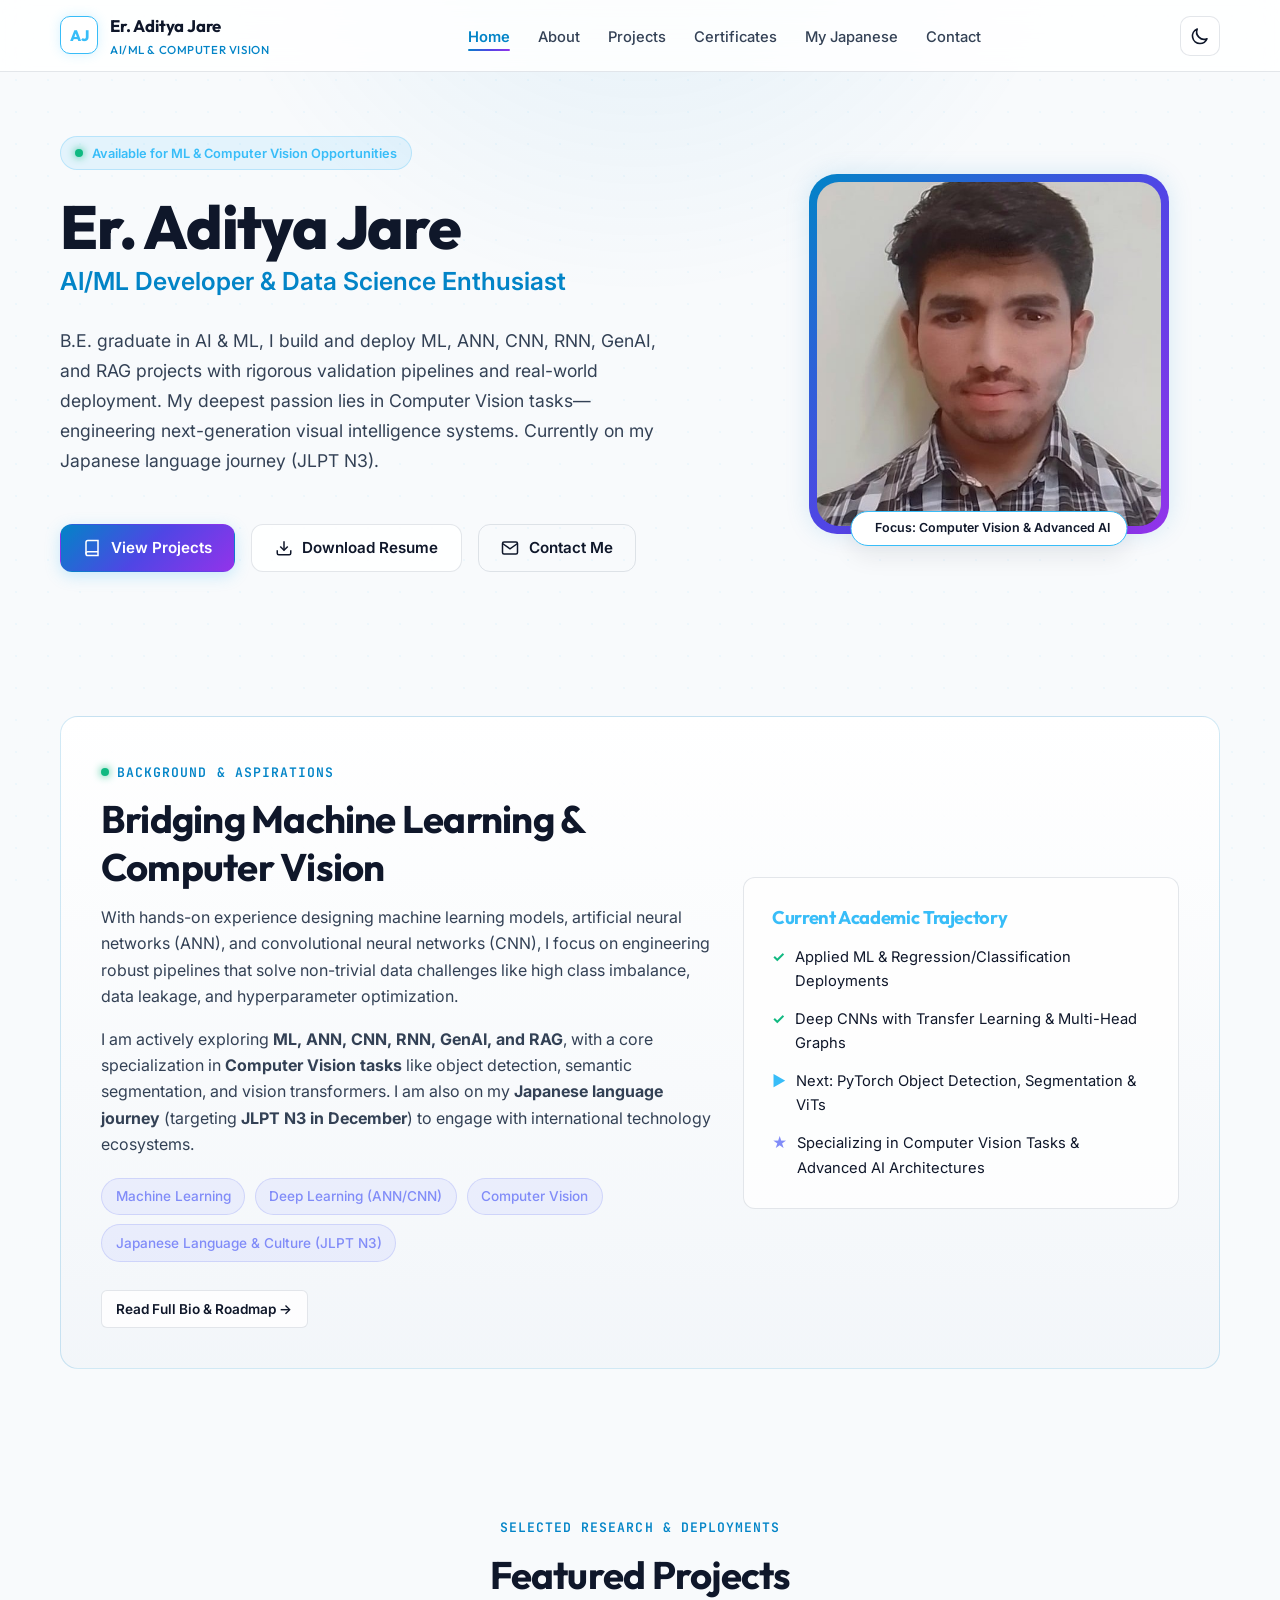
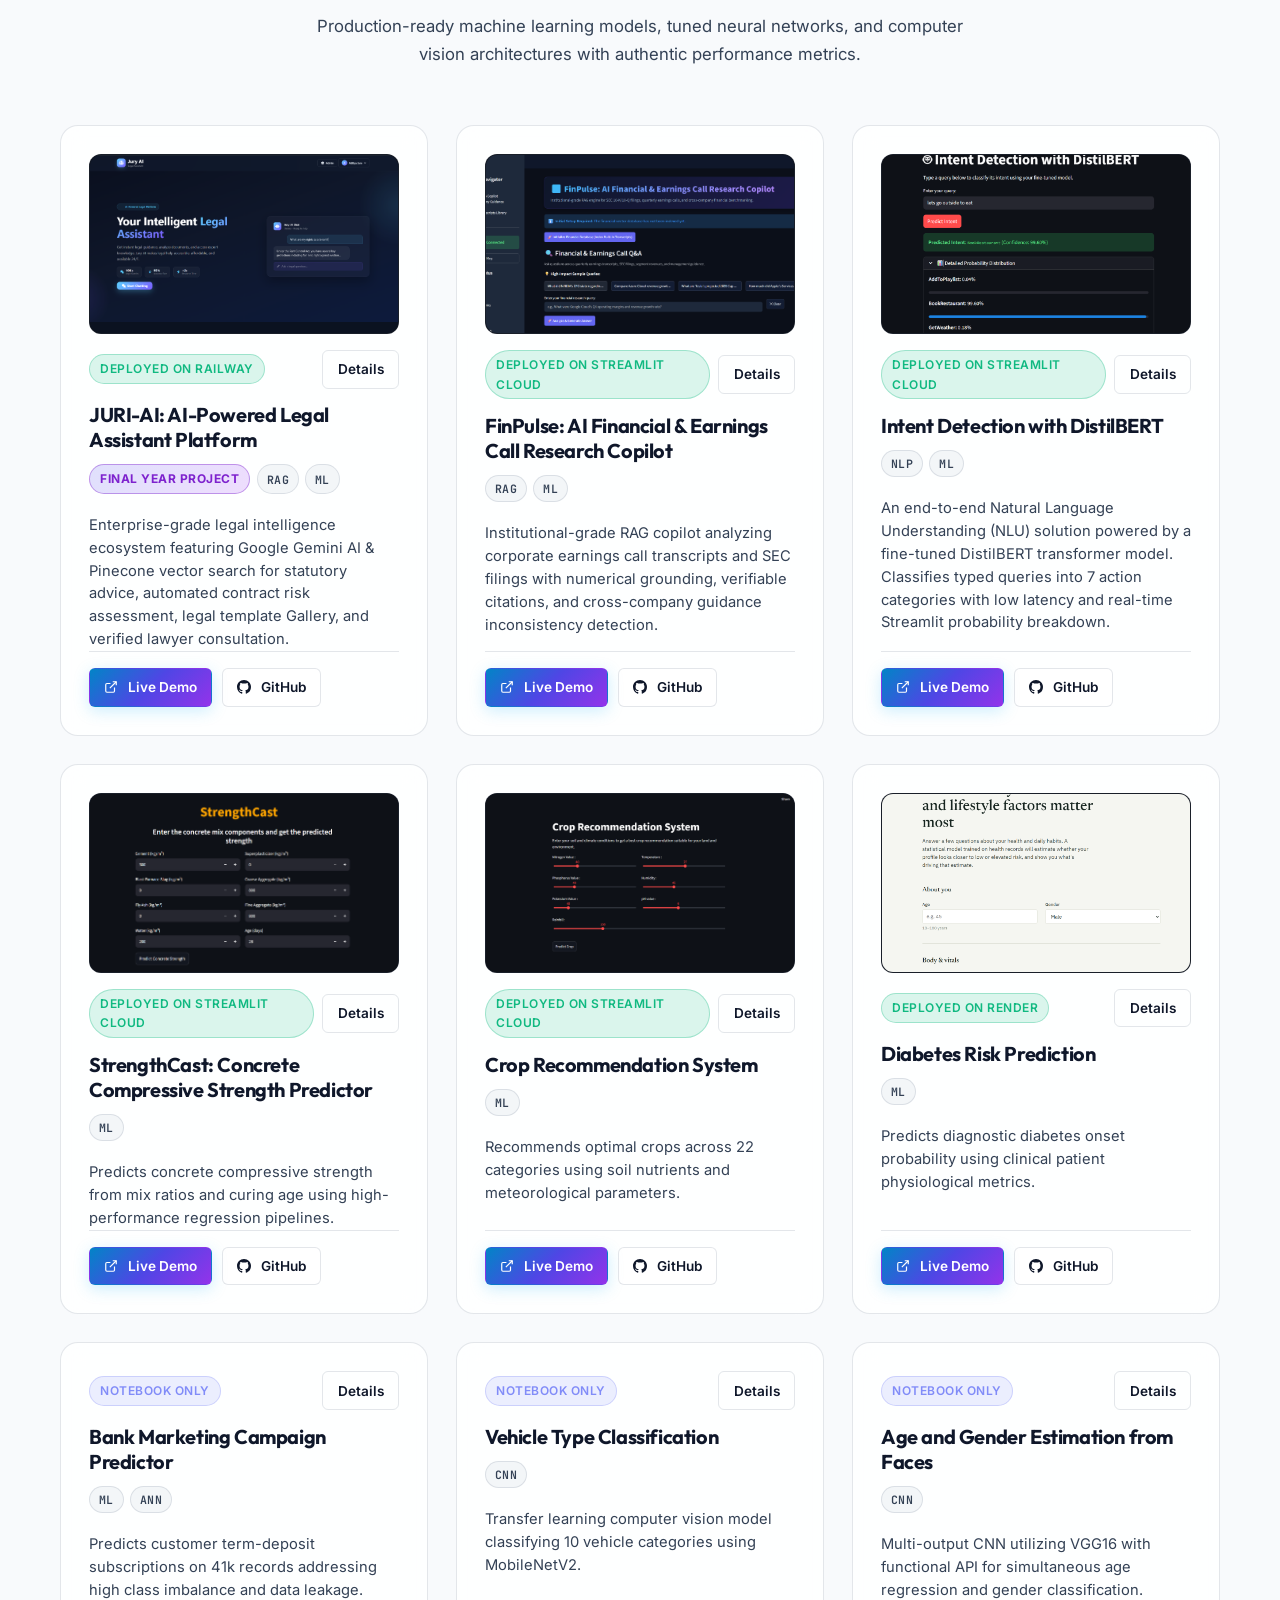
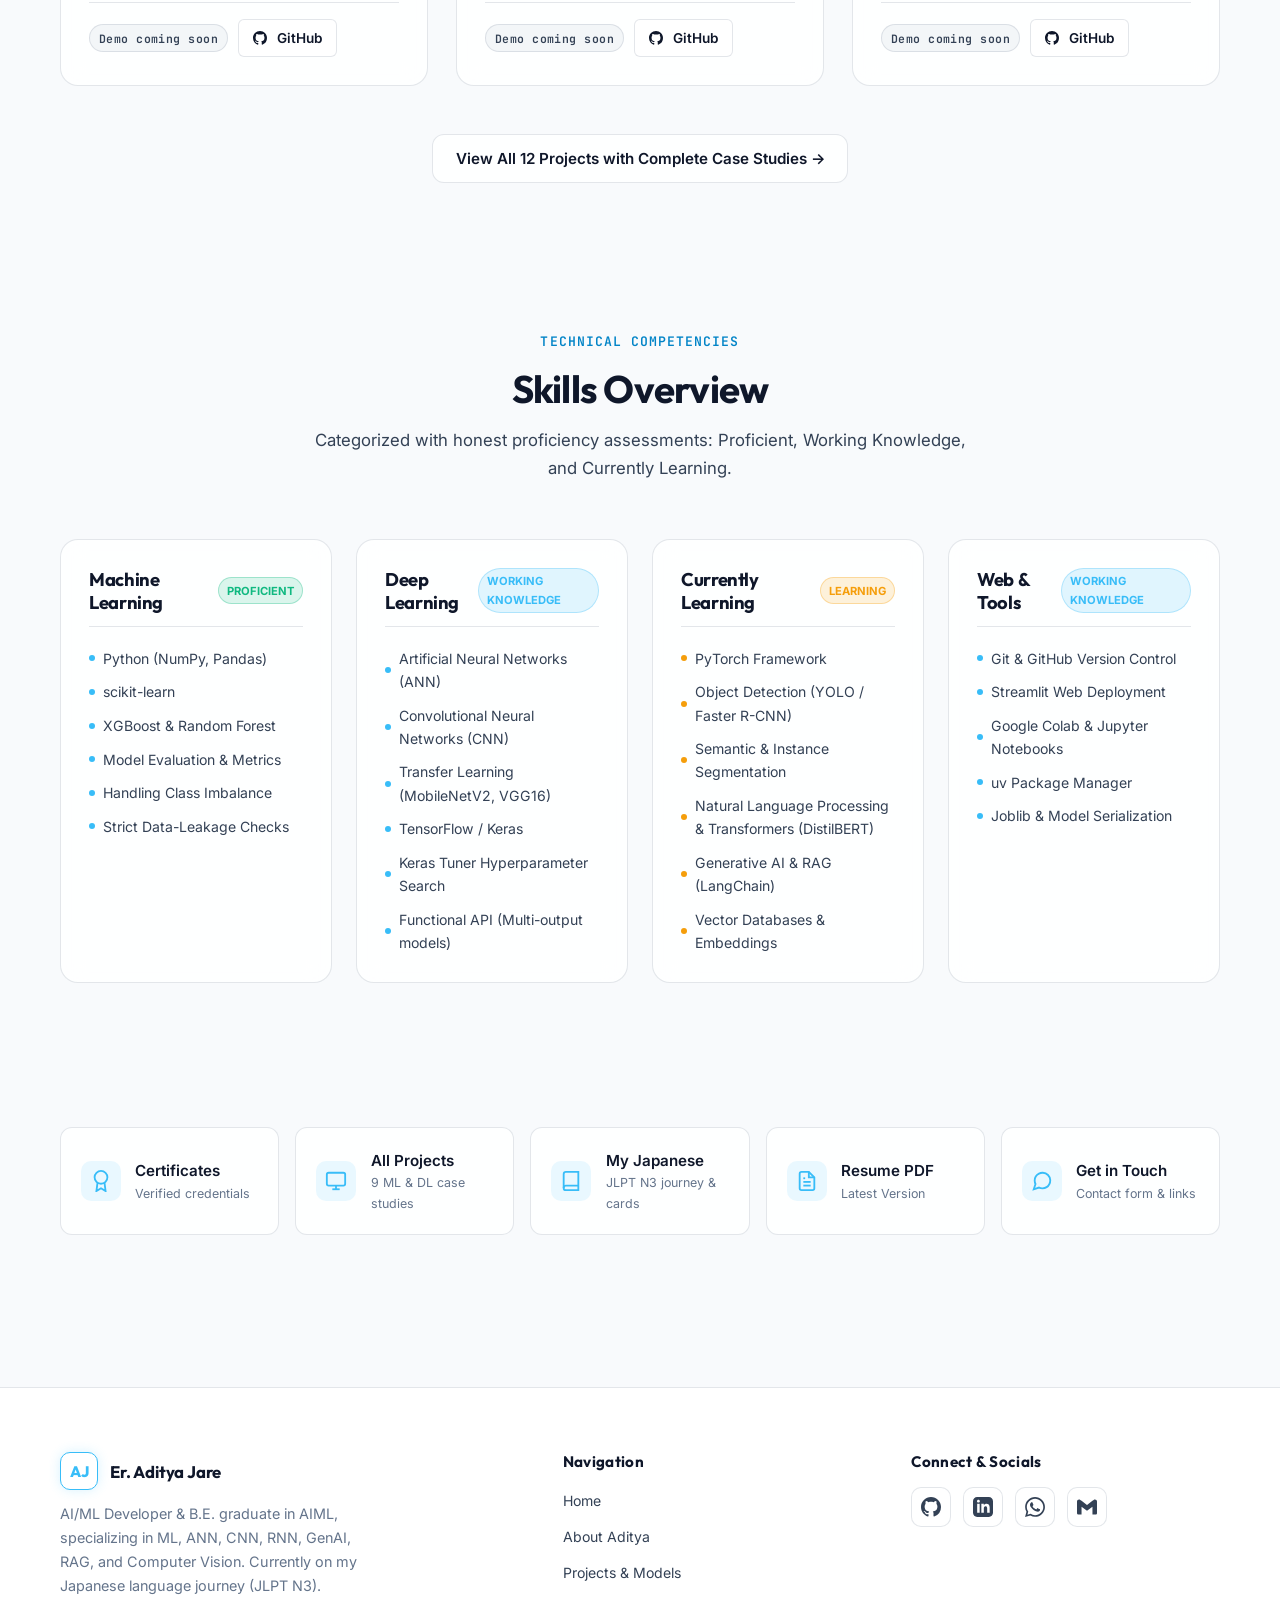
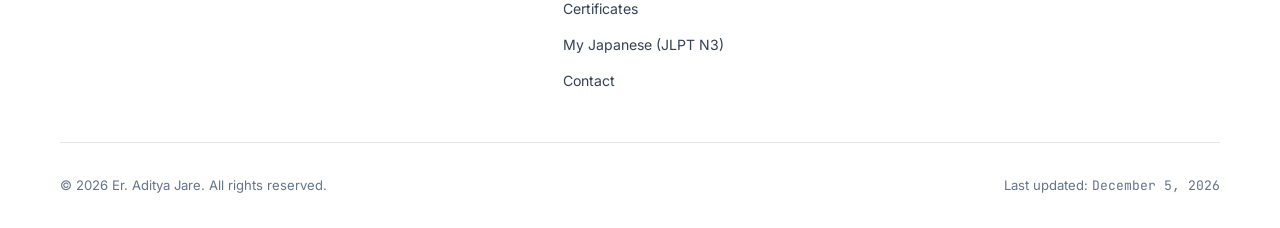
<file: index.html>
<!DOCTYPE html>
<html lang="en">

<head>
  <meta charset="UTF-8">
  <meta name="viewport" content="width=device-width, initial-scale=1.0">
  <title>Er. Aditya Jare | AI/ML Developer &amp; Computer Vision Aspirant</title>
  <meta name="description"
    content="Personal portfolio of Er. Aditya Jare, B.E. graduate in AIML, building and deploying ML, ANN, CNN, RNN, GenAI, and RAG projects with a deep passion for Computer Vision tasks and on a Japanese language journey (JLPT N3).">
  <meta name="author" content="Er. Aditya Jare">

  <!-- Open Graph / Facebook -->
  <meta property="og:type" content="website">
  <meta property="og:url" content="https://adityajare.github.io/">
  <meta property="og:title" content="Er. Aditya Jare | AI/ML Developer &amp; Computer Vision Aspirant">
  <meta property="og:description"
    content="Machine Learning, ANN, CNN, RNN, GenAI, and RAG projects by Aditya Jare. B.E. in AIML with Computer Vision specialization.">
  <meta property="og:image" content="assets/images/photo_AJ.jpeg">

  <!-- Twitter -->
  <meta name="twitter:card" content="summary_large_image">
  <meta name="twitter:title" content="Er. Aditya Jare | AI/ML Portfolio">
  <meta name="twitter:description"
    content="Explore real machine learning, deep learning, and computer vision projects by Er. Aditya Jare.">
  <meta name="twitter:image" content="assets/images/photo_AJ.jpeg">

  <!-- Favicon -->
  <link rel="icon" type="image/svg+xml" href="assets/images/favicon.svg">

  <!-- Core CSS -->
  <link rel="stylesheet" href="css/style.css">
</head>

<body>
  <!-- Header / Navigation -->
  <header class="site-header" id="site-header">
    <div class="container nav-container">
      <a href="index.html" class="brand-link" aria-label="Aditya Jare Home">
        <div class="brand-logo-badge">AJ</div>
        <div class="brand-title">
          <span class="brand-name">Er. Aditya Jare</span>
          <span class="brand-subtitle">AI/ML &amp; Computer Vision</span>
        </div>
      </a>

      <!-- Desktop & Mobile Navigation Links -->
      <nav aria-label="Main Navigation">
        <ul class="nav-menu" id="nav-menu">
          <li><a href="index.html" class="nav-link active">Home</a></li>
          <li><a href="about.html" class="nav-link">About</a></li>
          <li><a href="projects.html" class="nav-link">Projects</a></li>
          <li><a href="certificates.html" class="nav-link">Certificates</a></li>
          <li><a href="japanese.html" class="nav-link">My Japanese</a></li>
          <li><a href="contact.html" class="nav-link">Contact</a></li>
        </ul>
      </nav>

      <div class="nav-actions">
        <!-- Dark / Light Theme Toggle -->
        <button type="button" class="theme-toggle-btn" id="theme-toggle-btn" aria-label="Toggle theme mode"
          title="Toggle theme mode">
          <!-- Sun Icon (shown in dark theme) -->
          <svg class="sun-icon" xmlns="http://www.w3.org/2000/svg" fill="none" viewBox="0 0 24 24"
            stroke="currentColor">
            <path stroke-linecap="round" stroke-linejoin="round" stroke-width="2"
              d="M12 3v1m0 16v1m9-9h-1M4 12H3m15.364 6.364l-.707-.707M6.343 6.343l-.707-.707m12.728 0l-.707.707M6.343 17.657l-.707.707M16 12a4 4 0 11-8 0 4 4 0 018 0z" />
          </svg>
          <!-- Moon Icon (shown in light theme) -->
          <svg class="moon-icon" xmlns="http://www.w3.org/2000/svg" fill="none" viewBox="0 0 24 24"
            stroke="currentColor">
            <path stroke-linecap="round" stroke-linejoin="round" stroke-width="2"
              d="M20.354 15.354A9 9 0 018.646 3.646 9.003 9.003 0 0012 21a9.003 9.003 0 008.354-5.646z" />
          </svg>
        </button>

        <!-- Mobile Hamburger Button -->
        <button type="button" class="hamburger-btn" id="hamburger-btn" aria-label="Toggle navigation menu"
          aria-expanded="false" aria-controls="nav-menu">
          <span class="hamburger-line"></span>
          <span class="hamburger-line"></span>
          <span class="hamburger-line"></span>
        </button>
      </div>
    </div>
  </header>
  <div class="nav-backdrop" id="nav-backdrop"></div>

  <!-- Main Content -->
  <main class="main-content" id="main-content">
    <div class="container">

      <!-- 1. Hero Section -->
      <section class="hero-section" aria-labelledby="hero-name-heading">
        <div class="hero-grid">
          <div class="hero-content">
            <div class="hero-eyebrow-pill">
              <span class="pulse-dot"></span>
              <span>Available for ML &amp; Computer Vision Opportunities</span>
            </div>

            <div>
              <h1 id="hero-name-heading" class="hero-name">Er. Aditya Jare</h1>
              <p class="hero-title">AI/ML Developer &amp; Data Science Enthusiast</p>
            </div>

            <p class="hero-intro">
              B.E. graduate in AI & ML, I build and deploy ML, ANN, CNN, RNN, GenAI, and RAG projects with rigorous
              validation pipelines and
              real-world deployment. My deepest passion lies in Computer Vision tasks—engineering
              next-generation visual intelligence systems. Currently on my Japanese language journey (JLPT N3).
            </p>

            <div class="hero-cta-group">
              <a href="projects.html" class="btn btn-primary">
                <svg width="18" height="18" viewBox="0 0 24 24" fill="none" stroke="currentColor" stroke-width="2">
                  <path d="M4 19.5A2.5 2.5 0 0 1 6.5 17H20" />
                  <path d="M6.5 2H20v20H6.5A2.5 2.5 0 0 1 4 19.5v-15A2.5 2.5 0 0 1 6.5 2z" />
                </svg>
                View Projects
              </a>
              <a href="assets/Aditya_Jare_Resume_latest_portfolio.pdf" target="_blank" rel="noopener noreferrer"
                class="btn btn-secondary" title="Download Official Resume PDF">
                <svg width="18" height="18" viewBox="0 0 24 24" fill="none" stroke="currentColor" stroke-width="2">
                  <path d="M21 15v4a2 2 0 0 1-2 2H5a2 2 0 0 1-2-2v-4" />
                  <polyline points="7 10 12 15 17 10" />
                  <line x1="12" y1="15" x2="12" y2="3" />
                </svg>
                Download Resume
              </a>
              <a href="contact.html" class="btn btn-outline">
                <svg width="18" height="18" viewBox="0 0 24 24" fill="none" stroke="currentColor" stroke-width="2">
                  <path d="M4 4h16c1.1 0 2 .9 2 2v12c0 1.1-.9 2-2 2H4c-1.1 0-2-.9-2-2V6c0-1.1.9-2 2-2z" />
                  <polyline points="22,6 12,13 2,6" />
                </svg>
                Contact Me
              </a>
            </div>
          </div>

          <!-- Hero Avatar with Computer Vision Aesthetic -->
          <div class="hero-avatar-wrapper">
            <div class="hero-avatar-frame">
              <img src="assets/images/photo_AJ.jpeg" alt="Profile photo of Er. Aditya Jare" class="hero-avatar-img"
                width="360" height="360" />
              <div class="hero-cv-badge">
                <svg width="14" height="14" viewBox="0 0 24 24" fill="none" stroke="var(--accent-cyan)"
                  stroke-width="2">
                  <circle cx="12" cy="12" r="3" />
                  <path d="M3 7V5a2 2 0 0 1 2-2h2" />
                  <path d="M17 3h2a2 2 0 0 1 2 2v2" />
                  <path d="M21 17v2a2 2 0 0 1-2 2h-2" />
                  <path d="M7 21H5a2 2 0 0 1-2-2v-2" />
                </svg>
                <span>Focus: Computer Vision &amp; Advanced AI</span>
              </div>
            </div>
          </div>
        </div>
      </section>

      <!-- 2. About Preview Section -->
      <section class="section" aria-labelledby="about-preview-heading">
        <div class="about-preview-card">
          <div>
            <span class="section-eyebrow">
              <span class="pulse-dot"></span>
              Background &amp; Aspirations
            </span>
            <h2 id="about-preview-heading" style="margin-bottom: 0.8rem;">Bridging Machine Learning &amp; Computer
              Vision</h2>
            <p>
              With hands-on experience designing machine learning models, artificial neural networks (ANN), and
              convolutional neural networks (CNN), I focus on engineering robust pipelines that solve non-trivial data
              challenges like high class imbalance, data leakage, and hyperparameter optimization.
            </p>
            <p>
              I am actively exploring <strong>ML, ANN, CNN, RNN, GenAI, and RAG</strong>, with a core specialization in
              <strong>Computer Vision tasks</strong> like object detection,
              semantic segmentation, and vision transformers. I am also on my <strong>Japanese language journey</strong>
              (targeting <strong>JLPT N3 in December</strong>) to engage with international technology
              ecosystems.
            </p>
            <div class="interests-pill-group">
              <span class="interest-pill">Machine Learning</span>
              <span class="interest-pill">Deep Learning (ANN/CNN)</span>
              <span class="interest-pill">Computer Vision</span>
              <span class="interest-pill">Japanese Language &amp; Culture (JLPT N3)</span>
            </div>
            <a href="about.html" class="btn btn-secondary btn-sm">
              Read Full Bio &amp; Roadmap &rarr;
            </a>
          </div>

          <div
            style="background: var(--bg-card); border: 1px solid var(--border-subtle); border-radius: var(--radius-md); padding: 1.75rem;">
            <h3 style="font-size: 1.15rem; margin-bottom: 1rem; color: var(--accent-cyan);">Current Academic Trajectory
            </h3>
            <ul style="list-style: none; display: flex; flex-direction: column; gap: 0.85rem; font-size: 0.92rem;">
              <li style="display: flex; gap: 0.6rem;">
                <span style="color: var(--accent-emerald); font-weight: bold;">✓</span>
                <span>Applied ML &amp; Regression/Classification Deployments</span>
              </li>
              <li style="display: flex; gap: 0.6rem;">
                <span style="color: var(--accent-emerald); font-weight: bold;">✓</span>
                <span>Deep CNNs with Transfer Learning &amp; Multi-Head Graphs</span>
              </li>
              <li style="display: flex; gap: 0.6rem;">
                <span style="color: var(--accent-cyan); font-weight: bold;">▶</span>
                <span>Next: PyTorch Object Detection, Segmentation &amp; ViTs</span>
              </li>
              <li style="display: flex; gap: 0.6rem;">
                <span style="color: var(--accent-indigo); font-weight: bold;">★</span>
                <span>Specializing in Computer Vision Tasks &amp; Advanced AI Architectures</span>
              </li>
            </ul>
          </div>
        </div>
      </section>

      <!-- 3. Featured Projects (6 Cards: 1, 2, 3, 4, 8, 9) -->
      <section class="section" aria-labelledby="featured-projects-heading">
        <div class="section-header">
          <span class="section-eyebrow">Selected Research &amp; Deployments</span>
          <h2 id="featured-projects-heading" class="section-title">Featured Projects</h2>
          <p class="section-description">
            Production-ready machine learning models, tuned neural networks, and computer vision architectures with
            authentic performance metrics.
          </p>
        </div>

        <div class="projects-grid" id="featured-projects-grid">
          <!-- Populated dynamically by js/projects.js from data/projects.json -->
          <div class="empty-state-card">
            <p>Loading featured projects...</p>
          </div>
        </div>

        <div style="text-align: center; margin-top: 3rem;">
          <a href="projects.html" class="btn btn-secondary">
            View All 12 Projects with Complete Case Studies &rarr;
          </a>
        </div>
      </section>

      <!-- 4. Skills Overview Section -->
      <section class="section" aria-labelledby="skills-heading">
        <div class="section-header">
          <span class="section-eyebrow">Technical Competencies</span>
          <h2 id="skills-heading" class="section-title">Skills Overview</h2>
          <p class="section-description">
            Categorized with honest proficiency assessments: Proficient, Working Knowledge, and Currently Learning.
          </p>
        </div>

        <div class="skills-grid">
          <!-- Machine Learning -->
          <div class="card skill-category-card">
            <div class="skill-card-top">
              <h3 style="font-size: 1.15rem;">Machine Learning</h3>
              <span class="skill-level-badge skill-level-proficient">Proficient</span>
            </div>
            <ul class="skill-list">
              <li class="skill-item"><span class="skill-bullet"></span>Python (NumPy, Pandas)</li>
              <li class="skill-item"><span class="skill-bullet"></span>scikit-learn</li>
              <li class="skill-item"><span class="skill-bullet"></span>XGBoost &amp; Random Forest</li>
              <li class="skill-item"><span class="skill-bullet"></span>Model Evaluation &amp; Metrics</li>
              <li class="skill-item"><span class="skill-bullet"></span>Handling Class Imbalance</li>
              <li class="skill-item"><span class="skill-bullet"></span>Strict Data-Leakage Checks</li>
            </ul>
          </div>

          <!-- Deep Learning -->
          <div class="card skill-category-card">
            <div class="skill-card-top">
              <h3 style="font-size: 1.15rem;">Deep Learning</h3>
              <span class="skill-level-badge skill-level-working">Working Knowledge</span>
            </div>
            <ul class="skill-list">
              <li class="skill-item"><span class="skill-bullet"></span>Artificial Neural Networks (ANN)</li>
              <li class="skill-item"><span class="skill-bullet"></span>Convolutional Neural Networks (CNN)</li>
              <li class="skill-item"><span class="skill-bullet"></span>Transfer Learning (MobileNetV2, VGG16)</li>
              <li class="skill-item"><span class="skill-bullet"></span>TensorFlow / Keras</li>
              <li class="skill-item"><span class="skill-bullet"></span>Keras Tuner Hyperparameter Search</li>
              <li class="skill-item"><span class="skill-bullet"></span>Functional API (Multi-output models)</li>
            </ul>
          </div>

          <!-- Currently Learning -->
          <div class="card skill-category-card">
            <div class="skill-card-top">
              <h3 style="font-size: 1.15rem;">Currently Learning</h3>
              <span class="skill-level-badge skill-level-learning">Learning</span>
            </div>
            <ul class="skill-list">
              <li class="skill-item"><span class="skill-bullet" style="background: var(--accent-amber);"></span>PyTorch
                Framework</li>
              <li class="skill-item"><span class="skill-bullet" style="background: var(--accent-amber);"></span>Object
                Detection (YOLO / Faster R-CNN)</li>
              <li class="skill-item"><span class="skill-bullet" style="background: var(--accent-amber);"></span>Semantic
                &amp; Instance Segmentation</li>
              <li class="skill-item"><span class="skill-bullet"
                  style="background: var(--accent-amber);"></span>Natural Language Processing &amp; Transformers (DistilBERT)</li>
              <li class="skill-item"><span class="skill-bullet"
                  style="background: var(--accent-amber);"></span>Generative AI &amp; RAG (LangChain)</li>
              <li class="skill-item"><span class="skill-bullet" style="background: var(--accent-amber);"></span>Vector
                Databases &amp; Embeddings</li>
            </ul>
          </div>

          <!-- Web & Tools -->
          <div class="card skill-category-card">
            <div class="skill-card-top">
              <h3 style="font-size: 1.15rem;">Web &amp; Tools</h3>
              <span class="skill-level-badge skill-level-working">Working Knowledge</span>
            </div>
            <ul class="skill-list">
              <li class="skill-item"><span class="skill-bullet"></span>Git &amp; GitHub Version Control</li>
              <li class="skill-item"><span class="skill-bullet"></span>Streamlit Web Deployment</li>
              <li class="skill-item"><span class="skill-bullet"></span>Google Colab &amp; Jupyter Notebooks</li>
              <li class="skill-item"><span class="skill-bullet"></span>uv Package Manager</li>
              <li class="skill-item"><span class="skill-bullet"></span>Joblib &amp; Model Serialization</li>
            </ul>
          </div>
        </div>
      </section>

      <!-- 5. Highlights Strip with Quick Links -->
      <section class="section" style="padding-top: 1rem; padding-bottom: 2rem;" aria-label="Quick Highlights">
        <div class="highlights-strip">
          <a href="certificates.html" class="highlight-link-card">
            <div class="highlight-icon">
              <svg width="22" height="22" viewBox="0 0 24 24" fill="none" stroke="currentColor" stroke-width="2">
                <circle cx="12" cy="8" r="7" />
                <polyline points="8.21 13.89 7 23 12 20 17 23 15.79 13.88" />
              </svg>
            </div>
            <div>
              <div class="highlight-title">Certificates</div>
              <div class="highlight-desc">Verified credentials</div>
            </div>
          </a>

          <a href="projects.html" class="highlight-link-card">
            <div class="highlight-icon">
              <svg width="22" height="22" viewBox="0 0 24 24" fill="none" stroke="currentColor" stroke-width="2">
                <rect x="2" y="3" width="20" height="14" rx="2" ry="2" />
                <line x1="8" y1="21" x2="16" y2="21" />
                <line x1="12" y1="17" x2="12" y2="21" />
              </svg>
            </div>
            <div>
              <div class="highlight-title">All Projects</div>
              <div class="highlight-desc">9 ML &amp; DL case studies</div>
            </div>
          </a>

          <a href="japanese.html" class="highlight-link-card">
            <div class="highlight-icon">
              <svg width="22" height="22" viewBox="0 0 24 24" fill="none" stroke="currentColor" stroke-width="2">
                <path d="M4 19.5A2.5 2.5 0 0 1 6.5 17H20" />
                <path d="M6.5 2H20v20H6.5A2.5 2.5 0 0 1 4 19.5v-15A2.5 2.5 0 0 1 6.5 2z" />
              </svg>
            </div>
            <div>
              <div class="highlight-title">My Japanese</div>
              <div class="highlight-desc">JLPT N3 journey &amp; cards</div>
            </div>
          </a>

          <a href="assets/Aditya_Jare_Resume_latest_portfolio.pdf" target="_blank" rel="noopener noreferrer"
            class="highlight-link-card">
            <div class="highlight-icon">
              <svg width="22" height="22" viewBox="0 0 24 24" fill="none" stroke="currentColor" stroke-width="2">
                <path d="M14 2H6a2 2 0 0 0-2 2v16a2 2 0 0 0 2 2h12a2 2 0 0 0 2-2V8z" />
                <polyline points="14 2 14 8 20 8" />
                <line x1="16" y1="13" x2="8" y2="13" />
                <line x1="16" y1="17" x2="8" y2="17" />
                <polyline points="10 9 9 9 8 9" />
              </svg>
            </div>
            <div>
              <div class="highlight-title">Resume PDF</div>
              <div class="highlight-desc">Latest Version</div>
            </div>
          </a>

          <a href="contact.html" class="highlight-link-card">
            <div class="highlight-icon">
              <svg width="22" height="22" viewBox="0 0 24 24" fill="none" stroke="currentColor" stroke-width="2">
                <path
                  d="M21 11.5a8.38 8.38 0 0 1-.9 3.8 8.5 8.5 0 0 1-7.6 4.7 8.38 8.38 0 0 1-3.8-.9L3 21l1.9-5.7a8.38 8.38 0 0 1-.9-3.8 8.5 8.5 0 0 1 4.7-7.6 8.38 8.38 0 0 1 3.8-.9h.5a8.48 8.48 0 0 1 8 8v.5z" />
              </svg>
            </div>
            <div>
              <div class="highlight-title">Get in Touch</div>
              <div class="highlight-desc">Contact form &amp; links</div>
            </div>
          </a>
        </div>
      </section>

    </div>
  </main>

  <!-- Consistent Global Footer -->
  <footer class="site-footer" id="site-footer">
    <div class="container">
      <div class="footer-top">
        <div>
          <div class="brand-link" style="margin-bottom: 0.5rem;">
            <div class="brand-logo-badge">AJ</div>
            <span class="brand-name">Er. Aditya Jare</span>
          </div>
          <p class="footer-brand-desc">
            AI/ML Developer &amp; B.E. graduate in AIML, specializing in ML, ANN, CNN, RNN, GenAI, RAG, and Computer
            Vision. Currently on my Japanese language journey (JLPT N3).
          </p>
        </div>

        <div>
          <h4 class="footer-nav-title">Navigation</h4>
          <ul class="footer-links-list">
            <li><a href="index.html" class="footer-link">Home</a></li>
            <li><a href="about.html" class="footer-link">About Aditya</a></li>
            <li><a href="projects.html" class="footer-link">Projects &amp; Models</a></li>
            <li><a href="certificates.html" class="footer-link">Certificates</a></li>
            <li><a href="japanese.html" class="footer-link">My Japanese (JLPT N3)</a></li>
            <li><a href="contact.html" class="footer-link">Contact</a></li>
          </ul>
        </div>

        <div>
          <h4 class="footer-nav-title">Connect &amp; Socials</h4>
          <div class="footer-socials">
            <!-- GitHub -->
            <a href="https://github.com/AdityaJare" target="_blank" rel="noopener noreferrer" class="footer-social-btn"
              aria-label="GitHub profile of Aditya Jare">
              <svg width="20" height="20" viewBox="0 0 24 24" fill="currentColor">
                <path
                  d="M12 0C5.37 0 0 5.37 0 12c0 5.31 3.435 9.795 8.205 11.385.6.105.825-.255.825-.57 0-.285-.015-1.23-.015-2.235-3.015.555-3.795-.735-4.035-1.41-.135-.345-.72-1.41-1.23-1.695-.42-.225-1.02-.78-.015-.795.945-.015 1.62.87 1.845 1.23 1.08 1.815 2.805 1.305 3.495.99.105-.78.42-1.305.765-1.605-2.67-.3-5.46-1.335-5.46-5.925 0-1.305.465-2.385 1.23-3.225-.12-.3-.54-1.53.12-3.18 0 0 1.005-.315 3.3 1.23.96-.27 1.98-.405 3-.405s2.04.135 3 .405c2.295-1.56 3.3-1.23 3.3-1.23.66 1.65.24 2.88.12 3.18.765.84 1.23 1.905 1.23 3.225 0 4.605-2.805 5.625-5.475 5.925.435.375.81 1.095.81 2.22 0 1.605-.015 2.895-.015 3.3 0 .315.225.69.825.57A12.02 12.02 0 0 0 24 12c0-6.63-5.37-12-12-12z" />
              </svg>
            </a>
            <!-- LinkedIn -->
            <a href="https://www.linkedin.com/in/aditya-jare-73b071218/" target="_blank" rel="noopener noreferrer"
              class="footer-social-btn" aria-label="LinkedIn profile of Aditya Jare">
              <svg width="20" height="20" viewBox="0 0 24 24" fill="currentColor">
                <path
                  d="M19 0h-14c-2.761 0-5 2.239-5 5v14c0 2.761 2.239 5 5 5h14c2.762 0 5-2.239 5-5v-14c0-2.761-2.238-5-5-5zm-11 19h-3v-11h3v11zm-1.5-12.268c-.966 0-1.75-.79-1.75-1.764s.784-1.764 1.75-1.764 1.75.79 1.75 1.764-.783 1.764-1.75 1.764zm13.5 12.268h-3v-5.604c0-3.368-4-3.113-4 0v5.604h-3v-11h3v1.765c1.396-2.586 7-2.777 7 2.476v6.759z" />
              </svg>
            </a>

            <!-- WhatsApp -->
            <a href="https://wa.me/919579635665" target="_blank" rel="noopener noreferrer" class="footer-social-btn"
              aria-label="Chat on WhatsApp with Aditya Jare">
              <svg width="20" height="20" viewBox="0 0 24 24" fill="currentColor">
                <path
                  d="M.057 24l1.687-6.163c-1.041-1.804-1.588-3.849-1.587-5.946.003-6.556 5.338-11.891 11.893-11.891 3.181.001 6.167 1.24 8.413 3.488 2.245 2.248 3.481 5.236 3.48 8.414-.003 6.557-5.338 11.892-11.893 11.892-1.99-.001-3.951-.5-5.688-1.448l-6.305 1.654zm6.597-3.807c1.676.995 3.276 1.591 5.392 1.592 5.448 0 9.886-4.434 9.889-9.885.002-5.462-4.415-9.89-9.881-9.892-5.452 0-9.887 4.434-9.889 9.884-.001 2.225.651 3.891 1.746 5.634l-.999 3.648 3.742-.981zm11.387-5.464c-.074-.124-.272-.198-.57-.347-.297-.149-1.758-.868-2.031-.967-.272-.099-.47-.149-.669.149-.198.297-.768.967-.941 1.165-.173.198-.347.223-.644.074-.297-.149-1.255-.462-2.39-1.475-.883-.788-1.48-1.761-1.653-2.059-.173-.297-.018-.458.13-.606.134-.133.297-.347.446-.521.151-.172.2-.296.3-.495.099-.198.05-.372-.025-.521-.075-.148-.669-1.611-.916-2.206-.242-.579-.487-.501-.669-.51l-.57-.01c-.198 0-.52.074-.792.372s-1.04 1.016-1.04 2.479 1.065 2.876 1.213 3.074c.149.198 2.095 3.2 5.076 4.487.709.306 1.263.489 1.694.626.712.226 1.36.194 1.872.118.571-.085 1.758-.719 2.006-1.413.248-.695.248-1.29.173-1.414z" />
              </svg>
            </a>
            <!-- Gmail Mailto -->
            <a href="mailto:adityajare2004@gmail.com" class="footer-social-btn"
              aria-label="Send direct email to Aditya Jare">
              <svg width="20" height="20" viewBox="0 0 24 24" fill="currentColor">
                <path
                  d="M24 5.457v13.909c0 .904-.732 1.636-1.636 1.636h-3.819V11.73L12 16.64l-6.545-4.91v9.273H1.636A1.636 1.636 0 0 1 0 19.366V5.457c0-2.023 2.309-3.178 3.927-1.964L5.455 4.64 12 9.548l6.545-4.91 1.528-1.145C21.69 2.28 24 3.434 24 5.457z" />
              </svg>
            </a>
          </div>
        </div>
      </div>

      <div class="footer-bottom">
        <div>
          &copy; <span id="footer-year">2026</span> Er. Aditya Jare. All rights reserved.
        </div>
        <div>
          Last updated: <span id="footer-last-updated" class="text-mono">October 2026</span>
        </div>
      </div>
    </div>
  </footer>

  <!-- Floating Back to Top Button -->
  <button type="button" class="back-to-top-btn" id="back-to-top-btn" aria-label="Scroll back to top of page"
    title="Scroll back to top">
    <svg width="20" height="20" viewBox="0 0 24 24" fill="none" stroke="currentColor" stroke-width="2.5">
      <polyline points="18 15 12 9 6 15" />
    </svg>
  </button>

  <!-- Scripts -->
  <script src="js/main.js"></script>
  <script src="js/projects.js"></script>
</body>

</html>
</file>
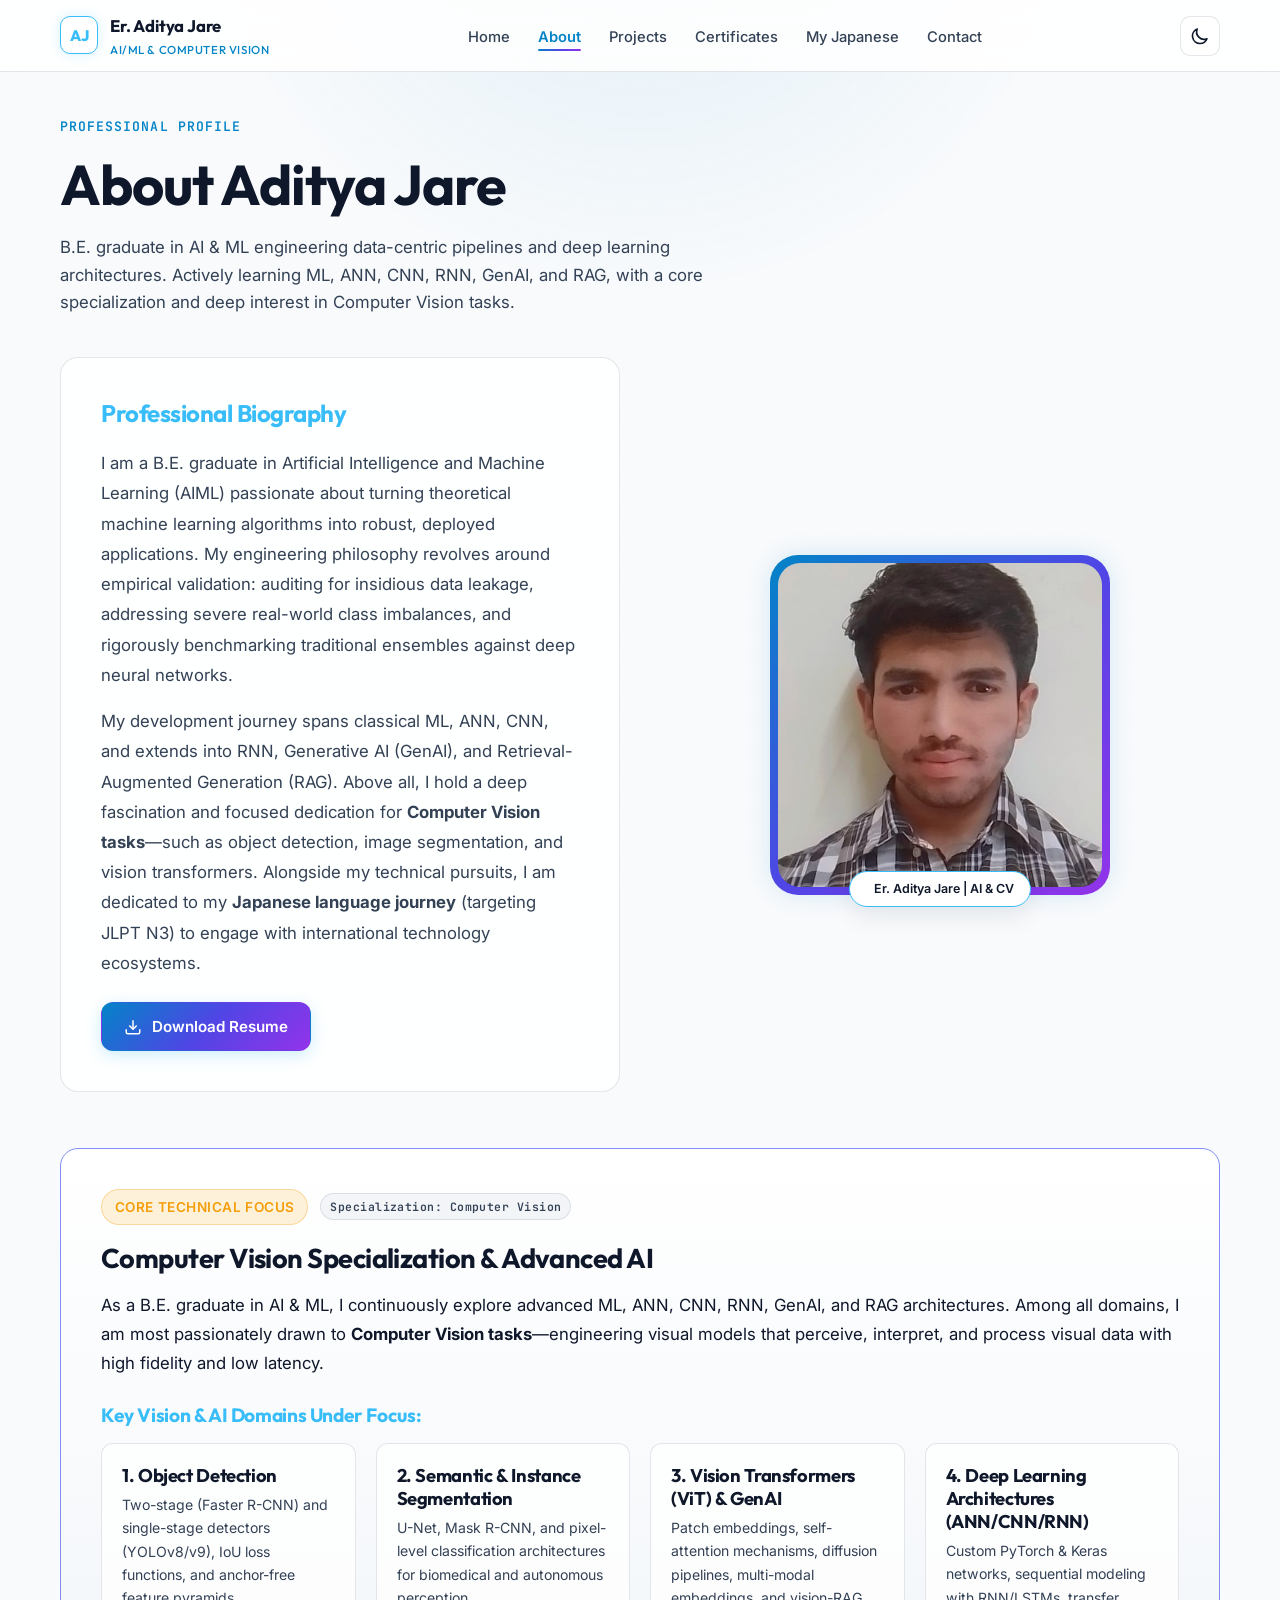
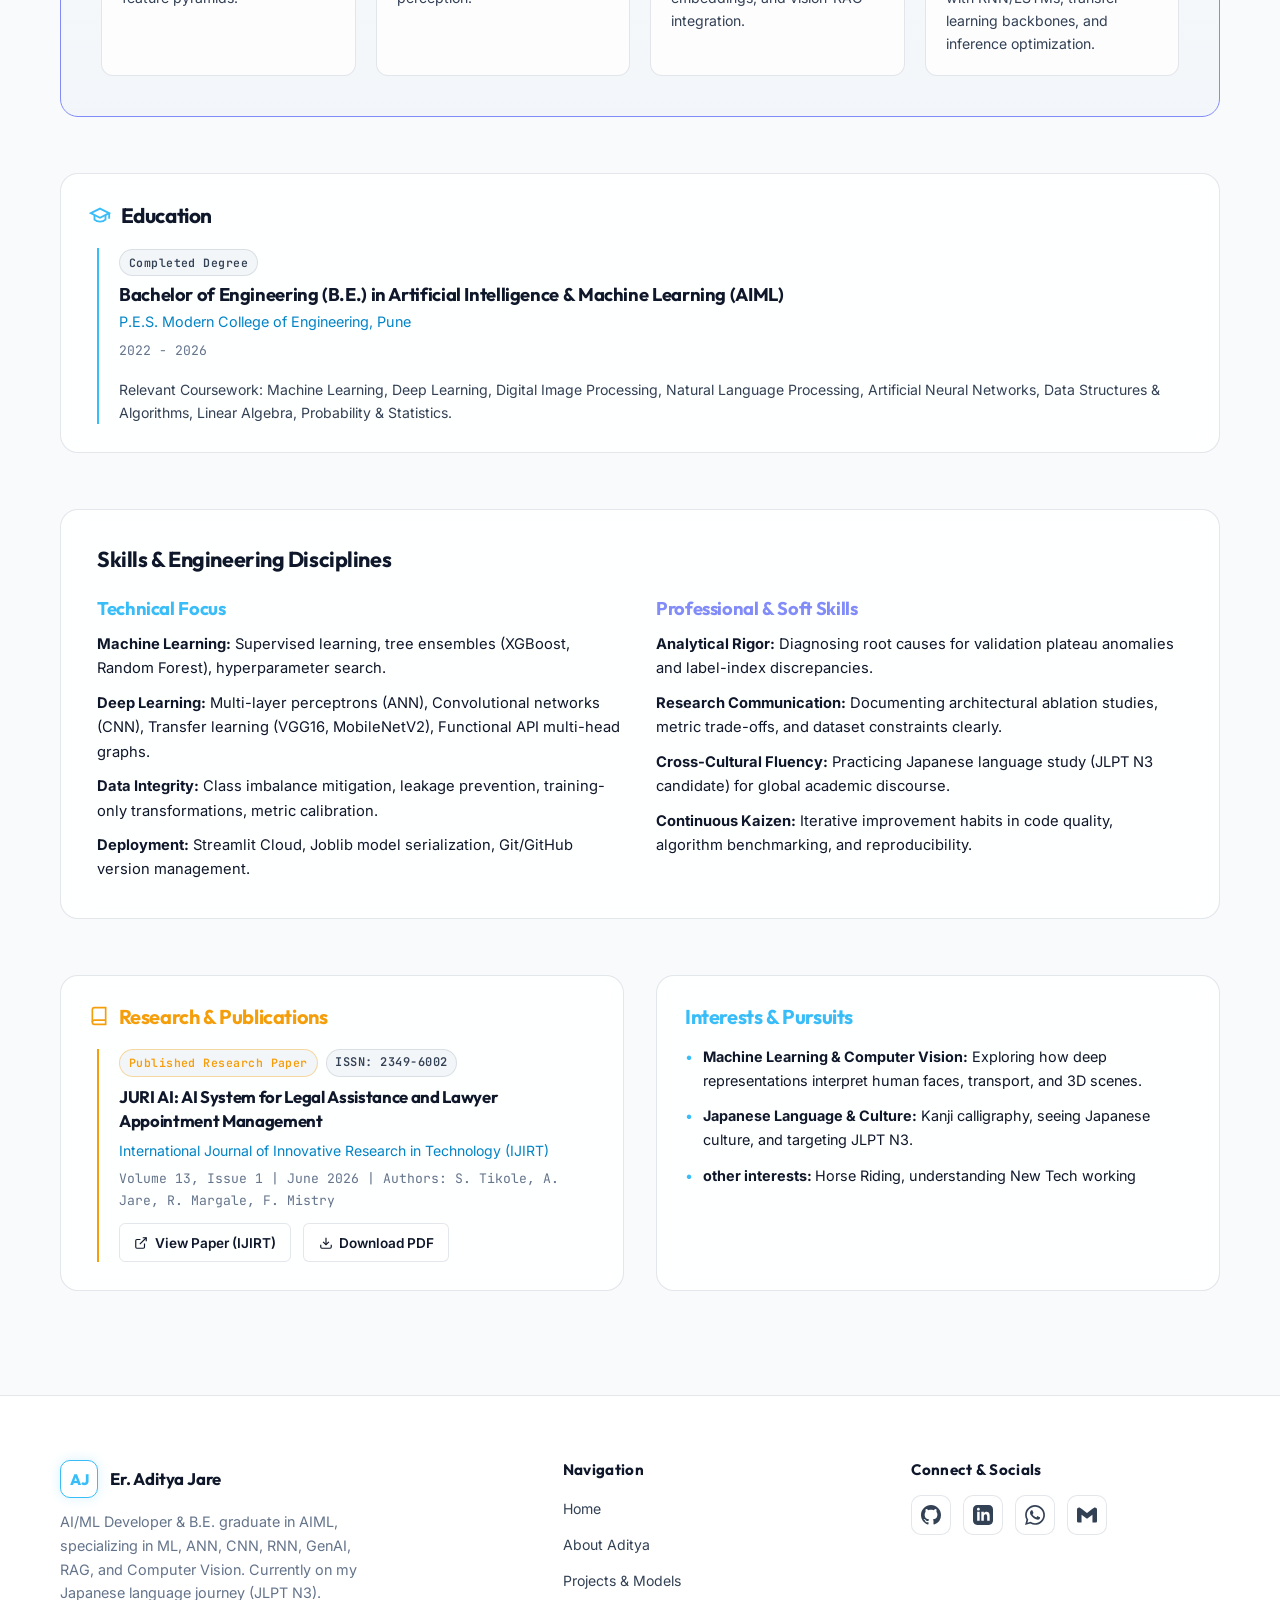
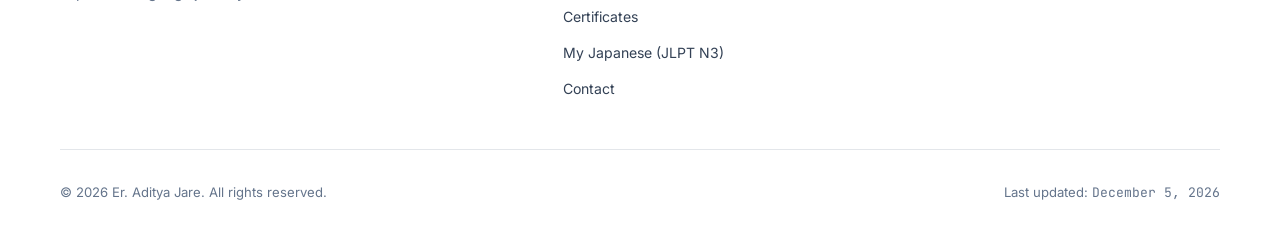
<file: about.html>
<!DOCTYPE html>
<html lang="en">

<head>
  <meta charset="UTF-8">
  <meta name="viewport" content="width=device-width, initial-scale=1.0">
  <title>About | Er. Aditya Jare - AI/ML Developer</title>
  <meta name="description"
    content="Professional bio, education, and technical trajectory of Er. Aditya Jare, B.E. graduate in AIML actively exploring ML, ANN, CNN, RNN, GenAI, and RAG, with specialized passion for Computer Vision.">
  <meta property="og:image" content="assets/images/photo_AJ.jpeg">
  <meta name="twitter:image" content="assets/images/photo_AJ.jpeg">
  <link rel="icon" type="image/svg+xml" href="assets/images/favicon.svg">
  <link rel="stylesheet" href="css/style.css">
</head>

<body>
  <!-- Header / Navigation -->
  <header class="site-header" id="site-header">
    <div class="container nav-container">
      <a href="index.html" class="brand-link" aria-label="Aditya Jare Home">
        <div class="brand-logo-badge">AJ</div>
        <div class="brand-title">
          <span class="brand-name">Er. Aditya Jare</span>
          <span class="brand-subtitle">AI/ML &amp; Computer Vision</span>
        </div>
      </a>

      <nav aria-label="Main Navigation">
        <ul class="nav-menu" id="nav-menu">
          <li><a href="index.html" class="nav-link">Home</a></li>
          <li><a href="about.html" class="nav-link active">About</a></li>
          <li><a href="projects.html" class="nav-link">Projects</a></li>
          <li><a href="certificates.html" class="nav-link">Certificates</a></li>
          <li><a href="japanese.html" class="nav-link">My Japanese</a></li>
          <li><a href="contact.html" class="nav-link">Contact</a></li>
        </ul>
      </nav>

      <div class="nav-actions">
        <button type="button" class="theme-toggle-btn" id="theme-toggle-btn" aria-label="Toggle theme mode"
          title="Toggle theme mode">
          <svg class="sun-icon" xmlns="http://www.w3.org/2000/svg" fill="none" viewBox="0 0 24 24"
            stroke="currentColor">
            <path stroke-linecap="round" stroke-linejoin="round" stroke-width="2"
              d="M12 3v1m0 16v1m9-9h-1M4 12H3m15.364 6.364l-.707-.707M6.343 6.343l-.707-.707m12.728 0l-.707.707M6.343 17.657l-.707.707M16 12a4 4 0 11-8 0 4 4 0 018 0z" />
          </svg>
          <svg class="moon-icon" xmlns="http://www.w3.org/2000/svg" fill="none" viewBox="0 0 24 24"
            stroke="currentColor">
            <path stroke-linecap="round" stroke-linejoin="round" stroke-width="2"
              d="M20.354 15.354A9 9 0 018.646 3.646 9.003 9.003 0 0012 21a9.003 9.003 0 008.354-5.646z" />
          </svg>
        </button>
        <button type="button" class="hamburger-btn" id="hamburger-btn" aria-label="Toggle navigation menu"
          aria-expanded="false" aria-controls="nav-menu">
          <span class="hamburger-line"></span>
          <span class="hamburger-line"></span>
          <span class="hamburger-line"></span>
        </button>
      </div>
    </div>
  </header>
  <div class="nav-backdrop" id="nav-backdrop"></div>

  <!-- Main Content -->
  <main class="main-content">
    <div class="container">

      <!-- Page Header -->
      <section class="section" style="padding-top: 1rem; padding-bottom: 2.5rem;">
        <div class="section-header" style="text-align: left; margin: 0 0 2.5rem;">
          <span class="section-eyebrow">Professional Profile</span>
          <h1 class="section-title">About Aditya Jare</h1>
          <p class="section-description">
            B.E. graduate in AI &amp; ML engineering data-centric pipelines and deep learning architectures. Actively
            learning ML, ANN, CNN, RNN, GenAI, and RAG, with a core specialization and deep interest in Computer Vision
            tasks.
          </p>
        </div>

        <!-- Bio & Profile Image Grid -->
        <div style="display: grid; grid-template-columns: repeat(auto-fit, minmax(320px, 1fr)); gap: 2.5rem; margin-bottom: 3.5rem; align-items: center;">
          <div class="card" style="padding: 2.5rem;">
            <h2 style="font-size: 1.5rem; margin-bottom: 1.25rem; color: var(--accent-cyan);">Professional Biography
            </h2>
            <p style="font-size: 1.05rem; line-height: 1.8;">
              I am a B.E. graduate in Artificial Intelligence and Machine Learning (AIML) passionate about turning
              theoretical machine learning algorithms into robust, deployed applications. My engineering philosophy
              revolves around empirical validation: auditing for insidious data leakage, addressing severe real-world
              class imbalances, and rigorously benchmarking traditional ensembles against deep neural networks.
            </p>
            <p style="font-size: 1.05rem; line-height: 1.8;">
              My development journey spans classical ML, ANN, CNN, and extends into RNN, Generative AI (GenAI), and
              Retrieval-Augmented Generation (RAG). Above all, I hold a deep fascination and focused dedication for
              <strong>Computer Vision tasks</strong>—such as object detection, image segmentation, and vision
              transformers. Alongside my technical pursuits, I am dedicated to my <strong>Japanese language
                journey</strong> (targeting JLPT N3) to engage with international technology ecosystems.
            </p>
            <div style="margin-top: 1.5rem;">
              <a href="assets/Aditya_Jare_Resume_latest_portfolio.pdf" target="_blank" rel="noopener noreferrer"
                class="btn btn-primary" title="Download official PDF resume">
                <svg width="18" height="18" viewBox="0 0 24 24" fill="none" stroke="currentColor" stroke-width="2">
                  <path d="M21 15v4a2 2 0 0 1-2 2H5a2 2 0 0 1-2-2v-4" />
                  <polyline points="7 10 12 15 17 10" />
                  <line x1="12" y1="15" x2="12" y2="3" />
                </svg>
                Download Resume
              </a>
            </div>
          </div>

          <!-- Profile Photo Card -->
          <div class="hero-avatar-wrapper" style="margin: 0 auto;">
            <div class="hero-avatar-frame" style="max-width: 340px;">
              <img src="assets/images/photo_AJ.jpeg" alt="Profile photo of Er. Aditya Jare" class="hero-avatar-img"
                width="340" height="340" />
              <div class="hero-cv-badge">
                <svg width="14" height="14" viewBox="0 0 24 24" fill="none" stroke="var(--accent-cyan)"
                  stroke-width="2">
                  <circle cx="12" cy="12" r="3" />
                  <path d="M3 7V5a2 2 0 0 1 2-2h2" />
                  <path d="M17 3h2a2 2 0 0 1 2 2v2" />
                  <path d="M21 17v2a2 2 0 0 1-2 2h-2" />
                  <path d="M7 21H5a2 2 0 0 1-2-2v-2" />
                </svg>
                <span>Er. Aditya Jare | AI &amp; CV</span>
              </div>
            </div>
          </div>
        </div>

        <!-- Computer Vision & AI Roadmap -->
        <div class="card"
          style="background: var(--gradient-card); border: 1.5px solid var(--accent-indigo); padding: 2.5rem; margin-bottom: 3.5rem;">
          <div style="display: flex; align-items: center; gap: 0.75rem; margin-bottom: 1rem; flex-wrap: wrap;">
            <span class="badge badge-progress" style="font-size: 0.85rem; padding: 0.35rem 0.8rem;">Core Technical
              Focus</span>
            <span class="badge badge-tag text-mono">Specialization: Computer Vision</span>
          </div>
          <h2 style="font-size: 1.7rem; margin-bottom: 1rem;">Computer Vision Specialization &amp; Advanced AI</h2>
          <p style="font-size: 1.05rem; line-height: 1.75; color: var(--text-primary); margin-bottom: 1.5rem;">
            As a B.E. graduate in AI &amp; ML, I continuously explore advanced ML, ANN, CNN, RNN, GenAI, and RAG
            architectures. Among all domains, I am most passionately drawn to <strong>Computer Vision
              tasks</strong>—engineering visual models that perceive, interpret, and process visual data with high
            fidelity and low latency.
          </p>

          <h3 style="font-size: 1.2rem; color: var(--accent-cyan); margin-bottom: 1rem;">Key Vision &amp; AI Domains
            Under Focus:</h3>
          <div style="display: grid; grid-template-columns: repeat(auto-fit, minmax(240px, 1fr)); gap: 1.25rem;">
            <div
              style="background: var(--bg-card); padding: 1.25rem; border-radius: var(--radius-md); border: 1px solid var(--border-subtle);">
              <h4 style="color: var(--text-primary); margin-bottom: 0.4rem;">1. Object Detection</h4>
              <p style="font-size: 0.88rem; color: var(--text-secondary); margin: 0;">Two-stage (Faster R-CNN) and
                single-stage detectors (YOLOv8/v9), IoU loss functions, and anchor-free feature pyramids.</p>
            </div>
            <div
              style="background: var(--bg-card); padding: 1.25rem; border-radius: var(--radius-md); border: 1px solid var(--border-subtle);">
              <h4 style="color: var(--text-primary); margin-bottom: 0.4rem;">2. Semantic &amp; Instance Segmentation
              </h4>
              <p style="font-size: 0.88rem; color: var(--text-secondary); margin: 0;">U-Net, Mask R-CNN, and pixel-level
                classification architectures for biomedical and autonomous perception.</p>
            </div>
            <div
              style="background: var(--bg-card); padding: 1.25rem; border-radius: var(--radius-md); border: 1px solid var(--border-subtle);">
              <h4 style="color: var(--text-primary); margin-bottom: 0.4rem;">3. Vision Transformers (ViT) &amp; GenAI
              </h4>
              <p style="font-size: 0.88rem; color: var(--text-secondary); margin: 0;">Patch embeddings, self-attention
                mechanisms, diffusion pipelines, multi-modal embeddings, and vision-RAG integration.</p>
            </div>
            <div
              style="background: var(--bg-card); padding: 1.25rem; border-radius: var(--radius-md); border: 1px solid var(--border-subtle);">
              <h4 style="color: var(--text-primary); margin-bottom: 0.4rem;">4. Deep Learning Architectures
                (ANN/CNN/RNN)</h4>
              <p style="font-size: 0.88rem; color: var(--text-secondary); margin: 0;">Custom PyTorch &amp; Keras
                networks, sequential modeling with RNN/LSTMs, transfer learning backbones, and inference optimization.
              </p>
            </div>
          </div>
        </div>

        <!-- Education Section -->
        <div class="card" style="margin-bottom: 3.5rem;">
          <h3 style="font-size: 1.3rem; margin-bottom: 1.25rem; display: flex; align-items: center; gap: 0.6rem;">
            <svg width="22" height="22" viewBox="0 0 24 24" fill="none" stroke="var(--accent-cyan)"
              stroke-width="2">
              <path d="M22 10v6M2 10l10-5 10 5-10 5z" />
              <path d="M6 12v5c3 3 9 3 12 0v-5" />
            </svg>
            Education
          </h3>
          <div style="border-left: 2px solid var(--accent-cyan); padding-left: 1.25rem; margin-left: 0.5rem;">
            <span class="badge badge-tag" style="margin-bottom: 0.4rem;">Completed Degree</span>
            <h4 style="margin-bottom: 0.25rem;">Bachelor of Engineering (B.E.) in Artificial Intelligence &amp;
              Machine Learning (AIML)</h4>
            <p style="font-size: 0.9rem; color: var(--text-accent); margin-bottom: 0.4rem;">P.E.S. Modern College of
              Engineering, Pune</p>
            <p style="font-size: 0.82rem; color: var(--text-muted); font-family: var(--font-mono);">2022 - 2026</p>
            <p style="font-size: 0.88rem; color: var(--text-secondary); margin-top: 0.6rem;">
              Relevant Coursework: Machine Learning, Deep Learning, Digital Image Processing, Natural Language
              Processing, Artificial Neural Networks, Data Structures &amp; Algorithms, Linear Algebra, Probability
              &amp; Statistics.
            </p>
          </div>
        </div>

        <!-- Technical & Soft Skills -->
        <div class="card" style="padding: 2.25rem; margin-bottom: 3.5rem;">
          <h3 style="font-size: 1.35rem; margin-bottom: 1.5rem;">Skills &amp; Engineering Disciplines</h3>
          <div style="display: grid; grid-template-columns: repeat(auto-fit, minmax(280px, 1fr)); gap: 2rem;">
            <div>
              <h4 style="color: var(--accent-cyan); margin-bottom: 0.75rem;">Technical Focus</h4>
              <ul style="list-style: none; display: flex; flex-direction: column; gap: 0.65rem; font-size: 0.92rem;">
                <li><strong>Machine Learning:</strong> Supervised learning, tree ensembles (XGBoost, Random Forest),
                  hyperparameter search.</li>
                <li><strong>Deep Learning:</strong> Multi-layer perceptrons (ANN), Convolutional networks (CNN),
                  Transfer learning (VGG16, MobileNetV2), Functional API multi-head graphs.</li>
                <li><strong>Data Integrity:</strong> Class imbalance mitigation, leakage prevention, training-only
                  transformations, metric calibration.</li>
                <li><strong>Deployment:</strong> Streamlit Cloud, Joblib model serialization, Git/GitHub version
                  management.</li>
              </ul>
            </div>
            <div>
              <h4 style="color: var(--accent-indigo); margin-bottom: 0.75rem;">Professional &amp; Soft Skills</h4>
              <ul style="list-style: none; display: flex; flex-direction: column; gap: 0.65rem; font-size: 0.92rem;">
                <li><strong>Analytical Rigor:</strong> Diagnosing root causes for validation plateau anomalies and
                  label-index discrepancies.</li>
                <li><strong>Research Communication:</strong> Documenting architectural ablation studies, metric
                  trade-offs, and dataset constraints clearly.</li>
                <li><strong>Cross-Cultural Fluency:</strong> Practicing Japanese language study (JLPT N3 candidate) for
                  global academic discourse.</li>
                <li><strong>Continuous Kaizen:</strong> Iterative improvement habits in code quality, algorithm
                  benchmarking, and reproducibility.</li>
              </ul>
            </div>
          </div>
        </div>

        <!-- Achievements & Interests -->
        <div style="display: grid; grid-template-columns: repeat(auto-fit, minmax(320px, 1fr)); gap: 2rem;">
          <div class="card">
            <h3
              style="font-size: 1.25rem; margin-bottom: 1.25rem; color: var(--accent-amber); display: flex; align-items: center; gap: 0.6rem;">
              <svg width="20" height="20" viewBox="0 0 24 24" fill="none" stroke="currentColor" stroke-width="2">
                <path d="M4 19.5A2.5 2.5 0 0 1 6.5 17H20" />
                <path d="M6.5 2H20v20H6.5A2.5 2.5 0 0 1 4 19.5v-15A2.5 2.5 0 0 1 6.5 2z" />
              </svg>
              Research &amp; Publications
            </h3>
            <div style="border-left: 2px solid var(--accent-amber); padding-left: 1.25rem; margin-left: 0.5rem;">
              <div style="display: flex; gap: 0.5rem; align-items: center; flex-wrap: wrap; margin-bottom: 0.5rem;">
                <span class="badge badge-tag"
                  style="color: var(--accent-amber); border-color: rgba(245, 158, 11, 0.35);">Published Research
                  Paper</span>
                <span class="badge badge-tag text-mono" style="font-size: 0.75rem;">ISSN: 2349-6002</span>
              </div>
              <h4 style="margin-bottom: 0.35rem; font-size: 1.05rem; line-height: 1.45;">
                JURI AI: AI System for Legal Assistance and Lawyer Appointment Management
              </h4>
              <p style="font-size: 0.88rem; color: var(--text-accent); margin-bottom: 0.35rem;">
                International Journal of Innovative Research in Technology (IJIRT)
              </p>
              <p
                style="font-size: 0.82rem; color: var(--text-muted); font-family: var(--font-mono); margin-bottom: 0.75rem;">
                Volume 13, Issue 1 | June 2026 | Authors: S. Tikole, A. Jare, R. Margale, F. Mistry
              </p>
              <div style="display: flex; gap: 0.75rem; flex-wrap: wrap;">
                <a href="https://ijirt.org/article?manuscript=205171" target="_blank" rel="noopener noreferrer"
                  class="btn btn-outline btn-sm" style="display: inline-flex; align-items: center; gap: 0.4rem;">
                  <svg width="14" height="14" viewBox="0 0 24 24" fill="none" stroke="currentColor" stroke-width="2">
                    <path d="M18 13v6a2 2 0 0 1-2 2H5a2 2 0 0 1-2-2V8a2 2 0 0 1 2-2h6" />
                    <polyline points="15 3 21 3 21 9" />
                    <line x1="10" y1="14" x2="21" y2="3" />
                  </svg>
                  View Paper (IJIRT)
                </a>
                <a href="https://ijirt.org/publishedpaper/IJIRT205171_PAPER.pdf" target="_blank"
                  rel="noopener noreferrer" class="btn btn-secondary btn-sm"
                  style="display: inline-flex; align-items: center; gap: 0.4rem;">
                  <svg width="14" height="14" viewBox="0 0 24 24" fill="none" stroke="currentColor" stroke-width="2">
                    <path d="M21 15v4a2 2 0 0 1-2 2H5a2 2 0 0 1-2-2v-4" />
                    <polyline points="7 10 12 15 17 10" />
                    <line x1="12" y1="15" x2="12" y2="3" />
                  </svg>
                  Download PDF
                </a>
              </div>
            </div>
          </div>

          <div class="card">
            <h3 style="font-size: 1.25rem; margin-bottom: 1rem; color: var(--accent-cyan);">Interests &amp; Pursuits
            </h3>
            <ul style="list-style: none; display: flex; flex-direction: column; gap: 0.75rem; font-size: 0.9rem;">
              <li style="display: flex; gap: 0.6rem;">
                <span style="color: var(--accent-cyan);">•</span>
                <span><strong>Machine Learning &amp; Computer Vision:</strong> Exploring how deep representations
                  interpret human faces, transport, and 3D scenes.</span>
              </li>
              <li style="display: flex; gap: 0.6rem;">
                <span style="color: var(--accent-cyan);">•</span>
                <span><strong>Japanese Language &amp; Culture:</strong> Kanji calligraphy, seeing Japanese culture, and
                  targeting JLPT N3.</span>
              </li>
              <li style="display: flex; gap: 0.6rem;">
                <span style="color: var(--accent-cyan);">•</span>
                <span><strong>other interests: </strong>Horse Riding, understanding New Tech working</span>
              </li>
            </ul>
          </div>
        </div>

      </section>

    </div>
  </main>

  <!-- Global Footer -->
  <footer class="site-footer">
    <div class="container">
      <div class="footer-top">
        <div>
          <div class="brand-link" style="margin-bottom: 0.5rem;">
            <div class="brand-logo-badge">AJ</div>
            <span class="brand-name">Er. Aditya Jare</span>
          </div>
          <p class="footer-brand-desc">
            AI/ML Developer &amp; B.E. graduate in AIML, specializing in ML, ANN, CNN, RNN, GenAI, RAG, and Computer
            Vision. Currently on my Japanese language journey (JLPT N3).
          </p>
        </div>

        <div>
          <h4 class="footer-nav-title">Navigation</h4>
          <ul class="footer-links-list">
            <li><a href="index.html" class="footer-link">Home</a></li>
            <li><a href="about.html" class="footer-link">About Aditya</a></li>
            <li><a href="projects.html" class="footer-link">Projects &amp; Models</a></li>
            <li><a href="certificates.html" class="footer-link">Certificates</a></li>
            <li><a href="japanese.html" class="footer-link">My Japanese (JLPT N3)</a></li>
            <li><a href="contact.html" class="footer-link">Contact</a></li>
          </ul>
        </div>

        <div>
          <h4 class="footer-nav-title">Connect &amp; Socials</h4>
          <div class="footer-socials">
            <a href="https://github.com/AdityaJare" target="_blank" rel="noopener noreferrer" class="footer-social-btn"
              aria-label="GitHub"><svg width="20" height="20" viewBox="0 0 24 24" fill="currentColor">
                <path
                  d="M12 0C5.37 0 0 5.37 0 12c0 5.31 3.435 9.795 8.205 11.385.6.105.825-.255.825-.57 0-.285-.015-1.23-.015-2.235-3.015.555-3.795-.735-4.035-1.41-.135-.345-.72-1.41-1.23-1.695-.42-.225-1.02-.78-.015-.795.945-.015 1.62.87 1.845 1.23 1.08 1.815 2.805 1.305 3.495.99.105-.78.42-1.305.765-1.605-2.67-.3-5.46-1.335-5.46-5.925 0-1.305.465-2.385 1.23-3.225-.12-.3-.54-1.53.12-3.18 0 0 1.005-.315 3.3 1.23.96-.27 1.98-.405 3-.405s2.04.135 3 .405c2.295-1.56 3.3-1.23 3.3-1.23.66 1.65.24 2.88.12 3.18.765.84 1.23 1.905 1.23 3.225 0 4.605-2.805 5.625-5.475 5.925.435.375.81 1.095.81 2.22 0 1.605-.015 2.895-.015 3.3 0 .315.225.69.825.57A12.02 12.02 0 0 0 24 12c0-6.63-5.37-12-12-12z" />
              </svg></a>
            <a href="https://www.linkedin.com/in/aditya-jare-73b071218/" target="_blank" rel="noopener noreferrer"
              class="footer-social-btn" aria-label="LinkedIn"><svg width="20" height="20" viewBox="0 0 24 24"
                fill="currentColor">
                <path
                  d="M19 0h-14c-2.761 0-5 2.239-5 5v14c0 2.761 2.239 5 5 5h14c2.762 0 5-2.239 5-5v-14c0-2.761-2.238-5-5-5zm-11 19h-3v-11h3v11zm-1.5-12.268c-.966 0-1.75-.79-1.75-1.764s.784-1.764 1.75-1.764 1.75.79 1.75 1.764-.783 1.764-1.75 1.764zm13.5 12.268h-3v-5.604c0-3.368-4-3.113-4 0v5.604h-3v-11h3v1.765c1.396-2.586 7-2.777 7 2.476v6.759z" />
              </svg></a>

            <a href="https://wa.me/919579635665" target="_blank" rel="noopener noreferrer" class="footer-social-btn"
              aria-label="WhatsApp"><svg width="20" height="20" viewBox="0 0 24 24" fill="currentColor">
                <path
                  d="M.057 24l1.687-6.163c-1.041-1.804-1.588-3.849-1.587-5.946.003-6.556 5.338-11.891 11.893-11.891 3.181.001 6.167 1.24 8.413 3.488 2.245 2.248 3.481 5.236 3.48 8.414-.003 6.557-5.338 11.892-11.893 11.892-1.99-.001-3.951-.5-5.688-1.448l-6.305 1.654zm6.597-3.807c1.676.995 3.276 1.591 5.392 1.592 5.448 0 9.886-4.434 9.889-9.885.002-5.462-4.415-9.89-9.881-9.892-5.452 0-9.887 4.434-9.889 9.884-.001 2.225.651 3.891 1.746 5.634l-.999 3.648 3.742-.981zm11.387-5.464c-.074-.124-.272-.198-.57-.347-.297-.149-1.758-.868-2.031-.967-.272-.099-.47-.149-.669.149-.198.297-.768.967-.941 1.165-.173.198-.347.223-.644.074-.297-.149-1.255-.462-2.39-1.475-.883-.788-1.48-1.761-1.653-2.059-.173-.297-.018-.458.13-.606.134-.133.297-.347.446-.521.151-.172.2-.296.3-.495.099-.198.05-.372-.025-.521-.075-.148-.669-1.611-.916-2.206-.242-.579-.487-.501-.669-.51l-.57-.01c-.198 0-.52.074-.792.372s-1.04 1.016-1.04 2.479 1.065 2.876 1.213 3.074c.149.198 2.095 3.2 5.076 4.487.709.306 1.263.489 1.694.626.712.226 1.36.194 1.872.118.571-.085 1.758-.719 2.006-1.413.248-.695.248-1.29.173-1.414z" />
              </svg></a>
            <a href="mailto:adityajare2004@gmail.com" class="footer-social-btn" aria-label="Gmail"><svg width="20"
                height="20" viewBox="0 0 24 24" fill="currentColor">
                <path
                  d="M24 5.457v13.909c0 .904-.732 1.636-1.636 1.636h-3.819V11.73L12 16.64l-6.545-4.91v9.273H1.636A1.636 1.636 0 0 1 0 19.366V5.457c0-2.023 2.309-3.178 3.927-1.964L5.455 4.64 12 9.548l6.545-4.91 1.528-1.145C21.69 2.28 24 3.434 24 5.457z" />
              </svg></a>
          </div>
        </div>
      </div>

      <div class="footer-bottom">
        <div>&copy; <span id="footer-year">2026</span> Er. Aditya Jare. All rights reserved.</div>
        <div>Last updated: <span id="footer-last-updated" class="text-mono">October 2026</span></div>
      </div>
    </div>
  </footer>

  <button type="button" class="back-to-top-btn" id="back-to-top-btn" aria-label="Back to top">
    <svg width="20" height="20" viewBox="0 0 24 24" fill="none" stroke="currentColor" stroke-width="2.5">
      <polyline points="18 15 12 9 6 15" />
    </svg>
  </button>

  <script src="js/main.js"></script>
</body>

</html>
</file>
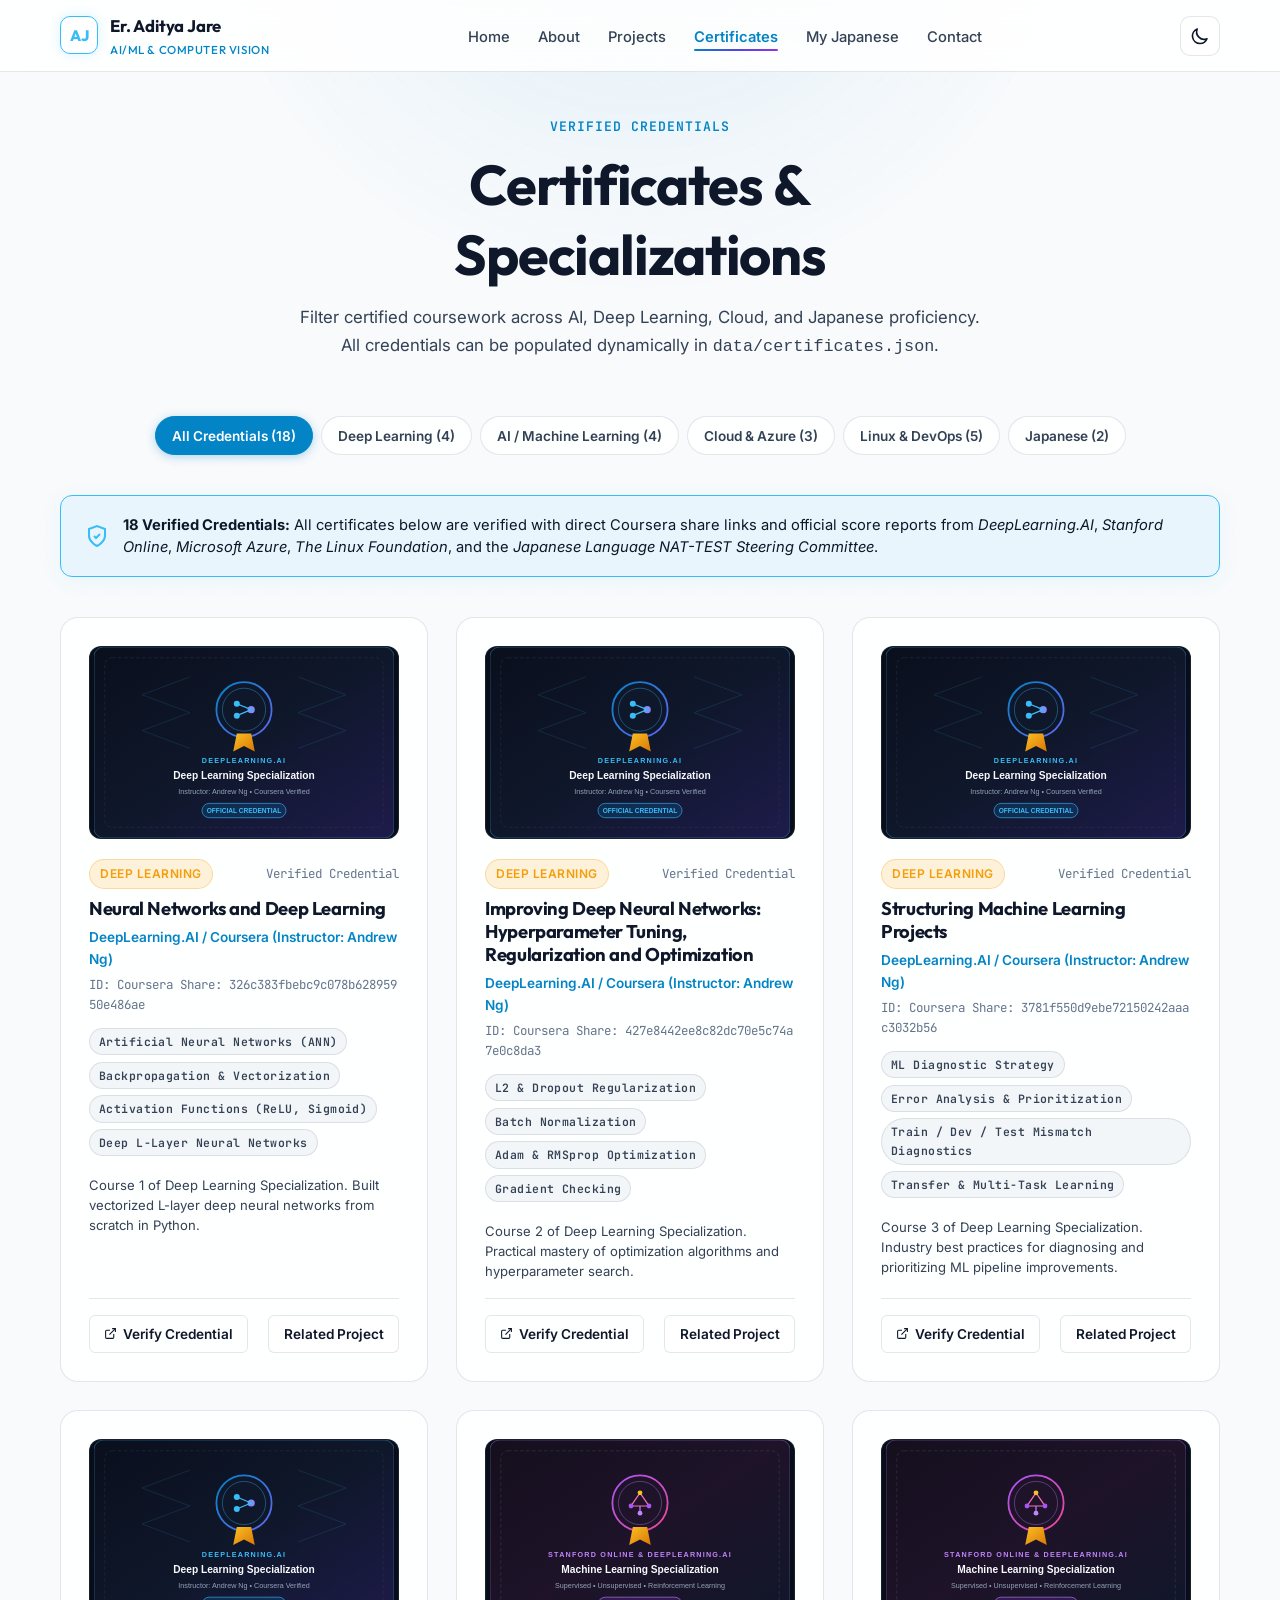
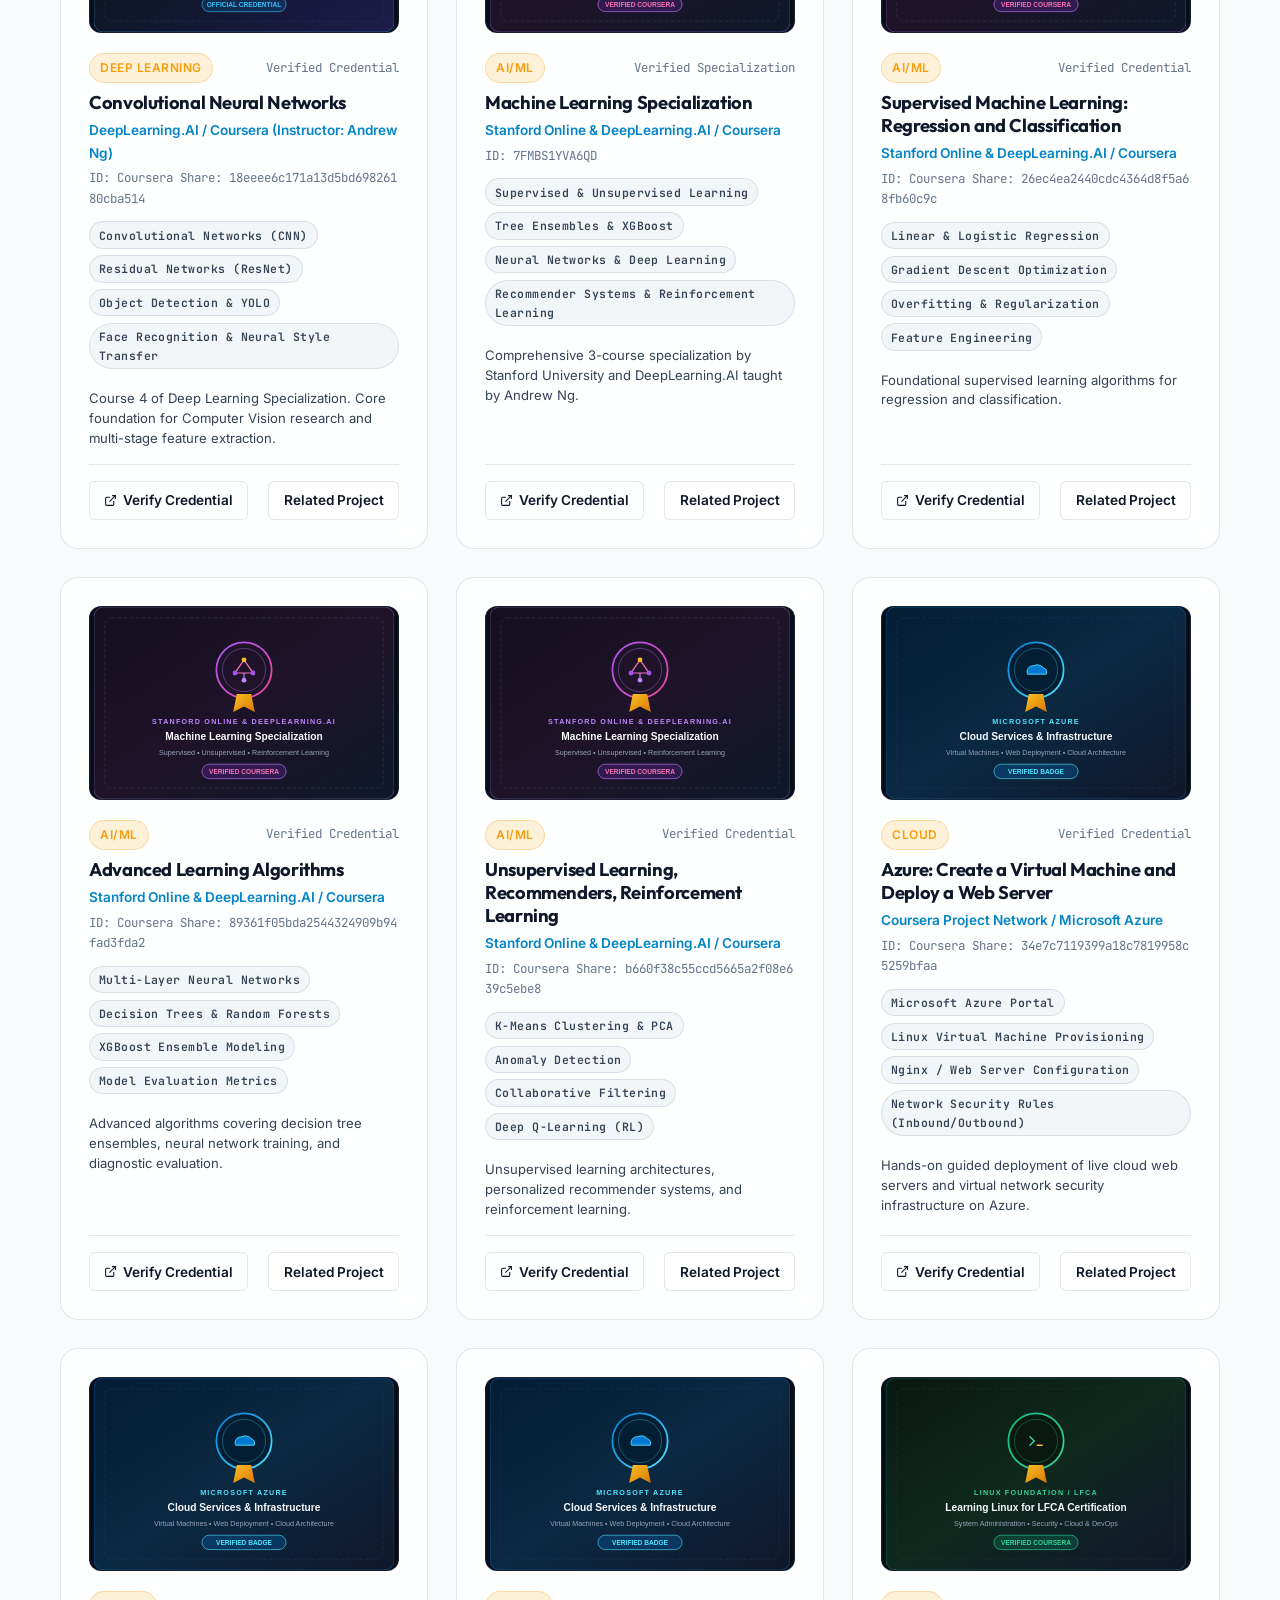
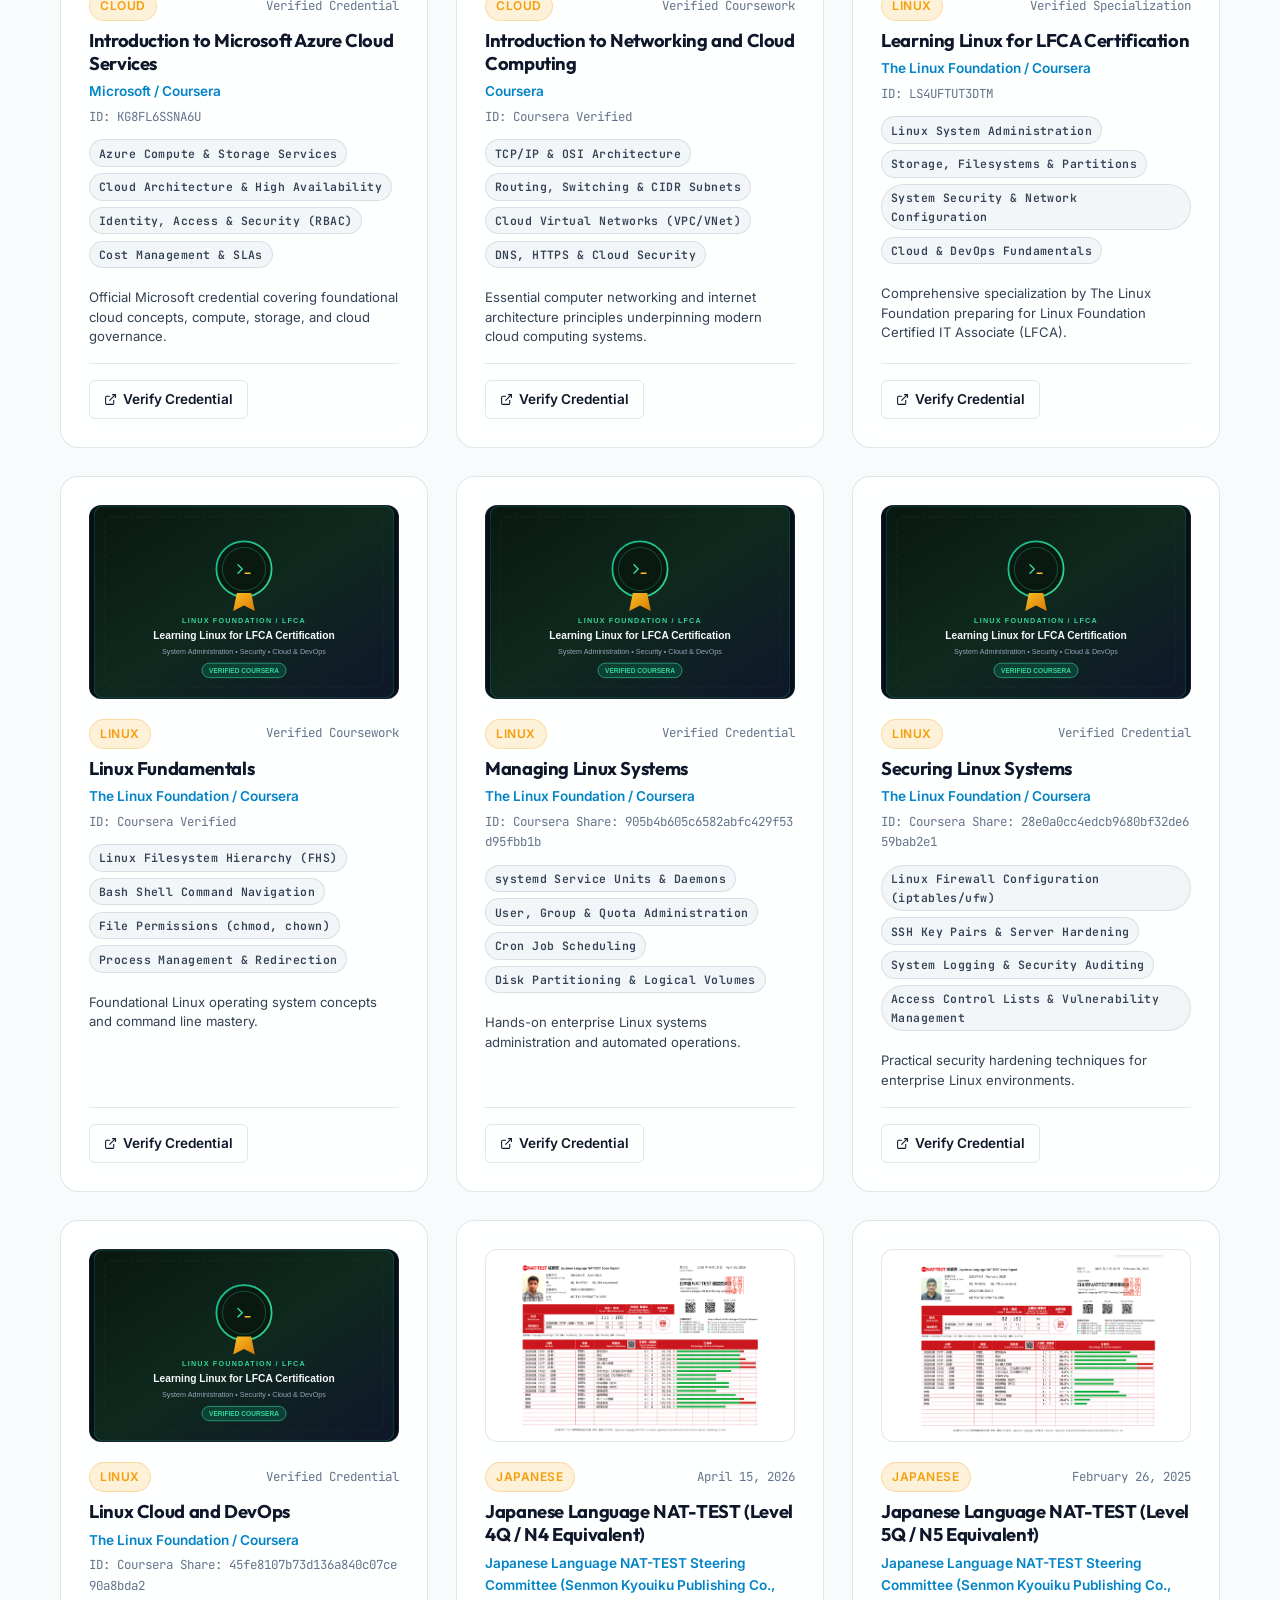
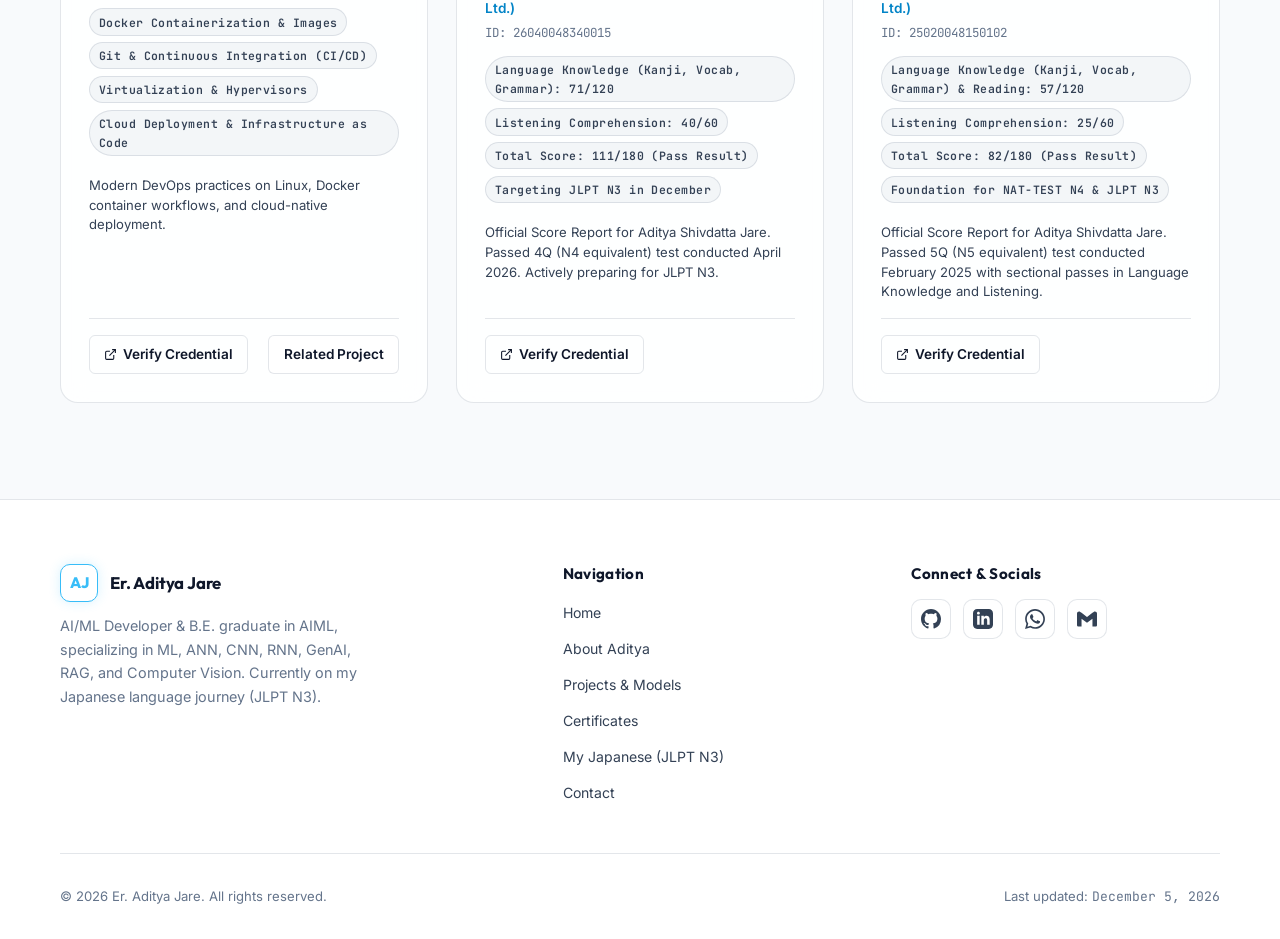
<file: certificates.html>
<!DOCTYPE html>
<html lang="en">
<head>
  <meta charset="UTF-8">
  <meta name="viewport" content="width=device-width, initial-scale=1.0">
  <title>Certificates &amp; Credentials | Er. Aditya Jare</title>
  <meta name="description" content="Verified professional certifications, coursework, and credentials in AI/ML, Deep Learning, and Japanese language proficiency by Er. Aditya Jare.">
  <link rel="icon" type="image/svg+xml" href="assets/images/favicon.svg">
  <link rel="stylesheet" href="css/style.css">
</head>
<body>
  <!-- Header / Navigation -->
  <header class="site-header" id="site-header">
    <div class="container nav-container">
      <a href="index.html" class="brand-link" aria-label="Aditya Jare Home">
        <div class="brand-logo-badge">AJ</div>
        <div class="brand-title">
          <span class="brand-name">Er. Aditya Jare</span>
          <span class="brand-subtitle">AI/ML &amp; Computer Vision</span>
        </div>
      </a>

      <nav aria-label="Main Navigation">
        <ul class="nav-menu" id="nav-menu">
          <li><a href="index.html" class="nav-link">Home</a></li>
          <li><a href="about.html" class="nav-link">About</a></li>
          <li><a href="projects.html" class="nav-link">Projects</a></li>
          <li><a href="certificates.html" class="nav-link active">Certificates</a></li>
          <li><a href="japanese.html" class="nav-link">My Japanese</a></li>
          <li><a href="contact.html" class="nav-link">Contact</a></li>
        </ul>
      </nav>

      <div class="nav-actions">
        <button type="button" class="theme-toggle-btn" id="theme-toggle-btn" aria-label="Toggle theme mode" title="Toggle theme mode">
          <svg class="sun-icon" xmlns="http://www.w3.org/2000/svg" fill="none" viewBox="0 0 24 24" stroke="currentColor">
            <path stroke-linecap="round" stroke-linejoin="round" stroke-width="2" d="M12 3v1m0 16v1m9-9h-1M4 12H3m15.364 6.364l-.707-.707M6.343 6.343l-.707-.707m12.728 0l-.707.707M6.343 17.657l-.707.707M16 12a4 4 0 11-8 0 4 4 0 018 0z" />
          </svg>
          <svg class="moon-icon" xmlns="http://www.w3.org/2000/svg" fill="none" viewBox="0 0 24 24" stroke="currentColor">
            <path stroke-linecap="round" stroke-linejoin="round" stroke-width="2" d="M20.354 15.354A9 9 0 018.646 3.646 9.003 9.003 0 0012 21a9.003 9.003 0 008.354-5.646z" />
          </svg>
        </button>
        <button type="button" class="hamburger-btn" id="hamburger-btn" aria-label="Toggle navigation menu" aria-expanded="false" aria-controls="nav-menu">
          <span class="hamburger-line"></span>
          <span class="hamburger-line"></span>
          <span class="hamburger-line"></span>
        </button>
      </div>
    </div>
  </header>
  <div class="nav-backdrop" id="nav-backdrop"></div>

  <!-- Main Content -->
  <main class="main-content">
    <div class="container">
      
      <!-- Page Header -->
      <section class="section" style="padding-top: 1rem; padding-bottom: 2rem;">
        <div class="section-header">
          <span class="section-eyebrow">Verified Credentials</span>
          <h1 class="section-title">Certificates &amp; Specializations</h1>
          <p class="section-description">
            Filter certified coursework across AI, Deep Learning, Cloud, and Japanese proficiency. All credentials can be populated dynamically in <code>data/certificates.json</code>.
          </p>
        </div>

        <!-- Filter Buttons: AI/ML, Deep Learning, Cloud, Linux, Japanese -->
        <div class="filter-bar" role="toolbar" aria-label="Certificate filters">
          <button type="button" class="filter-btn cert-filter-btn active" data-filter="All">All Credentials (18)</button>
          <button type="button" class="filter-btn cert-filter-btn" data-filter="Deep Learning">Deep Learning (4)</button>
          <button type="button" class="filter-btn cert-filter-btn" data-filter="AI/ML">AI / Machine Learning (4)</button>
          <button type="button" class="filter-btn cert-filter-btn" data-filter="Cloud">Cloud &amp; Azure (3)</button>
          <button type="button" class="filter-btn cert-filter-btn" data-filter="Linux">Linux &amp; DevOps (5)</button>
          <button type="button" class="filter-btn cert-filter-btn" data-filter="Japanese">Japanese (2)</button>
        </div>

        <!-- Verified Credentials Highlight Banner -->
        <div style="background: rgba(56, 189, 248, 0.08); border: 1px solid var(--accent-cyan); border-radius: var(--radius-md); padding: 1.1rem 1.5rem; margin-bottom: 2.5rem; display: flex; align-items: center; gap: 0.85rem; box-shadow: 0 4px 20px rgba(56, 189, 248, 0.08);">
          <svg width="24" height="24" viewBox="0 0 24 24" fill="none" stroke="var(--accent-cyan)" stroke-width="2" style="flex-shrink: 0;"><path d="M12 22s8-4 8-10V5l-8-3-8 3v7c0 6 8 10 8 10z"/><polyline points="9 12 11 14 15 10"/></svg>
          <p style="font-size: 0.92rem; color: var(--text-primary); margin: 0; line-height: 1.5;">
            <strong>18 Verified Credentials:</strong> All certificates below are verified with direct Coursera share links and official score reports from <em>DeepLearning.AI</em>, <em>Stanford Online</em>, <em>Microsoft Azure</em>, <em>The Linux Foundation</em>, and the <em>Japanese Language NAT-TEST Steering Committee</em>.
          </p>
        </div>

        <!-- Certificates Grid Container -->
        <div class="certificates-grid" id="certificates-grid" aria-live="polite">
          <div class="empty-state-card">
            <p>Loading verified certificates...</p>
          </div>
        </div>

      </section>

    </div>
  </main>

  <!-- Global Footer -->
  <footer class="site-footer">
    <div class="container">
      <div class="footer-top">
        <div>
          <div class="brand-link" style="margin-bottom: 0.5rem;">
            <div class="brand-logo-badge">AJ</div>
            <span class="brand-name">Er. Aditya Jare</span>
          </div>
          <p class="footer-brand-desc">
            AI/ML Developer &amp; B.E. graduate in AIML, specializing in ML, ANN, CNN, RNN, GenAI, RAG, and Computer Vision. Currently on my Japanese language journey (JLPT N3).
          </p>
        </div>

        <div>
          <h4 class="footer-nav-title">Navigation</h4>
          <ul class="footer-links-list">
            <li><a href="index.html" class="footer-link">Home</a></li>
            <li><a href="about.html" class="footer-link">About Aditya</a></li>
            <li><a href="projects.html" class="footer-link">Projects &amp; Models</a></li>
            <li><a href="certificates.html" class="footer-link">Certificates</a></li>
            <li><a href="japanese.html" class="footer-link">My Japanese (JLPT N3)</a></li>
            <li><a href="contact.html" class="footer-link">Contact</a></li>
          </ul>
        </div>

        <div>
          <h4 class="footer-nav-title">Connect &amp; Socials</h4>
          <div class="footer-socials">
            <a href="https://github.com/AdityaJare" target="_blank" rel="noopener noreferrer" class="footer-social-btn" aria-label="GitHub"><svg width="20" height="20" viewBox="0 0 24 24" fill="currentColor"><path d="M12 0C5.37 0 0 5.37 0 12c0 5.31 3.435 9.795 8.205 11.385.6.105.825-.255.825-.57 0-.285-.015-1.23-.015-2.235-3.015.555-3.795-.735-4.035-1.41-.135-.345-.72-1.41-1.23-1.695-.42-.225-1.02-.78-.015-.795.945-.015 1.62.87 1.845 1.23 1.08 1.815 2.805 1.305 3.495.99.105-.78.42-1.305.765-1.605-2.67-.3-5.46-1.335-5.46-5.925 0-1.305.465-2.385 1.23-3.225-.12-.3-.54-1.53.12-3.18 0 0 1.005-.315 3.3 1.23.96-.27 1.98-.405 3-.405s2.04.135 3 .405c2.295-1.56 3.3-1.23 3.3-1.23.66 1.65.24 2.88.12 3.18.765.84 1.23 1.905 1.23 3.225 0 4.605-2.805 5.625-5.475 5.925.435.375.81 1.095.81 2.22 0 1.605-.015 2.895-.015 3.3 0 .315.225.69.825.57A12.02 12.02 0 0 0 24 12c0-6.63-5.37-12-12-12z"/></svg></a>
            <a href="https://www.linkedin.com/in/aditya-jare-73b071218/" target="_blank" rel="noopener noreferrer" class="footer-social-btn" aria-label="LinkedIn"><svg width="20" height="20" viewBox="0 0 24 24" fill="currentColor"><path d="M19 0h-14c-2.761 0-5 2.239-5 5v14c0 2.761 2.239 5 5 5h14c2.762 0 5-2.239 5-5v-14c0-2.761-2.238-5-5-5zm-11 19h-3v-11h3v11zm-1.5-12.268c-.966 0-1.75-.79-1.75-1.764s.784-1.764 1.75-1.764 1.75.79 1.75 1.764-.783 1.764-1.75 1.764zm13.5 12.268h-3v-5.604c0-3.368-4-3.113-4 0v5.604h-3v-11h3v1.765c1.396-2.586 7-2.777 7 2.476v6.759z"/></svg></a>
            <a href="https://wa.me/919579635665" target="_blank" rel="noopener noreferrer" class="footer-social-btn" aria-label="WhatsApp"><svg width="20" height="20" viewBox="0 0 24 24" fill="currentColor"><path d="M.057 24l1.687-6.163c-1.041-1.804-1.588-3.849-1.587-5.946.003-6.556 5.338-11.891 11.893-11.891 3.181.001 6.167 1.24 8.413 3.488 2.245 2.248 3.481 5.236 3.48 8.414-.003 6.557-5.338 11.892-11.893 11.892-1.99-.001-3.951-.5-5.688-1.448l-6.305 1.654zm6.597-3.807c1.676.995 3.276 1.591 5.392 1.592 5.448 0 9.886-4.434 9.889-9.885.002-5.462-4.415-9.89-9.881-9.892-5.452 0-9.887 4.434-9.889 9.884-.001 2.225.651 3.891 1.746 5.634l-.999 3.648 3.742-.981zm11.387-5.464c-.074-.124-.272-.198-.57-.347-.297-.149-1.758-.868-2.031-.967-.272-.099-.47-.149-.669.149-.198.297-.768.967-.941 1.165-.173.198-.347.223-.644.074-.297-.149-1.255-.462-2.39-1.475-.883-.788-1.48-1.761-1.653-2.059-.173-.297-.018-.458.13-.606.134-.133.297-.347.446-.521.151-.172.2-.296.3-.495.099-.198.05-.372-.025-.521-.075-.148-.669-1.611-.916-2.206-.242-.579-.487-.501-.669-.51l-.57-.01c-.198 0-.52.074-.792.372s-1.04 1.016-1.04 2.479 1.065 2.876 1.213 3.074c.149.198 2.095 3.2 5.076 4.487.709.306 1.263.489 1.694.626.712.226 1.36.194 1.872.118.571-.085 1.758-.719 2.006-1.413.248-.695.248-1.29.173-1.414z"/></svg></a>
            <a href="mailto:adityajare2004@gmail.com" class="footer-social-btn" aria-label="Gmail"><svg width="20" height="20" viewBox="0 0 24 24" fill="currentColor"><path d="M24 5.457v13.909c0 .904-.732 1.636-1.636 1.636h-3.819V11.73L12 16.64l-6.545-4.91v9.273H1.636A1.636 1.636 0 0 1 0 19.366V5.457c0-2.023 2.309-3.178 3.927-1.964L5.455 4.64 12 9.548l6.545-4.91 1.528-1.145C21.69 2.28 24 3.434 24 5.457z"/></svg></a>
          </div>
        </div>
      </div>

      <div class="footer-bottom">
        <div>&copy; <span id="footer-year">2026</span> Er. Aditya Jare. All rights reserved.</div>
        <div>Last updated: <span id="footer-last-updated" class="text-mono">October 2026</span></div>
      </div>
    </div>
  </footer>

  <button type="button" class="back-to-top-btn" id="back-to-top-btn" aria-label="Back to top">
    <svg width="20" height="20" viewBox="0 0 24 24" fill="none" stroke="currentColor" stroke-width="2.5"><polyline points="18 15 12 9 6 15"/></svg>
  </button>

  <script src="js/main.js"></script>
  <script src="js/certificates.js"></script>
</body>
</html>
</file>
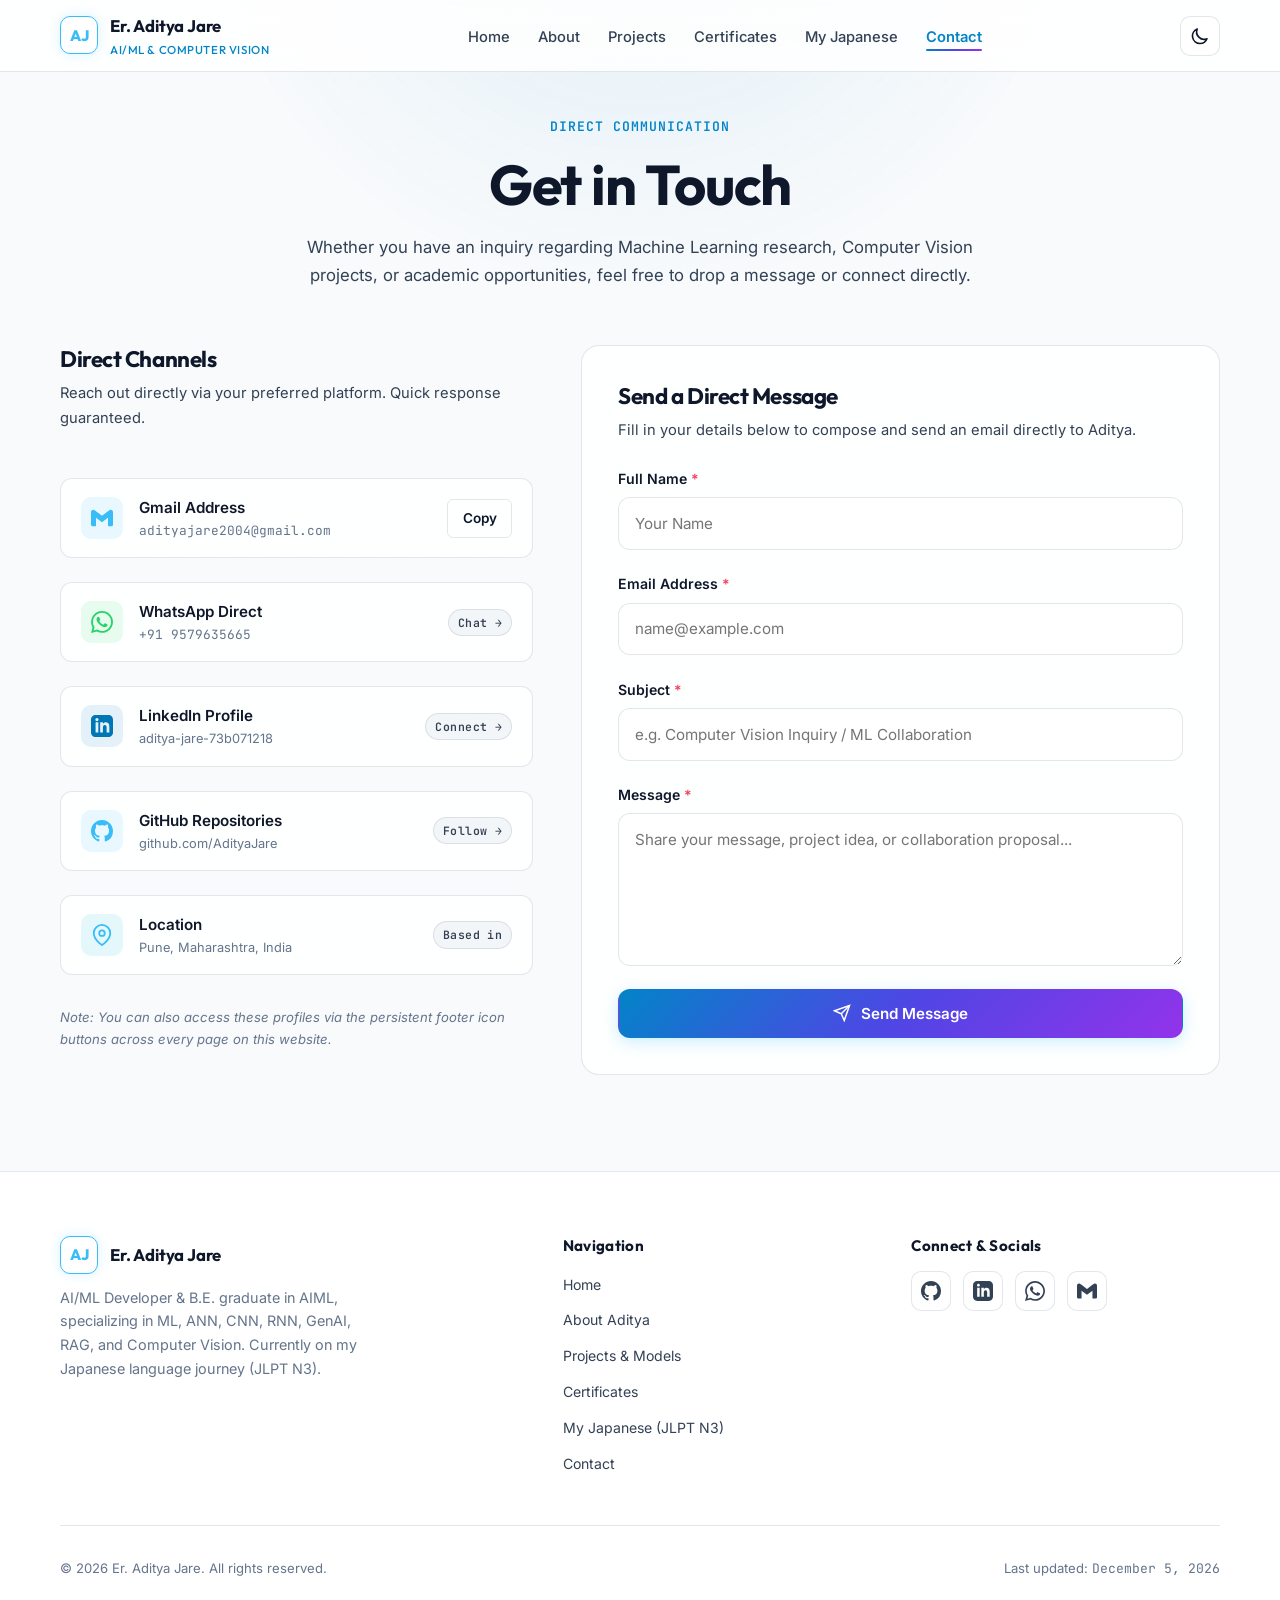
<file: contact.html>
<!DOCTYPE html>
<html lang="en">
<head>
  <meta charset="UTF-8">
  <meta name="viewport" content="width=device-width, initial-scale=1.0">
  <title>Contact | Er. Aditya Jare - AI/ML Developer</title>
  <meta name="description" content="Get in touch with Er. Aditya Jare for machine learning collaborations, computer vision research opportunities, or academic inquiries.">
  <link rel="icon" type="image/svg+xml" href="assets/images/favicon.svg">
  <link rel="stylesheet" href="css/style.css">
</head>
<body>
  <!-- Header / Navigation -->
  <header class="site-header" id="site-header">
    <div class="container nav-container">
      <a href="index.html" class="brand-link" aria-label="Aditya Jare Home">
        <div class="brand-logo-badge">AJ</div>
        <div class="brand-title">
          <span class="brand-name">Er. Aditya Jare</span>
          <span class="brand-subtitle">AI/ML &amp; Computer Vision</span>
        </div>
      </a>

      <nav aria-label="Main Navigation">
        <ul class="nav-menu" id="nav-menu">
          <li><a href="index.html" class="nav-link">Home</a></li>
          <li><a href="about.html" class="nav-link">About</a></li>
          <li><a href="projects.html" class="nav-link">Projects</a></li>
          <li><a href="certificates.html" class="nav-link">Certificates</a></li>
          <li><a href="japanese.html" class="nav-link">My Japanese</a></li>
          <li><a href="contact.html" class="nav-link active">Contact</a></li>
        </ul>
      </nav>

      <div class="nav-actions">
        <button type="button" class="theme-toggle-btn" id="theme-toggle-btn" aria-label="Toggle theme mode" title="Toggle theme mode">
          <svg class="sun-icon" xmlns="http://www.w3.org/2000/svg" fill="none" viewBox="0 0 24 24" stroke="currentColor">
            <path stroke-linecap="round" stroke-linejoin="round" stroke-width="2" d="M12 3v1m0 16v1m9-9h-1M4 12H3m15.364 6.364l-.707-.707M6.343 6.343l-.707-.707m12.728 0l-.707.707M6.343 17.657l-.707.707M16 12a4 4 0 11-8 0 4 4 0 018 0z" />
          </svg>
          <svg class="moon-icon" xmlns="http://www.w3.org/2000/svg" fill="none" viewBox="0 0 24 24" stroke="currentColor">
            <path stroke-linecap="round" stroke-linejoin="round" stroke-width="2" d="M20.354 15.354A9 9 0 018.646 3.646 9.003 9.003 0 0012 21a9.003 9.003 0 008.354-5.646z" />
          </svg>
        </button>
        <button type="button" class="hamburger-btn" id="hamburger-btn" aria-label="Toggle navigation menu" aria-expanded="false" aria-controls="nav-menu">
          <span class="hamburger-line"></span>
          <span class="hamburger-line"></span>
          <span class="hamburger-line"></span>
        </button>
      </div>
    </div>
  </header>
  <div class="nav-backdrop" id="nav-backdrop"></div>

  <!-- Main Content -->
  <main class="main-content">
    <div class="container">
      
      <!-- Page Header -->
      <section class="section" style="padding-top: 1rem; padding-bottom: 2rem;">
        <div class="section-header">
          <span class="section-eyebrow">Direct Communication</span>
          <h1 class="section-title">Get in Touch</h1>
          <p class="section-description">
            Whether you have an inquiry regarding Machine Learning research, Computer Vision projects, or academic opportunities, feel free to drop a message or connect directly.
          </p>
        </div>

        <div class="contact-layout">
          <!-- Left Column: Direct Links & Info -->
          <div class="contact-info-card">
            <div>
              <h2 style="font-size: 1.4rem; margin-bottom: 0.5rem;">Direct Channels</h2>
              <p style="font-size: 0.92rem; color: var(--text-secondary); margin-bottom: 1.5rem;">
                Reach out directly via your preferred platform. Quick response guaranteed.
              </p>
            </div>

            <!-- Direct Gmail -->
            <a href="mailto:adityajare2004@gmail.com" class="contact-channel-item" aria-label="Send email to Aditya Jare">
              <div class="contact-channel-left">
                <div class="contact-channel-icon">
                  <svg width="22" height="22" viewBox="0 0 24 24" fill="currentColor"><path d="M24 5.457v13.909c0 .904-.732 1.636-1.636 1.636h-3.819V11.73L12 16.64l-6.545-4.91v9.273H1.636A1.636 1.636 0 0 1 0 19.366V5.457c0-2.023 2.309-3.178 3.927-1.964L5.455 4.64 12 9.548l6.545-4.91 1.528-1.145C21.69 2.28 24 3.434 24 5.457z"/></svg>
                </div>
                <div>
                  <div class="contact-channel-name">Gmail Address</div>
                  <div class="contact-channel-detail text-mono">adityajare2004@gmail.com</div>
                </div>
              </div>
              <button type="button" class="btn btn-outline btn-sm copy-btn" data-copy="adityajare2004@gmail.com" title="Copy email address" onclick="event.preventDefault()">
                Copy
              </button>
            </a>

            <!-- WhatsApp -->
            <a href="https://wa.me/919579635665" target="_blank" rel="noopener noreferrer" class="contact-channel-item" aria-label="Open WhatsApp conversation">
              <div class="contact-channel-left">
                <div class="contact-channel-icon" style="color: #25D366; background: rgba(37, 211, 102, 0.1);">
                  <svg width="22" height="22" viewBox="0 0 24 24" fill="currentColor"><path d="M.057 24l1.687-6.163c-1.041-1.804-1.588-3.849-1.587-5.946.003-6.556 5.338-11.891 11.893-11.891 3.181.001 6.167 1.24 8.413 3.488 2.245 2.248 3.481 5.236 3.48 8.414-.003 6.557-5.338 11.892-11.893 11.892-1.99-.001-3.951-.5-5.688-1.448l-6.305 1.654zm6.597-3.807c1.676.995 3.276 1.591 5.392 1.592 5.448 0 9.886-4.434 9.889-9.885.002-5.462-4.415-9.89-9.881-9.892-5.452 0-9.887 4.434-9.889 9.884-.001 2.225.651 3.891 1.746 5.634l-.999 3.648 3.742-.981zm11.387-5.464c-.074-.124-.272-.198-.57-.347-.297-.149-1.758-.868-2.031-.967-.272-.099-.47-.149-.669.149-.198.297-.768.967-.941 1.165-.173.198-.347.223-.644.074-.297-.149-1.255-.462-2.39-1.475-.883-.788-1.48-1.761-1.653-2.059-.173-.297-.018-.458.13-.606.134-.133.297-.347.446-.521.151-.172.2-.296.3-.495.099-.198.05-.372-.025-.521-.075-.148-.669-1.611-.916-2.206-.242-.579-.487-.501-.669-.51l-.57-.01c-.198 0-.52.074-.792.372s-1.04 1.016-1.04 2.479 1.065 2.876 1.213 3.074c.149.198 2.095 3.2 5.076 4.487.709.306 1.263.489 1.694.626.712.226 1.36.194 1.872.118.571-.085 1.758-.719 2.006-1.413.248-.695.248-1.29.173-1.414z"/></svg>
                </div>
                <div>
                  <div class="contact-channel-name">WhatsApp Direct</div>
                  <div class="contact-channel-detail text-mono">+91 9579635665</div>
                </div>
              </div>
              <span class="badge badge-tag">Chat &rarr;</span>
            </a>

            <!-- LinkedIn -->
            <a href="https://www.linkedin.com/in/aditya-jare-73b071218/" target="_blank" rel="noopener noreferrer" class="contact-channel-item" aria-label="Visit LinkedIn profile">
              <div class="contact-channel-left">
                <div class="contact-channel-icon" style="color: #0077b5; background: rgba(0, 119, 181, 0.1);">
                  <svg width="22" height="22" viewBox="0 0 24 24" fill="currentColor"><path d="M19 0h-14c-2.761 0-5 2.239-5 5v14c0 2.761 2.239 5 5 5h14c2.762 0 5-2.239 5-5v-14c0-2.761-2.238-5-5-5zm-11 19h-3v-11h3v11zm-1.5-12.268c-.966 0-1.75-.79-1.75-1.764s.784-1.764 1.75-1.764 1.75.79 1.75 1.764-.783 1.764-1.75 1.764zm13.5 12.268h-3v-5.604c0-3.368-4-3.113-4 0v5.604h-3v-11h3v1.765c1.396-2.586 7-2.777 7 2.476v6.759z"/></svg>
                </div>
                <div>
                  <div class="contact-channel-name">LinkedIn Profile</div>
                  <div class="contact-channel-detail">aditya-jare-73b071218</div>
                </div>
              </div>
              <span class="badge badge-tag">Connect &rarr;</span>
            </a>

            <!-- GitHub -->
            <a href="https://github.com/AdityaJare" target="_blank" rel="noopener noreferrer" class="contact-channel-item" aria-label="Visit GitHub repositories">
              <div class="contact-channel-left">
                <div class="contact-channel-icon">
                  <svg width="22" height="22" viewBox="0 0 24 24" fill="currentColor"><path d="M12 0C5.37 0 0 5.37 0 12c0 5.31 3.435 9.795 8.205 11.385.6.105.825-.255.825-.57 0-.285-.015-1.23-.015-2.235-3.015.555-3.795-.735-4.035-1.41-.135-.345-.72-1.41-1.23-1.695-.42-.225-1.02-.78-.015-.795.945-.015 1.62.87 1.845 1.23 1.08 1.815 2.805 1.305 3.495.99.105-.78.42-1.305.765-1.605-2.67-.3-5.46-1.335-5.46-5.925 0-1.305.465-2.385 1.23-3.225-.12-.3-.54-1.53.12-3.18 0 0 1.005-.315 3.3 1.23.96-.27 1.98-.405 3-.405s2.04.135 3 .405c2.295-1.56 3.3-1.23 3.3-1.23.66 1.65.24 2.88.12 3.18.765.84 1.23 1.905 1.23 3.225 0 4.605-2.805 5.625-5.475 5.925.435.375.81 1.095.81 2.22 0 1.605-.015 2.895-.015 3.3 0 .315.225.69.825.57A12.02 12.02 0 0 0 24 12c0-6.63-5.37-12-12-12z"/></svg>
                </div>
                <div>
                  <div class="contact-channel-name">GitHub Repositories</div>
                  <div class="contact-channel-detail">github.com/AdityaJare</div>
                </div>
              </div>
              <span class="badge badge-tag">Follow &rarr;</span>
            </a>


            <!-- Location -->
            <div class="contact-channel-item" style="cursor: default;">
              <div class="contact-channel-left">
                <div class="contact-channel-icon" style="color: var(--accent-cyan); background: rgba(6, 182, 212, 0.1);">
                  <svg width="22" height="22" viewBox="0 0 24 24" fill="none" stroke="currentColor" stroke-width="2">
                    <path d="M21 10c0 7-9 13-9 13s-9-6-9-13a9 9 0 0 1 18 0z" />
                    <circle cx="12" cy="10" r="3" />
                  </svg>
                </div>
                <div>
                  <div class="contact-channel-name">Location</div>
                  <div class="contact-channel-detail">Pune, Maharashtra, India</div>
                </div>
              </div>
              <span class="badge badge-tag">Based in</span>
            </div>

            <p style="font-size: 0.82rem; color: var(--text-muted); margin-top: 0.5rem;">
              <em>Note: You can also access these profiles via the persistent footer icon buttons across every page on this website.</em>
            </p>
          </div>

          <!-- Right Column: Direct Message Form -->
          <div class="form-card">
            <h2 style="font-size: 1.4rem; margin-bottom: 0.5rem;">Send a Direct Message</h2>
            <p style="font-size: 0.92rem; color: var(--text-secondary); margin-bottom: 1.5rem;">
              Fill in your details below to compose and send an email directly to Aditya.
            </p>

            <div id="form-feedback-banner" class="form-feedback-banner" role="alert" aria-live="polite"></div>

            <form id="contact-form" novalidate>
              <div class="form-group">
                <label for="name" class="form-label">Full Name <span style="color: var(--accent-rose);">*</span></label>
                <input type="text" id="name" name="name" class="form-control" placeholder="Your Name" required autocomplete="name" />
                <span class="form-error-msg" id="name-error"></span>
              </div>

              <div class="form-group">
                <label for="email" class="form-label">Email Address <span style="color: var(--accent-rose);">*</span></label>
                <input type="email" id="email" name="email" class="form-control" placeholder="name@example.com" required autocomplete="email" />
                <span class="form-error-msg" id="email-error"></span>
              </div>

              <div class="form-group">
                <label for="subject" class="form-label">Subject <span style="color: var(--accent-rose);">*</span></label>
                <input type="text" id="subject" name="subject" class="form-control" placeholder="e.g. Computer Vision Inquiry / ML Collaboration" required />
                <span class="form-error-msg" id="subject-error"></span>
              </div>

              <div class="form-group">
                <label for="message" class="form-label">Message <span style="color: var(--accent-rose);">*</span></label>
                <textarea id="message" name="message" class="form-control" rows="5" placeholder="Share your message, project idea, or collaboration proposal..." required></textarea>
                <span class="form-error-msg" id="message-error"></span>
              </div>

              <button type="submit" id="contact-submit-btn" class="btn btn-primary" style="width: 100%;">
                <svg width="18" height="18" viewBox="0 0 24 24" fill="none" stroke="currentColor" stroke-width="2"><line x1="22" y1="2" x2="11" y2="13"/><polygon points="22 2 15 22 11 13 2 9 22 2"/></svg>
                Send Message
              </button>
            </form>
          </div>
        </div>

      </section>

    </div>
  </main>

  <!-- Global Footer -->
  <footer class="site-footer">
    <div class="container">
      <div class="footer-top">
        <div>
          <div class="brand-link" style="margin-bottom: 0.5rem;">
            <div class="brand-logo-badge">AJ</div>
            <span class="brand-name">Er. Aditya Jare</span>
          </div>
          <p class="footer-brand-desc">
            AI/ML Developer &amp; B.E. graduate in AIML, specializing in ML, ANN, CNN, RNN, GenAI, RAG, and Computer Vision. Currently on my Japanese language journey (JLPT N3).
          </p>
        </div>

        <div>
          <h4 class="footer-nav-title">Navigation</h4>
          <ul class="footer-links-list">
            <li><a href="index.html" class="footer-link">Home</a></li>
            <li><a href="about.html" class="footer-link">About Aditya</a></li>
            <li><a href="projects.html" class="footer-link">Projects &amp; Models</a></li>
            <li><a href="certificates.html" class="footer-link">Certificates</a></li>
            <li><a href="japanese.html" class="footer-link">My Japanese (JLPT N3)</a></li>
            <li><a href="contact.html" class="footer-link">Contact</a></li>
          </ul>
        </div>

        <div>
          <h4 class="footer-nav-title">Connect &amp; Socials</h4>
          <div class="footer-socials">
            <a href="https://github.com/AdityaJare" target="_blank" rel="noopener noreferrer" class="footer-social-btn" aria-label="GitHub"><svg width="20" height="20" viewBox="0 0 24 24" fill="currentColor"><path d="M12 0C5.37 0 0 5.37 0 12c0 5.31 3.435 9.795 8.205 11.385.6.105.825-.255.825-.57 0-.285-.015-1.23-.015-2.235-3.015.555-3.795-.735-4.035-1.41-.135-.345-.72-1.41-1.23-1.695-.42-.225-1.02-.78-.015-.795.945-.015 1.62.87 1.845 1.23 1.08 1.815 2.805 1.305 3.495.99.105-.78.42-1.305.765-1.605-2.67-.3-5.46-1.335-5.46-5.925 0-1.305.465-2.385 1.23-3.225-.12-.3-.54-1.53.12-3.18 0 0 1.005-.315 3.3 1.23.96-.27 1.98-.405 3-.405s2.04.135 3 .405c2.295-1.56 3.3-1.23 3.3-1.23.66 1.65.24 2.88.12 3.18.765.84 1.23 1.905 1.23 3.225 0 4.605-2.805 5.625-5.475 5.925.435.375.81 1.095.81 2.22 0 1.605-.015 2.895-.015 3.3 0 .315.225.69.825.57A12.02 12.02 0 0 0 24 12c0-6.63-5.37-12-12-12z"/></svg></a>
            <a href="https://www.linkedin.com/in/aditya-jare-73b071218/" target="_blank" rel="noopener noreferrer" class="footer-social-btn" aria-label="LinkedIn"><svg width="20" height="20" viewBox="0 0 24 24" fill="currentColor"><path d="M19 0h-14c-2.761 0-5 2.239-5 5v14c0 2.761 2.239 5 5 5h14c2.762 0 5-2.239 5-5v-14c0-2.761-2.238-5-5-5zm-11 19h-3v-11h3v11zm-1.5-12.268c-.966 0-1.75-.79-1.75-1.764s.784-1.764 1.75-1.764 1.75.79 1.75 1.764-.783 1.764-1.75 1.764zm13.5 12.268h-3v-5.604c0-3.368-4-3.113-4 0v5.604h-3v-11h3v1.765c1.396-2.586 7-2.777 7 2.476v6.759z"/></svg></a>
            <a href="https://wa.me/919579635665" target="_blank" rel="noopener noreferrer" class="footer-social-btn" aria-label="WhatsApp"><svg width="20" height="20" viewBox="0 0 24 24" fill="currentColor"><path d="M.057 24l1.687-6.163c-1.041-1.804-1.588-3.849-1.587-5.946.003-6.556 5.338-11.891 11.893-11.891 3.181.001 6.167 1.24 8.413 3.488 2.245 2.248 3.481 5.236 3.48 8.414-.003 6.557-5.338 11.892-11.893 11.892-1.99-.001-3.951-.5-5.688-1.448l-6.305 1.654zm6.597-3.807c1.676.995 3.276 1.591 5.392 1.592 5.448 0 9.886-4.434 9.889-9.885.002-5.462-4.415-9.89-9.881-9.892-5.452 0-9.887 4.434-9.889 9.884-.001 2.225.651 3.891 1.746 5.634l-.999 3.648 3.742-.981zm11.387-5.464c-.074-.124-.272-.198-.57-.347-.297-.149-1.758-.868-2.031-.967-.272-.099-.47-.149-.669.149-.198.297-.768.967-.941 1.165-.173.198-.347.223-.644.074-.297-.149-1.255-.462-2.39-1.475-.883-.788-1.48-1.761-1.653-2.059-.173-.297-.018-.458.13-.606.134-.133.297-.347.446-.521.151-.172.2-.296.3-.495.099-.198.05-.372-.025-.521-.075-.148-.669-1.611-.916-2.206-.242-.579-.487-.501-.669-.51l-.57-.01c-.198 0-.52.074-.792.372s-1.04 1.016-1.04 2.479 1.065 2.876 1.213 3.074c.149.198 2.095 3.2 5.076 4.487.709.306 1.263.489 1.694.626.712.226 1.36.194 1.872.118.571-.085 1.758-.719 2.006-1.413.248-.695.248-1.29.173-1.414z"/></svg></a>
            <a href="mailto:adityajare2004@gmail.com" class="footer-social-btn" aria-label="Gmail"><svg width="20" height="20" viewBox="0 0 24 24" fill="currentColor"><path d="M24 5.457v13.909c0 .904-.732 1.636-1.636 1.636h-3.819V11.73L12 16.64l-6.545-4.91v9.273H1.636A1.636 1.636 0 0 1 0 19.366V5.457c0-2.023 2.309-3.178 3.927-1.964L5.455 4.64 12 9.548l6.545-4.91 1.528-1.145C21.69 2.28 24 3.434 24 5.457z"/></svg></a>
          </div>
        </div>
      </div>

      <div class="footer-bottom">
        <div>&copy; <span id="footer-year">2026</span> Er. Aditya Jare. All rights reserved.</div>
        <div>Last updated: <span id="footer-last-updated" class="text-mono">October 2026</span></div>
      </div>
    </div>
  </footer>

  <button type="button" class="back-to-top-btn" id="back-to-top-btn" aria-label="Back to top">
    <svg width="20" height="20" viewBox="0 0 24 24" fill="none" stroke="currentColor" stroke-width="2.5"><polyline points="18 15 12 9 6 15"/></svg>
  </button>

  <script src="js/main.js"></script>
  <script src="js/contact.js"></script>
</body>
</html>
</file>
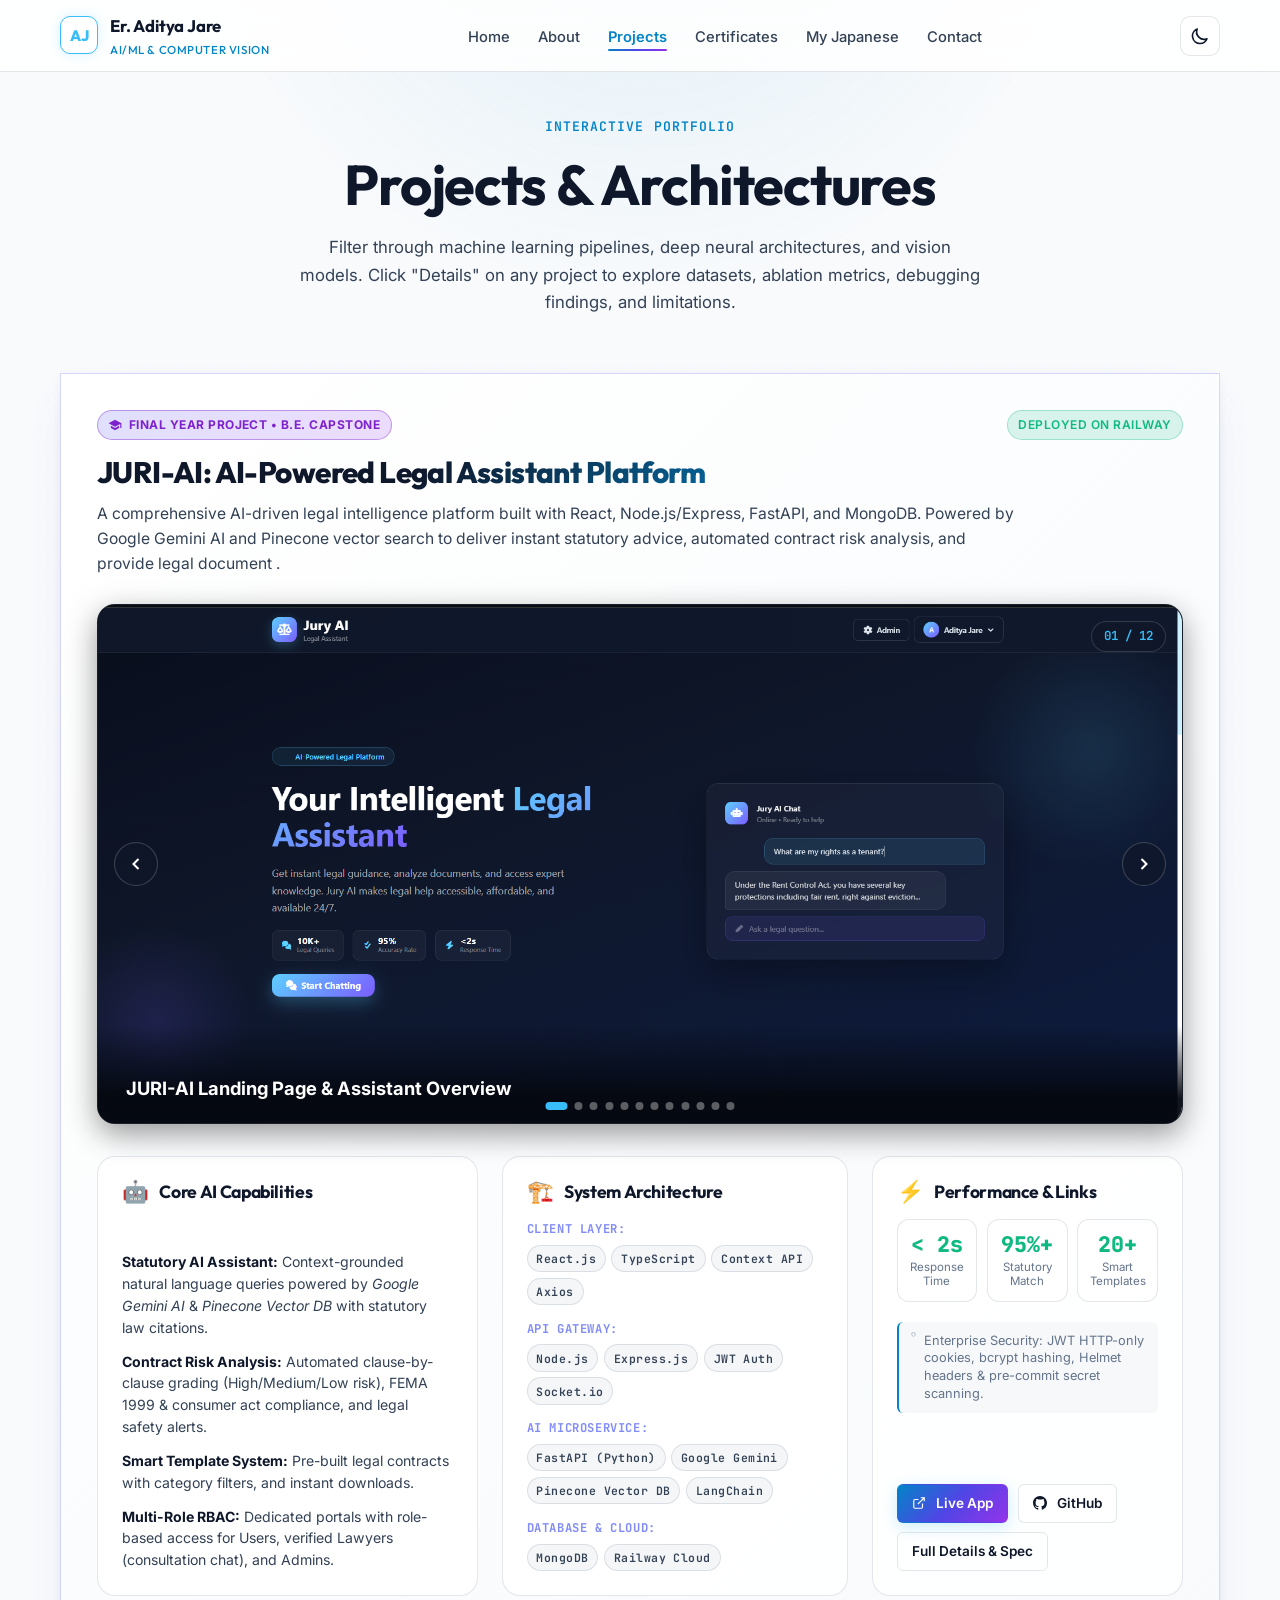
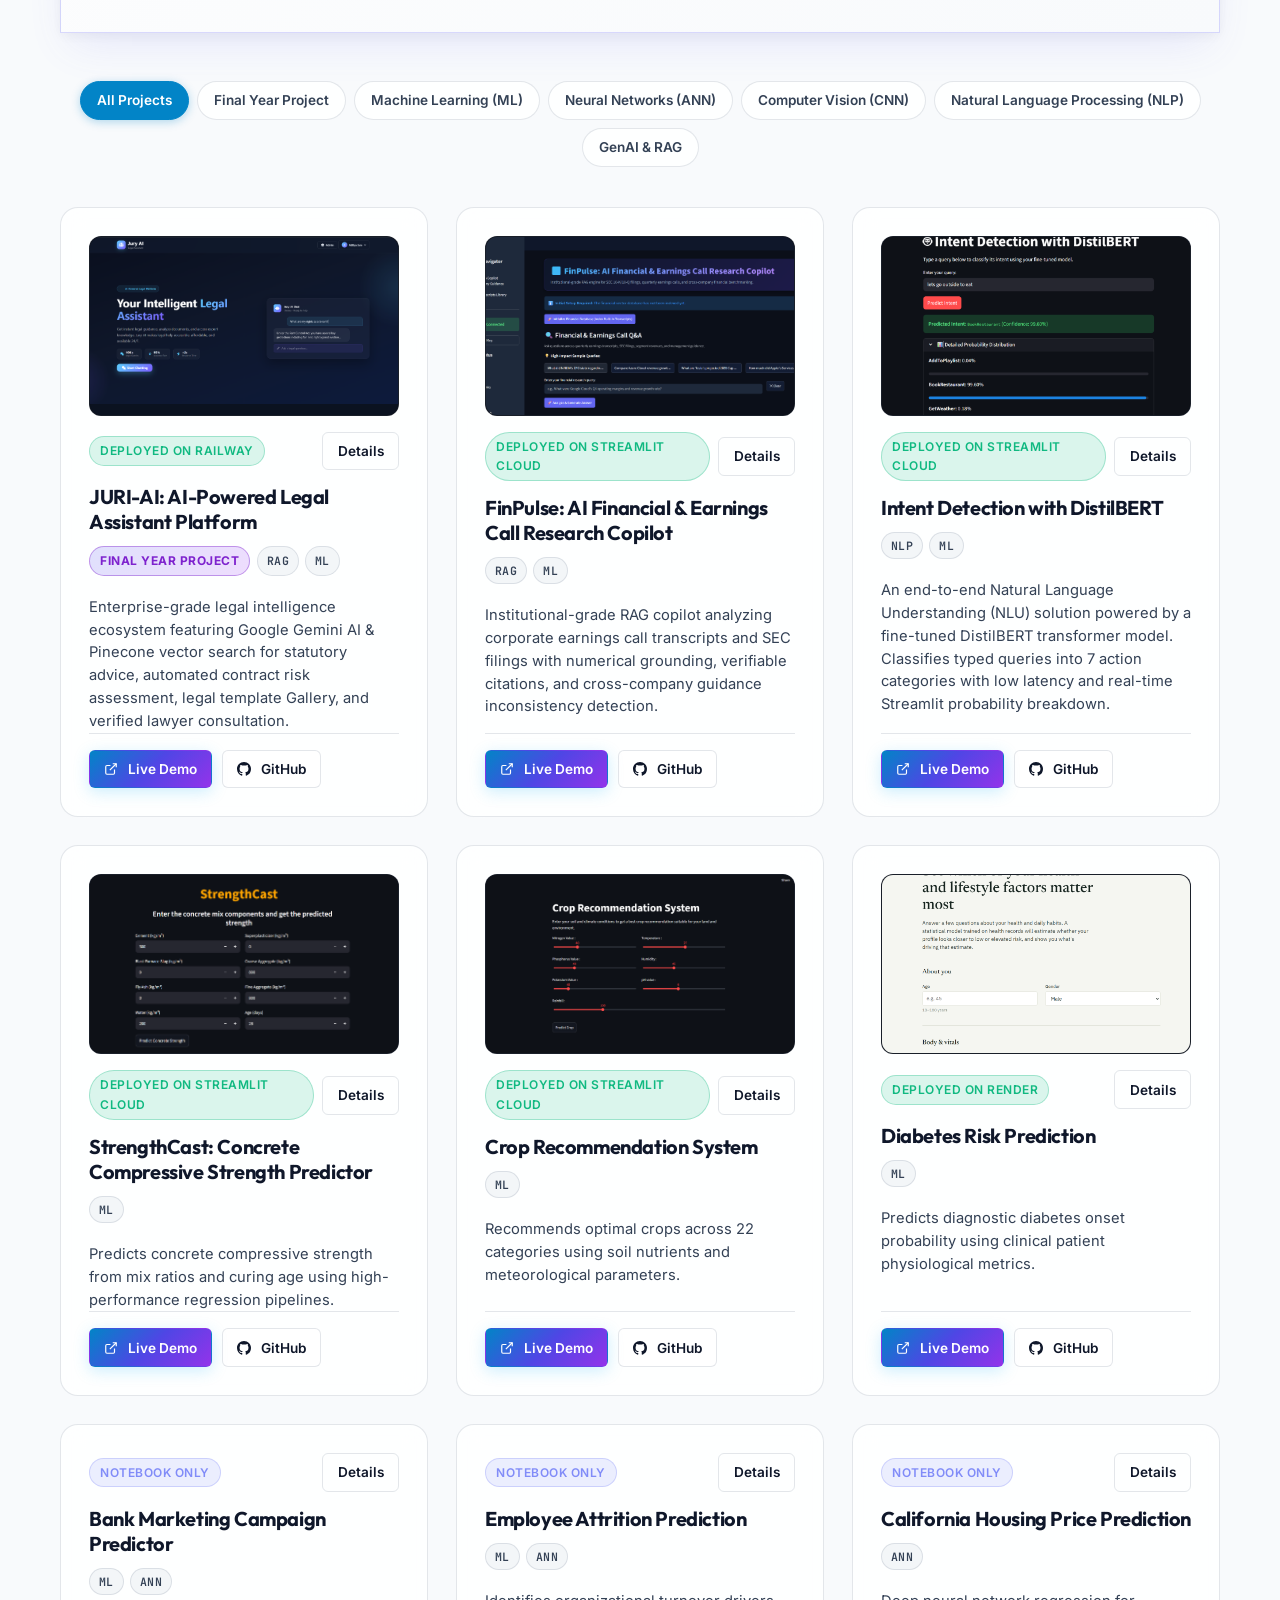
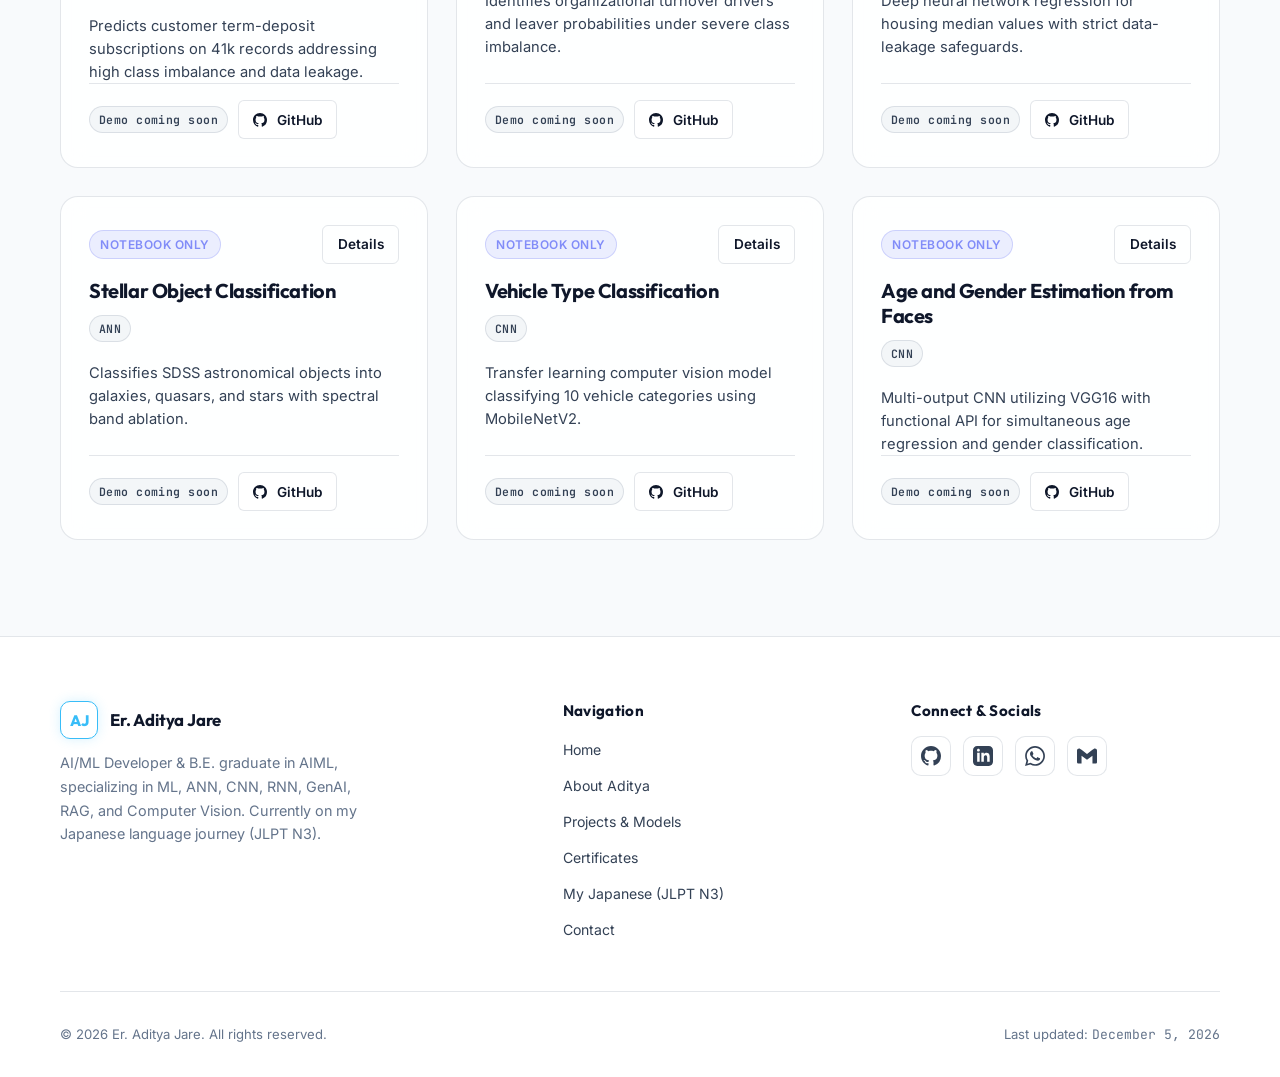
<file: projects.html>
<!DOCTYPE html>
<html lang="en">

<head>
  <meta charset="UTF-8">
  <meta name="viewport" content="width=device-width, initial-scale=1.0">
  <title>Projects &amp; Case Studies | Er. Aditya Jare</title>
  <meta name="description"
    content="Explore machine learning, artificial neural networks (ANN), and convolutional neural networks (CNN) projects with real empirical benchmarks by Er. Aditya Jare.">
  <link rel="icon" type="image/svg+xml" href="assets/images/favicon.svg">
  <link rel="stylesheet" href="css/style.css">
</head>

<body>
  <!-- Header / Navigation -->
  <header class="site-header" id="site-header">
    <div class="container nav-container">
      <a href="index.html" class="brand-link" aria-label="Aditya Jare Home">
        <div class="brand-logo-badge">AJ</div>
        <div class="brand-title">
          <span class="brand-name">Er. Aditya Jare</span>
          <span class="brand-subtitle">AI/ML &amp; Computer Vision</span>
        </div>
      </a>

      <nav aria-label="Main Navigation">
        <ul class="nav-menu" id="nav-menu">
          <li><a href="index.html" class="nav-link">Home</a></li>
          <li><a href="about.html" class="nav-link">About</a></li>
          <li><a href="projects.html" class="nav-link active">Projects</a></li>
          <li><a href="certificates.html" class="nav-link">Certificates</a></li>
          <li><a href="japanese.html" class="nav-link">My Japanese</a></li>
          <li><a href="contact.html" class="nav-link">Contact</a></li>
        </ul>
      </nav>

      <div class="nav-actions">
        <button type="button" class="theme-toggle-btn" id="theme-toggle-btn" aria-label="Toggle theme mode"
          title="Toggle theme mode">
          <svg class="sun-icon" xmlns="http://www.w3.org/2000/svg" fill="none" viewBox="0 0 24 24"
            stroke="currentColor">
            <path stroke-linecap="round" stroke-linejoin="round" stroke-width="2"
              d="M12 3v1m0 16v1m9-9h-1M4 12H3m15.364 6.364l-.707-.707M6.343 6.343l-.707-.707m12.728 0l-.707.707M6.343 17.657l-.707.707M16 12a4 4 0 11-8 0 4 4 0 018 0z" />
          </svg>
          <svg class="moon-icon" xmlns="http://www.w3.org/2000/svg" fill="none" viewBox="0 0 24 24"
            stroke="currentColor">
            <path stroke-linecap="round" stroke-linejoin="round" stroke-width="2"
              d="M20.354 15.354A9 9 0 018.646 3.646 9.003 9.003 0 0012 21a9.003 9.003 0 008.354-5.646z" />
          </svg>
        </button>
        <button type="button" class="hamburger-btn" id="hamburger-btn" aria-label="Toggle navigation menu"
          aria-expanded="false" aria-controls="nav-menu">
          <span class="hamburger-line"></span>
          <span class="hamburger-line"></span>
          <span class="hamburger-line"></span>
        </button>
      </div>
    </div>
  </header>
  <div class="nav-backdrop" id="nav-backdrop"></div>

  <!-- Main Content -->
  <main class="main-content">
    <div class="container">

      <!-- Page Header -->
      <section class="section" style="padding-top: 1rem; padding-bottom: 2rem;">
        <div class="section-header">
          <span class="section-eyebrow">Interactive Portfolio</span>
          <h1 class="section-title">Projects &amp; Architectures</h1>
          <p class="section-description">
            Filter through machine learning pipelines, deep neural architectures, and vision models. Click "Details" on
            any project to explore datasets, ablation metrics, debugging findings, and limitations.
          </p>
        </div>

        <!-- Flagship Final Year Project Showcase with Auto Slider -->
        <article class="fyp-showcase-card" id="final-year-project" aria-labelledby="fyp-title">
          <div class="fyp-header">
            <div class="fyp-header-top">
              <span class="badge badge-capstone">
                <svg width="14" height="14" viewBox="0 0 24 24" fill="currentColor">
                  <path d="M12 3L1 9l11 6 9-4.91V17h2V9L12 3z M5 13.18v4L12 21l7-3.82v-4L12 17l-7-3.82z" />
                </svg>
                Final Year Project &bull; B.E. Capstone
              </span>
              <span class="badge badge-deployed">Deployed on Railway</span>
            </div>
            <h2 id="fyp-title" class="fyp-main-title">JURI-AI: AI-Powered Legal Assistant Platform</h2>
            <p class="fyp-main-subtitle">
              A comprehensive AI-driven legal intelligence platform built with React, Node.js/Express, FastAPI, and
              MongoDB. Powered by Google Gemini AI and Pinecone vector search to deliver instant statutory advice,
              automated contract risk analysis, and provide legal document .
            </p>
          </div>

          <!-- Auto Slider Carousel (13 Real Screenshots) -->
          <div class="fyp-slider-wrapper" id="fyp-slider" role="region"
            aria-label="Jury AI Project Screenshots Auto Slider" tabindex="0">
            <div class="fyp-slides-track" id="fyp-slides-track">
              <!-- Rendered dynamically by js/projects.js from FYP_SLIDES -->
            </div>

            <!-- Slider Controls -->
            <button type="button" class="fyp-slider-btn prev" id="fyp-prev-btn" aria-label="Previous screenshot">
              <svg width="20" height="20" viewBox="0 0 24 24" fill="none" stroke="currentColor" stroke-width="2.5">
                <polyline points="15 18 9 12 15 6" />
              </svg>
            </button>
            <button type="button" class="fyp-slider-btn next" id="fyp-next-btn" aria-label="Next screenshot">
              <svg width="20" height="20" viewBox="0 0 24 24" fill="none" stroke="currentColor" stroke-width="2.5">
                <polyline points="9 18 15 12 9 6" />
              </svg>
            </button>

            <!-- Slide Counter -->
            <div class="fyp-slide-counter" id="fyp-slide-counter">01 / 13</div>

            <!-- Dots Indicator -->
            <div class="fyp-slider-dots" id="fyp-slider-dots" role="tablist" aria-label="Slide dots">
              <!-- Rendered by js/projects.js -->
            </div>
          </div>

          <!-- Down Below: Clean, Non-Boring Project Info Grid -->
          <div class="fyp-info-grid">
            <!-- 1. Core AI Capabilities -->
            <div class="fyp-info-card">
              <div class="fyp-card-header">
                <span class="fyp-icon-pill">🤖</span>
                <h3 class="fyp-card-title">Core AI Capabilities</h3>
              </div>
              <ul class="fyp-features-list">
                <li>
                  <strong>Statutory AI Assistant:</strong> Context-grounded natural language queries powered by
                  <em>Google Gemini AI</em> &amp; <em>Pinecone Vector DB</em> with statutory law citations.
                </li>
                <li>
                  <strong>Contract Risk Analysis:</strong> Automated clause-by-clause grading (High/Medium/Low risk),
                  FEMA 1999 &amp; consumer act compliance, and legal safety alerts.
                </li>
                <li>
                  <strong>Smart Template System:</strong> Pre-built legal contracts with category filters, and instant
                  downloads.
                </li>
                <li>
                  <strong>Multi-Role RBAC:</strong> Dedicated portals with role-based access for Users, verified Lawyers
                  (consultation chat), and Admins.
                </li>
              </ul>
            </div>

            <!-- 2. Microservices Architecture -->
            <div class="fyp-info-card">
              <div class="fyp-card-header">
                <span class="fyp-icon-pill">🏗️</span>
                <h3 class="fyp-card-title">System Architecture</h3>
              </div>
              <div class="fyp-tech-stack-groups">
                <div class="fyp-tech-group">
                  <span class="fyp-tech-label">Client Layer:</span>
                  <div class="fyp-pill-wrap">
                    <span class="badge badge-tag">React.js</span>
                    <span class="badge badge-tag">TypeScript</span>
                    <span class="badge badge-tag">Context API</span>
                    <span class="badge badge-tag">Axios</span>
                  </div>
                </div>
                <div class="fyp-tech-group">
                  <span class="fyp-tech-label">API Gateway:</span>
                  <div class="fyp-pill-wrap">
                    <span class="badge badge-tag">Node.js</span>
                    <span class="badge badge-tag">Express.js</span>
                    <span class="badge badge-tag">JWT Auth</span>
                    <span class="badge badge-tag">Socket.io</span>
                  </div>
                </div>
                <div class="fyp-tech-group">
                  <span class="fyp-tech-label">AI Microservice:</span>
                  <div class="fyp-pill-wrap">
                    <span class="badge badge-tag">FastAPI (Python)</span>
                    <span class="badge badge-tag">Google Gemini</span>
                    <span class="badge badge-tag">Pinecone Vector DB</span>
                    <span class="badge badge-tag">LangChain</span>
                  </div>
                </div>
                <div class="fyp-tech-group">
                  <span class="fyp-tech-label">Database &amp; Cloud:</span>
                  <div class="fyp-pill-wrap">
                    <span class="badge badge-tag">MongoDB</span>
                    <span class="badge badge-tag">Railway Cloud</span>
                  </div>
                </div>
              </div>
            </div>

            <!-- 3. Performance & Actions -->
            <div class="fyp-info-card">
              <div class="fyp-card-header">
                <span class="fyp-icon-pill">⚡</span>
                <h3 class="fyp-card-title">Performance &amp; Links</h3>
              </div>
              <div class="fyp-metrics-row">
                <div class="fyp-metric-stat">
                  <span class="fyp-metric-value">&lt; 2s</span>
                  <span class="fyp-metric-desc">Response Time</span>
                </div>
                <div class="fyp-metric-stat">
                  <span class="fyp-metric-value">95%+</span>
                  <span class="fyp-metric-desc">Statutory Match</span>
                </div>
                <div class="fyp-metric-stat">
                  <span class="fyp-metric-value">20+</span>
                  <span class="fyp-metric-desc">Smart Templates</span>
                </div>
              </div>

              <div class="fyp-security-note">
                <svg width="15" height="15" viewBox="0 0 24 24" fill="none" stroke="currentColor" stroke-width="2">
                  <path d="M12 22s8-4 8-10V5l-8-3-8 3v7c0 6 8 10 8 10z" />
                </svg>
                <span>Enterprise Security: JWT HTTP-only cookies, bcrypt hashing, Helmet headers &amp; pre-commit secret
                  scanning.</span>
              </div>

              <div class="fyp-actions-bar">
                <a href="https://jury-ai-production.up.railway.app" target="_blank" rel="noopener noreferrer"
                  class="btn btn-primary btn-sm">
                  <svg width="14" height="14" viewBox="0 0 24 24" fill="none" stroke="currentColor" stroke-width="2">
                    <path d="M18 13v6a2 2 0 0 1-2 2H5a2 2 0 0 1-2-2V8a2 2 0 0 1 2-2h6" />
                    <polyline points="15 3 21 3 21 9" />
                    <line x1="10" y1="14" x2="21" y2="3" />
                  </svg>
                  Live App
                </a>
                <a href="https://github.com/RajendraMargale22/JURI-AI" target="_blank" rel="noopener noreferrer"
                  class="btn btn-secondary btn-sm">
                  <svg width="14" height="14" viewBox="0 0 24 24" fill="currentColor">
                    <path
                      d="M12 0C5.37 0 0 5.37 0 12c0 5.31 3.435 9.795 8.205 11.385.6.105.825-.255.825-.57 0-.285-.015-1.23-.015-2.235-3.015.555-3.795-.735-4.035-1.41-.135-.345-.72-1.41-1.23-1.695-.42-.225-1.02-.78-.015-.795.945-.015 1.62.87 1.845 1.23 1.08 1.815 2.805 1.305 3.495.99.105-.78.42-1.305.765-1.605-2.67-.3-5.46-1.335-5.46-5.925 0-1.305.465-2.385 1.23-3.225-.12-.3-.54-1.53.12-3.18 0 0 1.005-.315 3.3 1.23.96-.27 1.98-.405 3-.405s2.04.135 3 .405c2.295-1.56 3.3-1.23 3.3-1.23.66 1.65.24 2.88.12 3.18.765.84 1.23 1.905 1.23 3.225 0 4.605-2.805 5.625-5.475 5.925.435.375.81 1.095.81 2.22 0 1.605-.015 2.895-.015 3.3 0 .315.225.69.825.57A12.02 12.02 0 0 0 24 12c0-6.63-5.37-12-12-12z" />
                  </svg>
                  GitHub
                </a>
                <button type="button" class="btn btn-outline btn-sm view-details-trigger" data-project-id="jury-ai">
                  Full Details &amp; Spec
                </button>
              </div>
            </div>
          </div>
        </article>

        <!-- Filter Buttons: All, Final Year Project, ML, ANN, CNN, NLP, RAG -->
        <div class="filter-bar" role="toolbar" aria-label="Project category filters">
          <button type="button" class="filter-btn active" data-filter="All">All Projects</button>
          <button type="button" class="filter-btn" data-filter="Final Year Project">Final Year Project</button>
          <button type="button" class="filter-btn" data-filter="ML">Machine Learning (ML)</button>
          <button type="button" class="filter-btn" data-filter="ANN">Neural Networks (ANN)</button>
          <button type="button" class="filter-btn" data-filter="CNN">Computer Vision (CNN)</button>
          <button type="button" class="filter-btn" data-filter="NLP">Natural Language Processing (NLP)</button>
          <button type="button" class="filter-btn" data-filter="RAG">GenAI &amp; RAG</button>
        </div>

        <!-- Projects Grid Container -->
        <div class="projects-grid" id="all-projects-grid" aria-live="polite">
          <!-- Populated from data/projects.json via js/projects.js -->
          <div class="empty-state-card">
            <p>Loading projects from database...</p>
          </div>
        </div>

      </section>

    </div>
  </main>

  <!-- Global Footer -->
  <footer class="site-footer">
    <div class="container">
      <div class="footer-top">
        <div>
          <div class="brand-link" style="margin-bottom: 0.5rem;">
            <div class="brand-logo-badge">AJ</div>
            <span class="brand-name">Er. Aditya Jare</span>
          </div>
          <p class="footer-brand-desc">
            AI/ML Developer &amp; B.E. graduate in AIML, specializing in ML, ANN, CNN, RNN, GenAI, RAG, and Computer Vision. Currently on my Japanese language journey (JLPT N3).
          </p>
        </div>

        <div>
          <h4 class="footer-nav-title">Navigation</h4>
          <ul class="footer-links-list">
            <li><a href="index.html" class="footer-link">Home</a></li>
            <li><a href="about.html" class="footer-link">About Aditya</a></li>
            <li><a href="projects.html" class="footer-link">Projects &amp; Models</a></li>
            <li><a href="certificates.html" class="footer-link">Certificates</a></li>
            <li><a href="japanese.html" class="footer-link">My Japanese (JLPT N3)</a></li>
            <li><a href="contact.html" class="footer-link">Contact</a></li>
          </ul>
        </div>

        <div>
          <h4 class="footer-nav-title">Connect &amp; Socials</h4>
          <div class="footer-socials">
            <a href="https://github.com/AdityaJare" target="_blank" rel="noopener noreferrer" class="footer-social-btn"
              aria-label="GitHub"><svg width="20" height="20" viewBox="0 0 24 24" fill="currentColor">
                <path
                  d="M12 0C5.37 0 0 5.37 0 12c0 5.31 3.435 9.795 8.205 11.385.6.105.825-.255.825-.57 0-.285-.015-1.23-.015-2.235-3.015.555-3.795-.735-4.035-1.41-.135-.345-.72-1.41-1.23-1.695-.42-.225-1.02-.78-.015-.795.945-.015 1.62.87 1.845 1.23 1.08 1.815 2.805 1.305 3.495.99.105-.78.42-1.305.765-1.605-2.67-.3-5.46-1.335-5.46-5.925 0-1.305.465-2.385 1.23-3.225-.12-.3-.54-1.53.12-3.18 0 0 1.005-.315 3.3 1.23.96-.27 1.98-.405 3-.405s2.04.135 3 .405c2.295-1.56 3.3-1.23 3.3-1.23.66 1.65.24 2.88.12 3.18.765.84 1.23 1.905 1.23 3.225 0 4.605-2.805 5.625-5.475 5.925.435.375.81 1.095.81 2.22 0 1.605-.015 2.895-.015 3.3 0 .315.225.69.825.57A12.02 12.02 0 0 0 24 12c0-6.63-5.37-12-12-12z" />
              </svg></a>
            <a href="https://www.linkedin.com/in/aditya-jare-73b071218/" target="_blank" rel="noopener noreferrer"
              class="footer-social-btn" aria-label="LinkedIn"><svg width="20" height="20" viewBox="0 0 24 24"
                fill="currentColor">
                <path
                  d="M19 0h-14c-2.761 0-5 2.239-5 5v14c0 2.761 2.239 5 5 5h14c2.762 0 5-2.239 5-5v-14c0-2.761-2.238-5-5-5zm-11 19h-3v-11h3v11zm-1.5-12.268c-.966 0-1.75-.79-1.75-1.764s.784-1.764 1.75-1.764 1.75.79 1.75 1.764-.783 1.764-1.75 1.764zm13.5 12.268h-3v-5.604c0-3.368-4-3.113-4 0v5.604h-3v-11h3v1.765c1.396-2.586 7-2.777 7 2.476v6.759z" />
              </svg></a>

            <a href="https://wa.me/919579635665" target="_blank" rel="noopener noreferrer" class="footer-social-btn"
              aria-label="WhatsApp"><svg width="20" height="20" viewBox="0 0 24 24" fill="currentColor">
                <path
                  d="M.057 24l1.687-6.163c-1.041-1.804-1.588-3.849-1.587-5.946.003-6.556 5.338-11.891 11.893-11.891 3.181.001 6.167 1.24 8.413 3.488 2.245 2.248 3.481 5.236 3.48 8.414-.003 6.557-5.338 11.892-11.893 11.892-1.99-.001-3.951-.5-5.688-1.448l-6.305 1.654zm6.597-3.807c1.676.995 3.276 1.591 5.392 1.592 5.448 0 9.886-4.434 9.889-9.885.002-5.462-4.415-9.89-9.881-9.892-5.452 0-9.887 4.434-9.889 9.884-.001 2.225.651 3.891 1.746 5.634l-.999 3.648 3.742-.981zm11.387-5.464c-.074-.124-.272-.198-.57-.347-.297-.149-1.758-.868-2.031-.967-.272-.099-.47-.149-.669.149-.198.297-.768.967-.941 1.165-.173.198-.347.223-.644.074-.297-.149-1.255-.462-2.39-1.475-.883-.788-1.48-1.761-1.653-2.059-.173-.297-.018-.458.13-.606.134-.133.297-.347.446-.521.151-.172.2-.296.3-.495.099-.198.05-.372-.025-.521-.075-.148-.669-1.611-.916-2.206-.242-.579-.487-.501-.669-.51l-.57-.01c-.198 0-.52.074-.792.372s-1.04 1.016-1.04 2.479 1.065 2.876 1.213 3.074c.149.198 2.095 3.2 5.076 4.487.709.306 1.263.489 1.694.626.712.226 1.36.194 1.872.118.571-.085 1.758-.719 2.006-1.413.248-.695.248-1.29.173-1.414z" />
              </svg></a>
            <a href="mailto:adityajare2004@gmail.com" class="footer-social-btn" aria-label="Gmail"><svg width="20"
                height="20" viewBox="0 0 24 24" fill="currentColor">
                <path
                  d="M24 5.457v13.909c0 .904-.732 1.636-1.636 1.636h-3.819V11.73L12 16.64l-6.545-4.91v9.273H1.636A1.636 1.636 0 0 1 0 19.366V5.457c0-2.023 2.309-3.178 3.927-1.964L5.455 4.64 12 9.548l6.545-4.91 1.528-1.145C21.69 2.28 24 3.434 24 5.457z" />
              </svg></a>
          </div>
        </div>
      </div>

      <div class="footer-bottom">
        <div>&copy; <span id="footer-year">2026</span> Er. Aditya Jare. All rights reserved.</div>
        <div>Last updated: <span id="footer-last-updated" class="text-mono">October 2026</span></div>
      </div>
    </div>
  </footer>

  <button type="button" class="back-to-top-btn" id="back-to-top-btn" aria-label="Back to top">
    <svg width="20" height="20" viewBox="0 0 24 24" fill="none" stroke="currentColor" stroke-width="2.5">
      <polyline points="18 15 12 9 6 15" />
    </svg>
  </button>

  <script src="js/main.js"></script>
  <script src="js/projects.js"></script>
</body>

</html>
</file>
<file: css/style.css>
/* ==========================================================================
   ADITYA JARE PORTFOLIO - CORE DESIGN SYSTEM & STYLESHEET
   Mobile-First, Accessible, Dark/Light Themes, Zero External Dependency Lag
   ========================================================================== */

/* --- Modern Font Import --- */
@import url('https://fonts.googleapis.com/css2?family=Inter:wght@300;400;500;600;700&family=Outfit:wght@500;600;700;800&family=Noto+Sans+JP:wght@400;500;700&family=JetBrains+Mono:wght@400;500&display=swap');

/* --- Root Color Tokens & CSS Variables --- */
:root {
  /* Color Palette - Dark Mode Default */
  --bg-primary: #090d16;
  --bg-secondary: #0f172a;
  --bg-card: rgba(15, 23, 42, 0.75);
  --bg-card-hover: rgba(30, 41, 59, 0.85);
  --bg-card-elevated: #1e293b;
  --bg-glass: rgba(15, 23, 42, 0.7);
  --bg-input: rgba(15, 23, 42, 0.9);

  --border-subtle: rgba(148, 163, 184, 0.12);
  --border-focus: #38bdf8;
  --border-card: rgba(56, 189, 248, 0.15);
  --border-glow: rgba(56, 189, 248, 0.35);

  --text-primary: #f8fafc;
  --text-secondary: #94a3b8;
  --text-muted: #64748b;
  --text-accent: #38bdf8;
  --text-accent-secondary: #818cf8;

  --accent-cyan: #38bdf8;
  --accent-blue: #0284c7;
  --accent-indigo: #818cf8;
  --accent-purple: #c084fc;
  --accent-emerald: #10b981;
  --accent-amber: #f59e0b;
  --accent-rose: #f43f5e;

  --gradient-brand: linear-gradient(135deg, #38bdf8 0%, #818cf8 50%, #c084fc 100%);
  --gradient-glow: radial-gradient(circle at 50% 0%, rgba(56, 189, 248, 0.15), transparent 70%);
  --gradient-card: linear-gradient(180deg, rgba(30, 41, 59, 0.5) 0%, rgba(15, 23, 42, 0.7) 100%);

  /* Shadows */
  --shadow-sm: 0 2px 8px rgba(0, 0, 0, 0.3);
  --shadow-md: 0 8px 24px rgba(0, 0, 0, 0.45);
  --shadow-lg: 0 16px 40px rgba(0, 0, 0, 0.6);
  --shadow-glow: 0 0 25px rgba(56, 189, 248, 0.25);

  /* Typography */
  --font-sans: 'Inter', -apple-system, BlinkMacSystemFont, 'Segoe UI', Roboto, sans-serif;
  --font-heading: 'Outfit', 'Inter', -apple-system, sans-serif;
  --font-mono: 'JetBrains Mono', monospace;
  --font-jp: 'Noto Sans JP', 'Inter', sans-serif;

  /* Spacing & Layout */
  --container-max: 1200px;
  --nav-height: 72px;
  --radius-sm: 6px;
  --radius-md: 12px;
  --radius-lg: 18px;
  --radius-full: 9999px;

  /* Transitions */
  --transition-fast: 0.15s cubic-bezier(0.4, 0, 0.2, 1);
  --transition-normal: 0.25s cubic-bezier(0.4, 0, 0.2, 1);
  --transition-bounce: 0.4s cubic-bezier(0.34, 1.56, 0.64, 1);
}

/* --- Light Theme Variables --- */
[data-theme="light"] {
  --bg-primary: #f8fafc;
  --bg-secondary: #ffffff;
  --bg-card: rgba(255, 255, 255, 0.85);
  --bg-card-hover: #ffffff;
  --bg-card-elevated: #ffffff;
  --bg-glass: rgba(255, 255, 255, 0.85);
  --bg-input: #ffffff;

  --border-subtle: rgba(100, 116, 139, 0.18);
  --border-focus: #0284c7;
  --border-card: rgba(2, 132, 199, 0.18);
  --border-glow: rgba(2, 132, 199, 0.25);

  --text-primary: #0f172a;
  --text-secondary: #334155;
  --text-muted: #64748b;
  --text-accent: #0284c7;
  --text-accent-secondary: #4f46e5;

  --gradient-brand: linear-gradient(135deg, #0284c7 0%, #4f46e5 50%, #9333ea 100%);
  --gradient-glow: radial-gradient(circle at 50% 0%, rgba(2, 132, 199, 0.1), transparent 70%);
  --gradient-card: linear-gradient(180deg, rgba(255, 255, 255, 0.9) 0%, rgba(241, 245, 249, 0.9) 100%);

  --shadow-sm: 0 2px 6px rgba(15, 23, 42, 0.05);
  --shadow-md: 0 10px 25px rgba(15, 23, 42, 0.08);
  --shadow-lg: 0 20px 40px rgba(15, 23, 42, 0.12);
  --shadow-glow: 0 0 25px rgba(2, 132, 199, 0.15);
}

/* --- Reset & Global Baseline --- */
*, *::before, *::after {
  box-sizing: border-box;
  margin: 0;
  padding: 0;
}

html {
  font-size: 16px;
  scroll-behavior: smooth;
  scroll-padding-top: calc(var(--nav-height) + 1.5rem);
  -webkit-text-size-adjust: 100%;
}

body {
  font-family: var(--font-sans);
  background-color: var(--bg-primary);
  color: var(--text-primary);
  line-height: 1.65;
  min-height: 100vh;
  display: flex;
  flex-direction: column;
  position: relative;
  overflow-x: hidden;
  transition: background-color var(--transition-normal), color var(--transition-normal);
}

/* Subtle background neural grid pattern */
body::before {
  content: '';
  position: fixed;
  top: 0;
  left: 0;
  width: 100%;
  height: 100%;
  background-image: 
    radial-gradient(rgba(56, 189, 248, 0.05) 1px, transparent 1px);
  background-size: 32px 32px;
  pointer-events: none;
  z-index: -2;
}

/* Ambient glow accent top */
body::after {
  content: '';
  position: fixed;
  top: -150px;
  left: 50%;
  transform: translateX(-50%);
  width: 900px;
  height: 450px;
  background: var(--gradient-glow);
  pointer-events: none;
  z-index: -1;
}

img, svg, video {
  max-width: 100%;
  height: auto;
  display: block;
}

a {
  color: var(--text-accent);
  text-decoration: none;
  transition: color var(--transition-fast), opacity var(--transition-fast);
}

a:hover {
  color: var(--text-accent-secondary);
}

button, input, textarea, select {
  font: inherit;
  color: inherit;
}

/* Accessible Keyboard Focus Ring */
:focus-visible {
  outline: 2px solid var(--border-focus);
  outline-offset: 3px;
  border-radius: var(--radius-sm);
}

/* Typography Helpers */
h1, h2, h3, h4, h5, h6 {
  font-family: var(--font-heading);
  color: var(--text-primary);
  line-height: 1.25;
  font-weight: 700;
  letter-spacing: -0.02em;
}

h1 { font-size: clamp(2.2rem, 5vw, 3.5rem); }
h2 { font-size: clamp(1.75rem, 3.5vw, 2.4rem); }
h3 { font-size: clamp(1.25rem, 2.5vw, 1.6rem); }
h4 { font-size: 1.15rem; }

p {
  color: var(--text-secondary);
  margin-bottom: 1rem;
}

p:last-child {
  margin-bottom: 0;
}

.gradient-text {
  background: var(--gradient-brand);
  -webkit-background-clip: text;
  -webkit-text-fill-color: transparent;
  display: inline-block;
}

.text-muted { color: var(--text-muted); }
.text-mono { font-family: var(--font-mono); }
.text-jp { font-family: var(--font-jp); }

/* Layout Container */
.container {
  width: 100%;
  max-width: var(--container-max);
  margin-left: auto;
  margin-right: auto;
  padding-left: 1.25rem;
  padding-right: 1.25rem;
}

.main-content {
  flex: 1 0 auto;
  padding-top: calc(var(--nav-height) + 1.5rem);
  padding-bottom: 4rem;
}

/* ==========================================================================
   NAVIGATION BAR & HEADER
   ========================================================================== */
.site-header {
  position: fixed;
  top: 0;
  left: 0;
  right: 0;
  height: var(--nav-height);
  background: var(--bg-glass);
  backdrop-filter: blur(14px);
  -webkit-backdrop-filter: blur(14px);
  border-bottom: 1px solid var(--border-subtle);
  z-index: 1000;
  transition: all var(--transition-normal);
}

.site-header.scrolled {
  box-shadow: var(--shadow-sm);
  background: var(--bg-secondary);
  border-bottom-color: var(--border-card);
}

.nav-container {
  height: 100%;
  display: flex;
  align-items: center;
  justify-content: space-between;
}

.brand-link {
  display: flex;
  align-items: center;
  gap: 0.75rem;
  font-family: var(--font-heading);
  font-weight: 700;
  font-size: 1.2rem;
  color: var(--text-primary);
  text-decoration: none;
}

.brand-logo-badge {
  width: 38px;
  height: 38px;
  border-radius: 10px;
  background: var(--bg-secondary);
  border: 1.5px solid var(--accent-cyan);
  display: flex;
  align-items: center;
  justify-content: center;
  font-size: 0.95rem;
  font-weight: 800;
  color: var(--accent-cyan);
  box-shadow: 0 0 12px rgba(56, 189, 248, 0.2);
  transition: transform var(--transition-bounce), border-color var(--transition-fast);
}

.brand-link:hover .brand-logo-badge {
  transform: rotate(-6deg) scale(1.05);
  border-color: var(--accent-indigo);
  color: var(--accent-indigo);
}

.brand-title {
  display: flex;
  flex-direction: column;
}

.brand-name {
  font-size: 1.05rem;
  font-weight: 700;
  letter-spacing: -0.01em;
  color: var(--text-primary);
}

.brand-subtitle {
  font-size: 0.72rem;
  font-weight: 500;
  color: var(--text-accent);
  letter-spacing: 0.05em;
  text-transform: uppercase;
}

/* Nav Menu */
.nav-menu {
  display: flex;
  align-items: center;
  gap: 1.75rem;
  list-style: none;
}

.nav-link {
  font-weight: 500;
  font-size: 0.92rem;
  color: var(--text-secondary);
  position: relative;
  padding: 0.35rem 0;
  transition: color var(--transition-fast);
}

.nav-link:hover {
  color: var(--text-primary);
}

.nav-link.active {
  color: var(--text-accent);
  font-weight: 600;
}

.nav-link.active::after {
  content: '';
  position: absolute;
  bottom: 0;
  left: 0;
  width: 100%;
  height: 2px;
  background: var(--gradient-brand);
  border-radius: var(--radius-full);
}

.nav-actions {
  display: flex;
  align-items: center;
  gap: 0.75rem;
}

/* Theme Toggle Button */
.theme-toggle-btn {
  background: var(--bg-card);
  border: 1px solid var(--border-subtle);
  color: var(--text-primary);
  width: 40px;
  height: 40px;
  border-radius: 10px;
  cursor: pointer;
  display: flex;
  align-items: center;
  justify-content: center;
  transition: all var(--transition-fast);
}

.theme-toggle-btn:hover {
  background: var(--bg-card-hover);
  border-color: var(--border-focus);
  transform: translateY(-1px);
}

.theme-toggle-btn svg {
  width: 20px;
  height: 20px;
}

[data-theme="light"] .sun-icon { display: none; }
[data-theme="light"] .moon-icon { display: block; }
:root:not([data-theme="light"]) .sun-icon { display: block; }
:root:not([data-theme="light"]) .moon-icon { display: none; }

/* Hamburger Button */
.hamburger-btn {
  display: none;
  background: var(--bg-card);
  border: 1px solid var(--border-subtle);
  color: var(--text-primary);
  width: 42px;
  height: 42px;
  border-radius: 10px;
  cursor: pointer;
  flex-direction: column;
  justify-content: center;
  align-items: center;
  gap: 5px;
  padding: 0;
  z-index: 1100;
}

.hamburger-line {
  width: 20px;
  height: 2px;
  background: currentColor;
  border-radius: 2px;
  transition: transform var(--transition-fast), opacity var(--transition-fast);
}

.hamburger-btn[aria-expanded="true"] .hamburger-line:nth-child(1) {
  transform: translateY(7px) rotate(45deg);
}
.hamburger-btn[aria-expanded="true"] .hamburger-line:nth-child(2) {
  opacity: 0;
}
.hamburger-btn[aria-expanded="true"] .hamburger-line:nth-child(3) {
  transform: translateY(-7px) rotate(-45deg);
}

/* Mobile Nav Drawer */
@media (max-width: 860px) {
  .hamburger-btn {
    display: flex;
  }

  .nav-menu {
    position: fixed;
    top: 0;
    right: -100%;
    width: min(85vw, 360px);
    height: 100vh;
    background: var(--bg-secondary);
    border-left: 1px solid var(--border-subtle);
    flex-direction: column;
    align-items: flex-start;
    padding: calc(var(--nav-height) + 2rem) 2rem 2rem;
    gap: 1.25rem;
    box-shadow: var(--shadow-lg);
    transition: right var(--transition-normal);
    z-index: 1050;
    overflow-y: auto;
  }

  .nav-menu.open {
    right: 0;
  }

  .nav-menu .nav-link {
    font-size: 1.15rem;
    width: 100%;
    padding: 0.6rem 0;
    border-bottom: 1px solid var(--border-subtle);
  }

  .nav-backdrop {
    display: none;
    position: fixed;
    top: 0;
    left: 0;
    width: 100vw;
    height: 100vh;
    background: rgba(0, 0, 0, 0.6);
    backdrop-filter: blur(4px);
    z-index: 1040;
  }

  .nav-backdrop.open {
    display: block;
  }
}

/* ==========================================================================
   BUTTONS & BADGES
   ========================================================================== */
.btn {
  display: inline-flex;
  align-items: center;
  justify-content: center;
  gap: 0.6rem;
  padding: 0.68rem 1.4rem;
  font-weight: 600;
  font-size: 0.95rem;
  border-radius: var(--radius-md);
  cursor: pointer;
  border: 1px solid transparent;
  transition: all var(--transition-fast);
  text-decoration: none;
  white-space: nowrap;
}

.btn:active {
  transform: scale(0.98);
}

.btn-primary {
  background: var(--gradient-brand);
  color: #ffffff !important;
  box-shadow: 0 4px 15px rgba(56, 189, 248, 0.25);
}

.btn-primary:hover {
  box-shadow: 0 6px 20px rgba(56, 189, 248, 0.4);
  transform: translateY(-2px);
  filter: brightness(1.08);
}

.btn-secondary {
  background: var(--bg-card);
  color: var(--text-primary);
  border-color: var(--border-subtle);
}

.btn-secondary:hover {
  background: var(--bg-card-hover);
  border-color: var(--border-focus);
  color: var(--text-accent);
  transform: translateY(-2px);
}

.btn-outline {
  background: transparent;
  color: var(--text-primary);
  border-color: var(--border-subtle);
}

.btn-outline:hover {
  border-color: var(--accent-cyan);
  color: var(--accent-cyan);
  background: rgba(56, 189, 248, 0.08);
}

.btn-sm {
  padding: 0.45rem 0.9rem;
  font-size: 0.85rem;
  border-radius: var(--radius-sm);
}

.btn-icon {
  width: 40px;
  height: 40px;
  padding: 0;
  border-radius: var(--radius-md);
}

/* Status Badges */
.badge {
  display: inline-flex;
  align-items: center;
  gap: 0.4rem;
  padding: 0.25rem 0.65rem;
  font-size: 0.75rem;
  font-weight: 600;
  border-radius: var(--radius-full);
  text-transform: uppercase;
  letter-spacing: 0.04em;
}

.badge-deployed {
  background: rgba(16, 185, 129, 0.15);
  color: #10b981;
  border: 1px solid rgba(16, 185, 129, 0.3);
}

.badge-notebook {
  background: rgba(129, 140, 248, 0.15);
  color: #818cf8;
  border: 1px solid rgba(129, 140, 248, 0.3);
}

.badge-progress {
  background: rgba(245, 158, 11, 0.15);
  color: #f59e0b;
  border: 1px solid rgba(245, 158, 11, 0.3);
}

.badge-tag {
  background: rgba(148, 163, 184, 0.1);
  color: var(--text-secondary);
  border: 1px solid var(--border-subtle);
  font-family: var(--font-mono);
  font-size: 0.72rem;
  padding: 0.2rem 0.55rem;
  text-transform: none;
}

.badge-coming-soon {
  background: rgba(244, 63, 94, 0.15);
  color: var(--accent-rose);
  border: 1px solid rgba(244, 63, 94, 0.3);
}

.badge-capstone {
  background: linear-gradient(135deg, rgba(99, 102, 241, 0.2), rgba(168, 85, 247, 0.2));
  color: #c084fc;
  border: 1px solid rgba(192, 132, 252, 0.4);
  font-weight: 700;
  display: inline-flex;
  align-items: center;
  gap: 0.4rem;
}

[data-theme="light"] .badge-capstone {
  color: #7e22ce;
  border-color: rgba(126, 34, 206, 0.4);
}

/* ==========================================================================
   CARDS & COMMON CONTAINERS
   ========================================================================== */
.card {
  background: var(--bg-card);
  backdrop-filter: blur(12px);
  -webkit-backdrop-filter: blur(12px);
  border: 1px solid var(--border-subtle);
  border-radius: var(--radius-lg);
  padding: 1.75rem;
  transition: transform var(--transition-normal), box-shadow var(--transition-normal), border-color var(--transition-fast);
  position: relative;
  overflow: hidden;
}

.card:hover {
  transform: translateY(-4px);
  border-color: var(--border-card);
  box-shadow: var(--shadow-md);
}

.card-header {
  margin-bottom: 1rem;
}

.card-title {
  font-size: 1.25rem;
  margin-bottom: 0.4rem;
  color: var(--text-primary);
}

/* ==========================================================================
   SECTION COMMONS
   ========================================================================== */
.section {
  padding: 4.5rem 0;
  position: relative;
}

.section-header {
  text-align: center;
  max-width: 680px;
  margin: 0 auto 3.5rem;
}

.section-eyebrow {
  display: inline-flex;
  align-items: center;
  gap: 0.5rem;
  font-family: var(--font-mono);
  font-size: 0.82rem;
  font-weight: 600;
  text-transform: uppercase;
  color: var(--text-accent);
  margin-bottom: 0.75rem;
  letter-spacing: 0.08em;
}

.section-title {
  margin-bottom: 0.9rem;
}

.section-description {
  font-size: 1.05rem;
  color: var(--text-secondary);
}

/* ==========================================================================
   HERO SECTION (HOME)
   ========================================================================== */
.hero-section {
  padding: 2.5rem 0 4.5rem;
}

.hero-grid {
  display: grid;
  grid-template-columns: 1fr;
  gap: 2.5rem;
  align-items: center;
}

@media (min-width: 900px) {
  .hero-grid {
    grid-template-columns: 1.25fr 0.9fr;
    gap: 3.5rem;
  }
}

.hero-content {
  display: flex;
  flex-direction: column;
  gap: 1.5rem;
}

.hero-eyebrow-pill {
  display: inline-flex;
  align-items: center;
  gap: 0.6rem;
  padding: 0.35rem 0.85rem;
  background: rgba(56, 189, 248, 0.1);
  border: 1px solid rgba(56, 189, 248, 0.25);
  border-radius: var(--radius-full);
  font-size: 0.8rem;
  font-weight: 600;
  color: var(--accent-cyan);
  width: fit-content;
}

.pulse-dot {
  width: 8px;
  height: 8px;
  border-radius: 50%;
  background: var(--accent-emerald);
  box-shadow: 0 0 8px var(--accent-emerald);
  animation: pulse 2s infinite ease-in-out;
}

@keyframes pulse {
  0% { transform: scale(0.95); opacity: 0.8; }
  50% { transform: scale(1.3); opacity: 1; }
  100% { transform: scale(0.95); opacity: 0.8; }
}

.hero-name {
  font-size: clamp(2.3rem, 5.5vw, 3.8rem);
  line-height: 1.1;
  font-weight: 800;
}

.hero-title {
  font-size: clamp(1.2rem, 2.5vw, 1.55rem);
  font-weight: 600;
  color: var(--text-accent);
}

.hero-intro {
  font-size: 1.1rem;
  line-height: 1.7;
  color: var(--text-secondary);
  max-width: 620px;
}

.hero-cta-group {
  display: flex;
  flex-wrap: wrap;
  gap: 1rem;
  margin-top: 0.5rem;
}

.hero-avatar-wrapper {
  display: flex;
  justify-content: center;
  position: relative;
}

.hero-avatar-frame {
  position: relative;
  width: min(100%, 360px);
  aspect-ratio: 1 / 1;
  border-radius: 28px;
  padding: 8px;
  background: var(--gradient-brand);
  box-shadow: var(--shadow-glow);
  transition: transform var(--transition-normal);
}

.hero-avatar-frame:hover {
  transform: scale(1.02);
}

.hero-avatar-img {
  width: 100%;
  height: 100%;
  object-fit: cover;
  border-radius: 22px;
  background: var(--bg-secondary);
}

.hero-cv-badge {
  position: absolute;
  bottom: -12px;
  left: 50%;
  transform: translateX(-50%);
  background: var(--bg-secondary);
  border: 1px solid var(--accent-cyan);
  padding: 0.4rem 1rem;
  border-radius: var(--radius-full);
  font-size: 0.78rem;
  font-weight: 600;
  color: var(--text-primary);
  white-space: nowrap;
  box-shadow: var(--shadow-md);
  display: flex;
  align-items: center;
  gap: 0.5rem;
}

/* ==========================================================================
   ABOUT PREVIEW & HIGHLIGHTS STRIP
   ========================================================================== */
.about-preview-card {
  display: grid;
  grid-template-columns: 1fr;
  gap: 2rem;
  align-items: center;
  background: var(--gradient-card);
  border: 1px solid var(--border-card);
  padding: 2.5rem;
  border-radius: var(--radius-lg);
}

@media (min-width: 850px) {
  .about-preview-card {
    grid-template-columns: 1.4fr 1fr;
  }
}

.interests-pill-group {
  display: flex;
  flex-wrap: wrap;
  gap: 0.6rem;
  margin: 1.25rem 0 1.75rem;
}

.interest-pill {
  display: inline-flex;
  align-items: center;
  gap: 0.4rem;
  padding: 0.4rem 0.85rem;
  background: rgba(129, 140, 248, 0.1);
  border: 1px solid rgba(129, 140, 248, 0.25);
  border-radius: var(--radius-full);
  font-size: 0.85rem;
  font-weight: 500;
  color: var(--accent-indigo);
}

.highlights-strip {
  margin: 3.5rem 0;
  display: grid;
  grid-template-columns: repeat(auto-fit, minmax(180px, 1fr));
  gap: 1rem;
}

.highlight-link-card {
  background: var(--bg-card);
  border: 1px solid var(--border-subtle);
  border-radius: var(--radius-md);
  padding: 1.25rem;
  display: flex;
  align-items: center;
  gap: 0.9rem;
  text-decoration: none;
  transition: all var(--transition-fast);
}

.highlight-link-card:hover {
  border-color: var(--accent-cyan);
  background: var(--bg-card-hover);
  transform: translateY(-3px);
}

.highlight-icon {
  width: 40px;
  height: 40px;
  border-radius: 10px;
  background: rgba(56, 189, 248, 0.1);
  color: var(--accent-cyan);
  display: flex;
  align-items: center;
  justify-content: center;
  flex-shrink: 0;
}

.highlight-title {
  font-weight: 600;
  font-size: 0.95rem;
  color: var(--text-primary);
}

.highlight-desc {
  font-size: 0.78rem;
  color: var(--text-muted);
}

/* ==========================================================================
   SKILLS OVERVIEW SECTION
   ========================================================================== */
.skills-grid {
  display: grid;
  grid-template-columns: 1fr;
  gap: 1.5rem;
}

@media (min-width: 640px) {
  .skills-grid {
    grid-template-columns: repeat(2, 1fr);
  }
}

@media (min-width: 1024px) {
  .skills-grid {
    grid-template-columns: repeat(4, 1fr);
  }
}

.skill-category-card {
  display: flex;
  flex-direction: column;
  height: 100%;
}

.skill-card-top {
  display: flex;
  align-items: center;
  justify-content: space-between;
  margin-bottom: 1.25rem;
  padding-bottom: 0.75rem;
  border-bottom: 1px solid var(--border-subtle);
}

.skill-level-badge {
  font-size: 0.7rem;
  padding: 0.2rem 0.5rem;
  border-radius: var(--radius-full);
  font-weight: 700;
  text-transform: uppercase;
}

.skill-level-proficient {
  background: rgba(16, 185, 129, 0.15);
  color: #10b981;
  border: 1px solid rgba(16, 185, 129, 0.3);
}

.skill-level-working {
  background: rgba(56, 189, 248, 0.15);
  color: #38bdf8;
  border: 1px solid rgba(56, 189, 248, 0.3);
}

.skill-level-learning {
  background: rgba(245, 158, 11, 0.15);
  color: #f59e0b;
  border: 1px solid rgba(245, 158, 11, 0.3);
}

.skill-list {
  list-style: none;
  display: flex;
  flex-direction: column;
  gap: 0.65rem;
}

.skill-item {
  display: flex;
  align-items: center;
  gap: 0.5rem;
  font-size: 0.88rem;
  color: var(--text-secondary);
}

.skill-bullet {
  width: 6px;
  height: 6px;
  border-radius: 50%;
  background: var(--accent-cyan);
  flex-shrink: 0;
}

/* ==========================================================================
   PROJECTS SECTION & FILTER BUTTONS
   ========================================================================== */
.filter-bar {
  display: flex;
  flex-wrap: wrap;
  gap: 0.5rem;
  justify-content: center;
  margin-bottom: 2.5rem;
}

.filter-btn {
  background: var(--bg-card);
  color: var(--text-secondary);
  border: 1px solid var(--border-subtle);
  padding: 0.45rem 1rem;
  border-radius: var(--radius-full);
  font-size: 0.85rem;
  font-weight: 600;
  cursor: pointer;
  transition: all var(--transition-fast);
}

.filter-btn:hover {
  color: var(--text-primary);
  border-color: var(--border-focus);
}

.filter-btn.active {
  background: var(--accent-blue);
  color: #ffffff;
  border-color: var(--accent-blue);
  box-shadow: 0 2px 10px rgba(2, 132, 199, 0.3);
}

.projects-grid {
  display: grid;
  grid-template-columns: 1fr;
  gap: 1.75rem;
}

@media (min-width: 680px) {
  .projects-grid {
    grid-template-columns: repeat(2, 1fr);
  }
}

@media (min-width: 1040px) {
  .projects-grid {
    grid-template-columns: repeat(3, 1fr);
  }
}

.project-card {
  display: flex;
  flex-direction: column;
  justify-content: space-between;
  height: 100%;
}

.project-card-thumb-wrap {
  width: 100%;
  height: 180px;
  border-radius: var(--radius-md);
  overflow: hidden;
  margin-bottom: 1rem;
  background: #080c14;
  border: 1px solid var(--border-subtle);
  position: relative;
}

.project-card-thumb-img {
  width: 100%;
  height: 100%;
  object-fit: cover;
  transition: transform 0.4s ease;
  display: block;
}

.project-card:hover .project-card-thumb-img {
  transform: scale(1.05);
}

.project-meta-top {
  display: flex;
  align-items: center;
  justify-content: space-between;
  gap: 0.5rem;
  margin-bottom: 0.85rem;
}

.project-tags-wrap {
  display: flex;
  flex-wrap: wrap;
  gap: 0.4rem;
  margin: 0.75rem 0 1.25rem;
}

.project-summary {
  font-size: 0.92rem;
  color: var(--text-secondary);
  line-height: 1.55;
  margin-bottom: 1.25rem;
  flex-grow: 1;
}

.project-card-footer {
  display: flex;
  flex-direction: column;
  gap: 0.75rem;
  padding-top: 1rem;
  border-top: 1px solid var(--border-subtle);
}

.project-links-row {
  display: flex;
  align-items: center;
  flex-wrap: wrap;
  gap: 0.6rem;
}

.empty-state-card {
  grid-column: 1 / -1;
  text-align: center;
  padding: 4rem 2rem;
  background: var(--bg-card);
  border: 1px dashed var(--border-subtle);
  border-radius: var(--radius-lg);
}

.empty-state-icon {
  width: 56px;
  height: 56px;
  margin: 0 auto 1rem;
  color: var(--accent-indigo);
}

/* ==========================================================================
   FINAL YEAR PROJECT SHOWCASE & AUTO SLIDER
   ========================================================================== */
.fyp-showcase-card {
  background: linear-gradient(135deg, rgba(15, 23, 42, 0.95) 0%, rgba(30, 41, 59, 0.85) 100%);
  border: 1px solid rgba(99, 102, 241, 0.35);
  border-radius: var(--radius-xl);
  padding: 2.25rem;
  margin-bottom: 3rem;
  box-shadow: 0 20px 45px -10px rgba(0, 0, 0, 0.6), 0 0 30px rgba(99, 102, 241, 0.12);
  position: relative;
  overflow: hidden;
}

[data-theme="light"] .fyp-showcase-card {
  background: linear-gradient(135deg, #ffffff 0%, #f8fafc 100%);
  border-color: rgba(99, 102, 241, 0.25);
  box-shadow: 0 20px 40px -10px rgba(99, 102, 241, 0.12), 0 4px 12px rgba(0, 0, 0, 0.05);
}

.fyp-header-top {
  display: flex;
  align-items: center;
  justify-content: space-between;
  gap: 1rem;
  flex-wrap: wrap;
  margin-bottom: 0.85rem;
}

.fyp-main-title {
  font-size: 1.85rem;
  font-weight: 800;
  letter-spacing: -0.02em;
  background: linear-gradient(135deg, #ffffff 30%, #38bdf8 70%, #818cf8 100%);
  -webkit-background-clip: text;
  -webkit-text-fill-color: transparent;
  margin-bottom: 0.65rem;
  line-height: 1.25;
}

[data-theme="light"] .fyp-main-title {
  background: linear-gradient(135deg, #0f172a 30%, #0284c7 70%, #4f46e5 100%);
  -webkit-background-clip: text;
  -webkit-text-fill-color: transparent;
}

.fyp-main-subtitle {
  font-size: 0.98rem;
  color: var(--text-secondary);
  line-height: 1.6;
  max-width: 920px;
}

/* Slider Container */
.fyp-slider-wrapper {
  position: relative;
  width: 100%;
  aspect-ratio: 16 / 9;
  max-height: 520px;
  background: #080c14;
  border-radius: var(--radius-lg);
  border: 1px solid var(--border-subtle);
  overflow: hidden;
  margin: 1.75rem 0 2rem;
  box-shadow: 0 10px 30px rgba(0, 0, 0, 0.4);
}

.fyp-slides-track {
  position: relative;
  width: 100%;
  height: 100%;
}

.fyp-slide {
  position: absolute;
  inset: 0;
  opacity: 0;
  transition: opacity 0.5s ease-in-out;
  pointer-events: none;
  display: flex;
  align-items: center;
  justify-content: center;
}

.fyp-slide.active {
  opacity: 1;
  pointer-events: auto;
}

.fyp-slide-img {
  width: 100%;
  height: 100%;
  object-fit: contain;
  background: #080c14;
  display: block;
}

.fyp-slide-caption {
  position: absolute;
  bottom: 0;
  left: 0;
  right: 0;
  background: linear-gradient(180deg, transparent 0%, rgba(5, 8, 16, 0.95) 75%);
  padding: 3rem 1.75rem 1.25rem;
  color: #ffffff;
  pointer-events: none;
}

.fyp-slide-title {
  font-size: 1.15rem;
  font-weight: 700;
  margin-bottom: 0.25rem;
  color: #ffffff;
}

.fyp-slide-desc {
  font-size: 0.88rem;
  color: rgba(255, 255, 255, 0.82);
  line-height: 1.45;
  margin: 0;
}

/* Slider Controls */
.fyp-slider-btn {
  position: absolute;
  top: 50%;
  transform: translateY(-50%);
  width: 44px;
  height: 44px;
  border-radius: var(--radius-full);
  background: rgba(15, 23, 42, 0.75);
  backdrop-filter: blur(8px);
  -webkit-backdrop-filter: blur(8px);
  border: 1px solid rgba(255, 255, 255, 0.2);
  color: #ffffff;
  display: flex;
  align-items: center;
  justify-content: center;
  cursor: pointer;
  z-index: 10;
  transition: all var(--transition-fast);
}

.fyp-slider-btn:hover {
  background: var(--accent-indigo);
  border-color: var(--accent-indigo);
  transform: translateY(-50%) scale(1.08);
}

.fyp-slider-btn.prev {
  left: 1rem;
}

.fyp-slider-btn.next {
  right: 1rem;
}

.fyp-slide-counter {
  position: absolute;
  top: 1rem;
  right: 1rem;
  background: rgba(15, 23, 42, 0.8);
  backdrop-filter: blur(6px);
  border: 1px solid rgba(255, 255, 255, 0.15);
  padding: 0.25rem 0.75rem;
  border-radius: var(--radius-full);
  font-family: var(--font-mono);
  font-size: 0.78rem;
  color: #38bdf8;
  font-weight: 600;
  z-index: 10;
}

.fyp-slider-dots {
  position: absolute;
  bottom: 0.85rem;
  left: 50%;
  transform: translateX(-50%);
  display: flex;
  gap: 0.45rem;
  z-index: 10;
}

.fyp-dot {
  width: 8px;
  height: 8px;
  border-radius: var(--radius-full);
  background: rgba(255, 255, 255, 0.35);
  border: none;
  cursor: pointer;
  padding: 0;
  transition: all var(--transition-fast);
}

.fyp-dot.active {
  width: 22px;
  background: var(--accent-cyan);
}

/* Info Grid Below Slider */
.fyp-info-grid {
  display: grid;
  grid-template-columns: 1fr;
  gap: 1.5rem;
}

@media (min-width: 768px) {
  .fyp-info-grid {
    grid-template-columns: repeat(2, 1fr);
  }
}

@media (min-width: 1080px) {
  .fyp-info-grid {
    grid-template-columns: 1.1fr 1fr 0.9fr;
  }
}

.fyp-info-card {
  background: var(--bg-card);
  border: 1px solid var(--border-subtle);
  border-radius: var(--radius-lg);
  padding: 1.5rem;
  display: flex;
  flex-direction: column;
  justify-content: space-between;
}

.fyp-card-header {
  display: flex;
  align-items: center;
  gap: 0.65rem;
  margin-bottom: 1rem;
}

.fyp-icon-pill {
  font-size: 1.35rem;
  line-height: 1;
}

.fyp-card-title {
  font-size: 1.1rem;
  font-weight: 700;
  margin: 0;
  color: var(--text-primary);
}

.fyp-features-list {
  list-style: none;
  display: flex;
  flex-direction: column;
  gap: 0.75rem;
  font-size: 0.88rem;
  line-height: 1.55;
  color: var(--text-secondary);
}

.fyp-features-list strong {
  color: var(--text-primary);
}

.fyp-tech-stack-groups {
  display: flex;
  flex-direction: column;
  gap: 0.85rem;
}

.fyp-tech-group {
  display: flex;
  flex-direction: column;
  gap: 0.35rem;
}

.fyp-tech-label {
  font-size: 0.76rem;
  text-transform: uppercase;
  font-weight: 700;
  letter-spacing: 0.05em;
  color: var(--accent-indigo);
  font-family: var(--font-mono);
}

.fyp-pill-wrap {
  display: flex;
  flex-wrap: wrap;
  gap: 0.35rem;
}

/* Metrics & Actions */
.fyp-metrics-row {
  display: grid;
  grid-template-columns: repeat(3, 1fr);
  gap: 0.6rem;
  margin-bottom: 1.25rem;
}

.fyp-metric-stat {
  background: var(--bg-secondary);
  border: 1px solid var(--border-subtle);
  border-radius: var(--radius-md);
  padding: 0.75rem 0.5rem;
  text-align: center;
}

.fyp-metric-value {
  display: block;
  font-size: 1.35rem;
  font-weight: 800;
  color: var(--accent-emerald);
  font-family: var(--font-mono);
  line-height: 1.2;
}

.fyp-metric-desc {
  display: block;
  font-size: 0.72rem;
  color: var(--text-muted);
  margin-top: 0.2rem;
  line-height: 1.2;
}

.fyp-security-note {
  display: flex;
  align-items: flex-start;
  gap: 0.5rem;
  font-size: 0.8rem;
  color: var(--text-muted);
  line-height: 1.4;
  margin-bottom: 1.25rem;
  padding: 0.6rem 0.75rem;
  background: rgba(148, 163, 184, 0.08);
  border-radius: var(--radius-sm);
  border-left: 2px solid var(--accent-blue);
}

.fyp-actions-bar {
  display: flex;
  flex-wrap: wrap;
  gap: 0.6rem;
  align-items: center;
  margin-top: auto;
}

/* ==========================================================================
   PROJECT DETAIL MODAL & DRAWER
   ========================================================================== */
.modal-overlay {
  display: none;
  position: fixed;
  top: 0;
  left: 0;
  width: 100%;
  height: 100%;
  background: rgba(0, 0, 0, 0.75);
  backdrop-filter: blur(8px);
  -webkit-backdrop-filter: blur(8px);
  z-index: 2000;
  align-items: center;
  justify-content: center;
  padding: 1.5rem;
  opacity: 0;
  transition: opacity var(--transition-normal);
}

.modal-overlay.active {
  display: flex;
  opacity: 1;
}

.modal-dialog {
  background: var(--bg-secondary);
  border: 1px solid var(--border-card);
  border-radius: var(--radius-lg);
  width: 100%;
  max-width: 860px;
  max-height: 90vh;
  display: flex;
  flex-direction: column;
  box-shadow: var(--shadow-lg);
  overflow: hidden;
  animation: modalScaleUp 0.3s cubic-bezier(0.16, 1, 0.3, 1);
}

@keyframes modalScaleUp {
  from { transform: scale(0.95); opacity: 0; }
  to { transform: scale(1); opacity: 1; }
}

.modal-header {
  padding: 1.5rem 2rem;
  border-bottom: 1px solid var(--border-subtle);
  display: flex;
  align-items: flex-start;
  justify-content: space-between;
  gap: 1rem;
  background: var(--bg-card);
}

.modal-header-content {
  flex: 1;
}

.modal-close-btn {
  background: transparent;
  border: 1px solid var(--border-subtle);
  color: var(--text-secondary);
  width: 36px;
  height: 36px;
  border-radius: 8px;
  cursor: pointer;
  display: flex;
  align-items: center;
  justify-content: center;
  transition: all var(--transition-fast);
  flex-shrink: 0;
}

.modal-close-btn:hover {
  background: var(--bg-card-hover);
  color: var(--text-primary);
  border-color: var(--accent-rose);
}

.modal-body {
  padding: 2rem;
  overflow-y: auto;
  display: flex;
  flex-direction: column;
  gap: 1.75rem;
}

.modal-section {
  display: flex;
  flex-direction: column;
  gap: 0.5rem;
}

.modal-section-title {
  font-size: 0.95rem;
  font-weight: 700;
  text-transform: uppercase;
  letter-spacing: 0.05em;
  color: var(--text-accent);
  display: flex;
  align-items: center;
  gap: 0.5rem;
}

.modal-results-box {
  background: rgba(56, 189, 248, 0.06);
  border-left: 3px solid var(--accent-cyan);
  padding: 1rem 1.25rem;
  border-radius: 0 var(--radius-sm) var(--radius-sm) 0;
  font-weight: 500;
  color: var(--text-primary);
}

.modal-gallery-box {
  background: var(--bg-card);
  border: 1px dashed var(--border-subtle);
  padding: 1.5rem;
  border-radius: var(--radius-md);
  text-align: center;
}

.modal-gallery-item {
  border-radius: var(--radius-md);
  overflow: hidden;
  border: 1px solid var(--border-subtle);
  background: var(--bg-card);
  margin-bottom: 1.25rem;
  box-shadow: var(--shadow-sm);
}

.modal-gallery-img {
  width: 100%;
  max-height: 420px;
  object-fit: contain;
  background: #080c14;
  display: block;
}

.modal-gallery-caption {
  padding: 0.75rem 1rem;
  font-size: 0.88rem;
  font-weight: 500;
  color: var(--text-primary);
  background: var(--bg-secondary);
  border-top: 1px solid var(--border-subtle);
  margin: 0;
}

.modal-footer {
  padding: 1.25rem 2rem;
  border-top: 1px solid var(--border-subtle);
  display: flex;
  align-items: center;
  justify-content: space-between;
  background: var(--bg-card);
  flex-wrap: wrap;
  gap: 1rem;
}

/* ==========================================================================
   CERTIFICATES TIMELINE / GRID
   ========================================================================== */
.certificates-grid {
  display: grid;
  grid-template-columns: 1fr;
  gap: 1.75rem;
}

@media (min-width: 680px) {
  .certificates-grid {
    grid-template-columns: repeat(2, 1fr);
  }
}

@media (min-width: 1040px) {
  .certificates-grid {
    grid-template-columns: repeat(3, 1fr);
  }
}

.cert-card {
  display: flex;
  flex-direction: column;
  height: 100%;
}

.cert-badge-frame {
  display: block;
  width: 100%;
  aspect-ratio: 16 / 10;
  border-radius: var(--radius-md);
  overflow: hidden;
  margin-bottom: 1.25rem;
  border: 1px solid var(--border-subtle);
  background: #080d1a;
  position: relative;
  transition: border-color var(--transition-fast);
}

.cert-badge-frame:hover {
  border-color: var(--accent-cyan);
}

.cert-badge-frame img {
  width: 100%;
  height: 100%;
  object-fit: contain;
  transition: transform var(--transition-normal);
  display: block;
}

.cert-card:hover .cert-badge-frame img {
  transform: scale(1.02);
}

.cert-issuer {
  font-size: 0.85rem;
  font-weight: 600;
  color: var(--text-accent);
  margin-bottom: 0.25rem;
}

.cert-date {
  font-size: 0.78rem;
  color: var(--text-muted);
  margin-bottom: 1rem;
}

/* ==========================================================================
   JAPANESE SECTION & INTERACTIVE VOCABULARY FLIP CARDS
   ========================================================================== */
.japanese-banner {
  background: var(--gradient-card);
  border: 1px solid var(--border-card);
  border-radius: var(--radius-lg);
  padding: 2rem 2.5rem;
  margin-bottom: 3rem;
  display: grid;
  grid-template-columns: 1fr;
  gap: 1.75rem;
}

@media (min-width: 800px) {
  .japanese-banner {
    grid-template-columns: 1.4fr 1fr;
    align-items: center;
  }
}

.jp-stat-badge {
  background: var(--bg-card-elevated);
  border: 1px solid var(--border-subtle);
  padding: 1.25rem;
  border-radius: var(--radius-md);
  display: flex;
  flex-direction: column;
  gap: 0.35rem;
}

.jp-skills-grid {
  display: grid;
  grid-template-columns: 1fr;
  gap: 1.25rem;
  margin-bottom: 3.5rem;
}

@media (min-width: 640px) {
  .jp-skills-grid {
    grid-template-columns: repeat(2, 1fr);
  }
}

@media (min-width: 980px) {
  .jp-skills-grid {
    grid-template-columns: repeat(3, 1fr);
  }
}

.jp-skill-card {
  background: var(--bg-card);
  border: 1px solid var(--border-subtle);
  border-radius: var(--radius-md);
  padding: 1.25rem;
}

.jp-skill-top {
  display: flex;
  align-items: center;
  justify-content: space-between;
  margin-bottom: 0.75rem;
}

.jp-skill-name {
  font-weight: 600;
  font-size: 0.95rem;
}

.progress-track {
  width: 100%;
  height: 8px;
  background: rgba(148, 163, 184, 0.15);
  border-radius: var(--radius-full);
  overflow: hidden;
  margin: 0.6rem 0;
}

.progress-fill {
  height: 100%;
  background: var(--gradient-brand);
  border-radius: var(--radius-full);
  transition: width 1s ease-out;
}

/* Word of the Day Widget */
.word-of-day-card {
  background: linear-gradient(135deg, rgba(30, 41, 59, 0.8) 0%, rgba(15, 23, 42, 0.95) 100%);
  border: 1.5px solid var(--accent-cyan);
  border-radius: var(--radius-lg);
  padding: 2.5rem;
  text-align: center;
  margin-bottom: 3.5rem;
  box-shadow: var(--shadow-glow);
  position: relative;
  overflow: hidden;
}

.word-of-day-card::before {
  content: '本日の言葉';
  position: absolute;
  top: 1rem;
  right: 1.5rem;
  font-family: var(--font-jp);
  font-size: 0.85rem;
  color: var(--accent-cyan);
  opacity: 0.7;
}

.wotd-kanji {
  font-family: var(--font-jp);
  font-size: clamp(2.8rem, 6vw, 4.2rem);
  font-weight: 700;
  color: var(--text-primary);
  margin-bottom: 0.25rem;
}

.wotd-reading {
  font-family: var(--font-jp);
  font-size: 1.25rem;
  color: var(--accent-cyan);
  margin-bottom: 0.25rem;
}

.wotd-romaji {
  font-family: var(--font-mono);
  font-size: 0.9rem;
  color: var(--text-muted);
  margin-bottom: 1rem;
}

.wotd-meaning {
  font-size: 1.3rem;
  font-weight: 700;
  color: var(--text-primary);
  margin-bottom: 1.5rem;
}

.wotd-example-box {
  background: rgba(15, 23, 42, 0.6);
  border: 1px solid var(--border-subtle);
  border-radius: var(--radius-md);
  padding: 1rem 1.5rem;
  max-width: 600px;
  margin: 0 auto 1.5rem;
  text-align: left;
}

/* 3D Flip Card Component */
.vocab-cards-grid {
  display: grid;
  grid-template-columns: 1fr;
  gap: 1.5rem;
}

@media (min-width: 600px) {
  .vocab-cards-grid {
    grid-template-columns: repeat(2, 1fr);
  }
}

@media (min-width: 950px) {
  .vocab-cards-grid {
    grid-template-columns: repeat(4, 1fr);
  }
}

.flip-card {
  perspective: 1000px;
  height: 230px;
  cursor: pointer;
}

.flip-card-inner {
  position: relative;
  width: 100%;
  height: 100%;
  text-align: center;
  transition: transform 0.6s cubic-bezier(0.4, 0, 0.2, 1);
  transform-style: preserve-3d;
  border-radius: var(--radius-md);
}

.flip-card:hover .flip-card-inner,
.flip-card.flipped .flip-card-inner {
  transform: rotateY(180deg);
}

.flip-card-front, .flip-card-back {
  position: absolute;
  width: 100%;
  height: 100%;
  -webkit-backface-visibility: hidden;
  backface-visibility: hidden;
  border-radius: var(--radius-md);
  padding: 1.5rem;
  display: flex;
  flex-direction: column;
  align-items: center;
  justify-content: center;
  border: 1px solid var(--border-subtle);
}

.flip-card-front {
  background: var(--bg-card);
}

.flip-card-front:hover {
  border-color: var(--border-focus);
}

.flip-card-back {
  background: var(--bg-card-elevated);
  border-color: var(--accent-indigo);
  transform: rotateY(180deg);
}

.flip-kanji {
  font-family: var(--font-jp);
  font-size: 2.2rem;
  font-weight: 700;
  color: var(--text-primary);
}

.flip-reading {
  font-family: var(--font-jp);
  font-size: 1rem;
  color: var(--accent-cyan);
  margin-top: 0.35rem;
}

.flip-hint {
  font-size: 0.75rem;
  color: var(--text-muted);
  margin-top: 0.75rem;
}

/* ==========================================================================
   BUNKASAI 2026 FESTIVAL WINNER SHOWCASE & GALLERY
   ========================================================================== */
.bunkasai-showcase-card {
  background: linear-gradient(135deg, rgba(30, 27, 75, 0.7) 0%, rgba(15, 23, 42, 0.95) 100%);
  border: 1.5px solid rgba(245, 158, 11, 0.5);
  border-radius: var(--radius-lg);
  padding: 2.25rem;
  margin-bottom: 3.5rem;
  box-shadow: 0 8px 32px rgba(245, 158, 11, 0.12);
  position: relative;
  overflow: hidden;
}

.bunkasai-showcase-card::before {
  content: '文化祭 2026';
  position: absolute;
  top: 1.25rem;
  right: 1.5rem;
  font-family: var(--font-jp);
  font-size: 1.1rem;
  font-weight: 700;
  color: #fbbf24;
  opacity: 0.35;
  letter-spacing: 0.1em;
}

.bunkasai-header {
  display: flex;
  flex-direction: column;
  gap: 0.75rem;
  margin-bottom: 1.75rem;
}

.bunkasai-award-pill {
  display: inline-flex;
  align-items: center;
  gap: 0.5rem;
  background: linear-gradient(135deg, rgba(245, 158, 11, 0.25) 0%, rgba(220, 38, 38, 0.25) 100%);
  border: 1.5px solid #fbbf24;
  color: #fbbf24;
  font-weight: 700;
  font-size: 0.88rem;
  padding: 0.4rem 0.9rem;
  border-radius: var(--radius-full);
  align-self: flex-start;
  box-shadow: 0 0 15px rgba(245, 158, 11, 0.25);
}

.bunkasai-title {
  font-size: clamp(1.5rem, 3.5vw, 2.1rem);
  font-weight: 800;
  color: var(--text-primary);
  line-height: 1.3;
  margin: 0;
}

.bunkasai-meta-bar {
  display: flex;
  flex-wrap: wrap;
  gap: 0.6rem 1.25rem;
  font-size: 0.88rem;
  color: var(--text-secondary);
  padding: 0.85rem 1rem;
  background: rgba(15, 23, 42, 0.6);
  border: 1px solid var(--border-subtle);
  border-radius: var(--radius-md);
  margin-bottom: 1.5rem;
}

.bunkasai-meta-item {
  display: inline-flex;
  align-items: center;
  gap: 0.4rem;
}

.bunkasai-meta-item strong {
  color: var(--text-primary);
}

.bunkasai-themes-grid {
  display: grid;
  grid-template-columns: repeat(auto-fit, minmax(200px, 1fr));
  gap: 1rem;
  margin-bottom: 2rem;
}

.bunkasai-theme-card {
  background: rgba(15, 23, 42, 0.7);
  border: 1px solid var(--border-subtle);
  border-radius: var(--radius-md);
  padding: 1rem;
  display: flex;
  align-items: center;
  gap: 0.85rem;
  transition: all var(--transition-fast);
}

.bunkasai-theme-card:hover {
  border-color: #fbbf24;
  transform: translateY(-2px);
  background: rgba(30, 41, 59, 0.8);
}

.bunkasai-theme-icon {
  font-size: 1.75rem;
  flex-shrink: 0;
}

.bunkasai-theme-title {
  font-size: 0.95rem;
  font-weight: 700;
  color: var(--text-primary);
  margin: 0 0 0.2rem 0;
}

.bunkasai-theme-sub {
  font-size: 0.78rem;
  color: var(--text-muted);
  margin: 0;
  line-height: 1.35;
}

.bunkasai-story-body {
  background: rgba(15, 23, 42, 0.65);
  border-left: 4px solid #fbbf24;
  padding: 1.4rem 1.75rem;
  border-radius: 0 var(--radius-md) var(--radius-md) 0;
  font-size: 0.96rem;
  line-height: 1.8;
  color: var(--text-primary);
  margin-bottom: 2.25rem;
}

.bunkasai-story-body p {
  margin-bottom: 1rem;
}

.bunkasai-story-body p:last-child {
  margin-bottom: 0;
}

.bunkasai-quote-highlight {
  background: rgba(56, 189, 248, 0.1);
  border: 1px dashed var(--accent-cyan);
  border-radius: var(--radius-md);
  padding: 1rem 1.25rem;
  margin: 1rem 0;
  font-style: italic;
  color: var(--text-primary);
}

/* ==========================================================================
   BUNKASAI AUTO-SLIDER COMPONENT
   ========================================================================== */
.bunkasai-slider-wrapper {
  position: relative;
  width: 100%;
  border-radius: var(--radius-md);
  overflow: hidden;
  margin-bottom: 2rem;
  background: #090e1a;
  border: 1.5px solid rgba(245, 158, 11, 0.45);
  box-shadow: 0 8px 30px rgba(0, 0, 0, 0.5);
}

.bunkasai-slider-viewport {
  position: relative;
  overflow: hidden;
  width: 100%;
}

.bunkasai-slider-track {
  display: flex;
  transition: transform 0.55s cubic-bezier(0.25, 1, 0.5, 1);
  will-change: transform;
}

.bunkasai-slide {
  min-width: 100%;
  box-sizing: border-box;
  position: relative;
  display: flex;
  flex-direction: column;
}

.bunkasai-slide-img-box {
  width: 100%;
  aspect-ratio: 16 / 10;
  max-height: 480px;
  overflow: hidden;
  background: #060913;
  display: flex;
  align-items: center;
  justify-content: center;
  position: relative;
  cursor: pointer;
}

.bunkasai-slide-img-box img {
  width: 100%;
  height: 100%;
  object-fit: cover;
  display: block;
  transition: transform 0.5s ease;
}

.bunkasai-slide:hover .bunkasai-slide-img-box img {
  transform: scale(1.02);
}

.bunkasai-slide-badge {
  position: absolute;
  top: 1rem;
  left: 1rem;
  z-index: 5;
  background: rgba(15, 23, 42, 0.88);
  border: 1px solid #fbbf24;
  color: #fbbf24;
  font-size: 0.75rem;
  font-weight: 700;
  padding: 0.3rem 0.75rem;
  border-radius: var(--radius-full);
  backdrop-filter: blur(8px);
  -webkit-backdrop-filter: blur(8px);
}

.bunkasai-slide-info {
  padding: 1.15rem 1.4rem;
  background: linear-gradient(180deg, rgba(15, 23, 42, 0.95) 0%, rgba(10, 15, 30, 0.98) 100%);
  border-top: 1px solid rgba(245, 158, 11, 0.25);
  display: flex;
  flex-direction: column;
  gap: 0.35rem;
}

.bunkasai-slide-title {
  font-size: 1.15rem;
  font-weight: 700;
  color: var(--text-primary);
  margin: 0;
  display: flex;
  align-items: center;
  gap: 0.5rem;
  flex-wrap: wrap;
}

.bunkasai-slide-desc {
  font-size: 0.86rem;
  color: var(--text-secondary);
  line-height: 1.5;
  margin: 0;
}

/* Slider Navigation Buttons */
.bunkasai-slider-btn {
  position: absolute;
  top: 40%;
  transform: translateY(-50%);
  z-index: 10;
  width: 44px;
  height: 44px;
  border-radius: var(--radius-full);
  background: rgba(15, 23, 42, 0.85);
  border: 1.5px solid rgba(245, 158, 11, 0.6);
  color: #fbbf24;
  display: flex;
  align-items: center;
  justify-content: center;
  cursor: pointer;
  backdrop-filter: blur(8px);
  -webkit-backdrop-filter: blur(8px);
  transition: all var(--transition-fast);
  box-shadow: 0 4px 14px rgba(0, 0, 0, 0.5);
}

.bunkasai-slider-btn:hover {
  background: #fbbf24;
  color: #0f172a;
  transform: translateY(-50%) scale(1.08);
  box-shadow: 0 0 20px rgba(245, 158, 11, 0.6);
}

.bunkasai-slider-prev {
  left: 0.85rem;
}

.bunkasai-slider-next {
  right: 0.85rem;
}

.bunkasai-slider-bottom-bar {
  display: flex;
  align-items: center;
  justify-content: space-between;
  padding: 0.75rem 1.25rem;
  background: rgba(10, 15, 30, 0.95);
  border-top: 1px solid var(--border-subtle);
  flex-wrap: wrap;
  gap: 0.75rem;
}

.bunkasai-counter-badge {
  font-size: 0.82rem;
  font-weight: 700;
  color: #fbbf24;
  font-family: var(--font-mono);
  background: rgba(245, 158, 11, 0.12);
  padding: 0.2rem 0.6rem;
  border-radius: var(--radius-full);
  border: 1px solid rgba(245, 158, 11, 0.3);
}

.bunkasai-slider-dots {
  display: flex;
  align-items: center;
  gap: 0.45rem;
}

.bunkasai-dot {
  width: 9px;
  height: 9px;
  border-radius: var(--radius-full);
  background: rgba(255, 255, 255, 0.25);
  border: none;
  cursor: pointer;
  padding: 0;
  transition: all var(--transition-fast);
}

.bunkasai-dot.active {
  width: 24px;
  background: #fbbf24;
  box-shadow: 0 0 10px rgba(245, 158, 11, 0.6);
}

.bunkasai-slider-playpause {
  font-size: 0.78rem;
  color: var(--text-muted);
  display: inline-flex;
  align-items: center;
  gap: 0.35rem;
}


/* Gallery Grid */
.jp-gallery-grid {
  display: grid;
  grid-template-columns: 1fr;
  gap: 1.5rem;
  margin-top: 1.5rem;
}

@media (min-width: 620px) {
  .jp-gallery-grid {
    grid-template-columns: repeat(2, 1fr);
  }
}

@media (min-width: 980px) {
  .jp-gallery-grid {
    grid-template-columns: repeat(3, 1fr);
  }
}

.jp-gallery-card {
  background: var(--bg-card);
  border: 1px solid var(--border-subtle);
  border-radius: var(--radius-md);
  overflow: hidden;
  display: flex;
  flex-direction: column;
  transition: all var(--transition-normal);
  cursor: pointer;
  position: relative;
}

.jp-gallery-card:hover {
  transform: translateY(-4px);
  border-color: #fbbf24;
  box-shadow: 0 8px 24px rgba(245, 158, 11, 0.15);
}

.jp-gallery-thumb-frame {
  width: 100%;
  aspect-ratio: 4 / 3;
  overflow: hidden;
  position: relative;
  background: #090e1a;
}

.jp-gallery-thumb-frame img {
  width: 100%;
  height: 100%;
  object-fit: cover;
  transition: transform 0.4s ease;
  display: block;
}

.jp-gallery-card:hover .jp-gallery-thumb-frame img {
  transform: scale(1.06);
}

.jp-gallery-badge-overlay {
  position: absolute;
  top: 0.75rem;
  left: 0.75rem;
  z-index: 2;
  font-size: 0.72rem;
  font-weight: 700;
  padding: 0.25rem 0.65rem;
  border-radius: var(--radius-full);
  backdrop-filter: blur(8px);
  -webkit-backdrop-filter: blur(8px);
  background: rgba(15, 23, 42, 0.85);
  border: 1px solid rgba(251, 191, 36, 0.5);
  color: #fbbf24;
}

.jp-gallery-card-content {
  padding: 1.25rem;
  display: flex;
  flex-direction: column;
  flex-grow: 1;
}

.jp-gallery-card-title {
  font-size: 1.05rem;
  font-weight: 700;
  color: var(--text-primary);
  margin-bottom: 0.4rem;
  line-height: 1.35;
}

.jp-gallery-card-desc {
  font-size: 0.84rem;
  color: var(--text-secondary);
  line-height: 1.55;
  margin: 0;
  flex-grow: 1;
}

.jp-gallery-zoom-hint {
  margin-top: 0.85rem;
  font-size: 0.75rem;
  color: var(--accent-cyan);
  font-weight: 600;
  display: inline-flex;
  align-items: center;
  gap: 0.35rem;
}

/* Lightbox Modal */
.jp-lightbox-backdrop {
  position: fixed;
  inset: 0;
  background: rgba(0, 0, 0, 0.85);
  backdrop-filter: blur(6px);
  -webkit-backdrop-filter: blur(6px);
  z-index: 2000;
  display: flex;
  align-items: center;
  justify-content: center;
  padding: 1.5rem;
  opacity: 0;
  visibility: hidden;
  transition: all var(--transition-normal);
}

.jp-lightbox-backdrop.active {
  opacity: 1;
  visibility: visible;
}

.jp-lightbox-content {
  max-width: 900px;
  width: 100%;
  max-height: 90vh;
  background: var(--bg-card);
  border: 1px solid var(--border-card);
  border-radius: var(--radius-lg);
  overflow: hidden;
  display: flex;
  flex-direction: column;
  box-shadow: 0 16px 48px rgba(0, 0, 0, 0.5);
}

.jp-lightbox-img-wrap {
  width: 100%;
  max-height: 65vh;
  background: #000;
  display: flex;
  align-items: center;
  justify-content: center;
}

.jp-lightbox-img-wrap img {
  max-width: 100%;
  max-height: 65vh;
  object-fit: contain;
}

.jp-lightbox-caption {
  padding: 1.25rem 1.5rem;
  background: var(--bg-card);
  border-top: 1px solid var(--border-subtle);
  display: flex;
  align-items: flex-start;
  justify-content: space-between;
  gap: 1rem;
}

/* ==========================================================================
   CONTACT PAGE & FORMS
   ========================================================================== */
.contact-layout {
  display: grid;
  grid-template-columns: 1fr;
  gap: 3rem;
}

@media (min-width: 900px) {
  .contact-layout {
    grid-template-columns: 1fr 1.35fr;
  }
}

.contact-info-card {
  display: flex;
  flex-direction: column;
  gap: 1.5rem;
}

.contact-channel-item {
  display: flex;
  align-items: center;
  justify-content: space-between;
  padding: 1rem 1.25rem;
  background: var(--bg-card);
  border: 1px solid var(--border-subtle);
  border-radius: var(--radius-md);
  text-decoration: none;
  transition: all var(--transition-fast);
}

.contact-channel-item:hover {
  border-color: var(--accent-cyan);
  background: var(--bg-card-hover);
  transform: translateY(-2px);
}

.contact-channel-left {
  display: flex;
  align-items: center;
  gap: 1rem;
}

.contact-channel-icon {
  width: 42px;
  height: 42px;
  border-radius: 10px;
  display: flex;
  align-items: center;
  justify-content: center;
  background: rgba(56, 189, 248, 0.1);
  color: var(--accent-cyan);
}

.contact-channel-name {
  font-weight: 600;
  font-size: 0.95rem;
  color: var(--text-primary);
}

.contact-channel-detail {
  font-size: 0.8rem;
  color: var(--text-muted);
}

/* Form Styles */
.form-card {
  background: var(--bg-card);
  border: 1px solid var(--border-subtle);
  border-radius: var(--radius-lg);
  padding: 2.25rem;
}

.form-group {
  margin-bottom: 1.4rem;
  display: flex;
  flex-direction: column;
  gap: 0.45rem;
}

.form-label {
  font-size: 0.88rem;
  font-weight: 600;
  color: var(--text-primary);
}

.form-control {
  width: 100%;
  padding: 0.8rem 1rem;
  background: var(--bg-input);
  border: 1px solid var(--border-subtle);
  border-radius: var(--radius-md);
  color: var(--text-primary);
  font-size: 0.95rem;
  transition: border-color var(--transition-fast), box-shadow var(--transition-fast);
}

.form-control:focus {
  outline: none;
  border-color: var(--border-focus);
  box-shadow: 0 0 0 3px rgba(56, 189, 248, 0.15);
}

.form-control.error {
  border-color: var(--accent-rose);
}

.form-error-msg {
  font-size: 0.78rem;
  color: var(--accent-rose);
  display: none;
}

.form-error-msg.visible {
  display: block;
}

.form-feedback-banner {
  padding: 1rem 1.25rem;
  border-radius: var(--radius-md);
  font-size: 0.92rem;
  font-weight: 500;
  margin-bottom: 1.5rem;
  display: none;
}

.form-feedback-banner.success {
  display: block;
  background: rgba(16, 185, 129, 0.15);
  border: 1px solid rgba(16, 185, 129, 0.3);
  color: #10b981;
}

.form-feedback-banner.error {
  display: block;
  background: rgba(244, 63, 94, 0.15);
  border: 1px solid rgba(244, 63, 94, 0.3);
  color: var(--accent-rose);
}

/* ==========================================================================
   BACK TO TOP BUTTON
   ========================================================================== */
.back-to-top-btn {
  position: fixed;
  bottom: 2rem;
  right: 2rem;
  width: 46px;
  height: 46px;
  border-radius: 50%;
  background: var(--bg-secondary);
  border: 1.5px solid var(--border-focus);
  color: var(--text-accent);
  display: flex;
  align-items: center;
  justify-content: center;
  cursor: pointer;
  box-shadow: var(--shadow-md);
  opacity: 0;
  visibility: hidden;
  transform: translateY(15px);
  transition: all var(--transition-normal);
  z-index: 900;
}

.back-to-top-btn.visible {
  opacity: 1;
  visibility: visible;
  transform: translateY(0);
}

.back-to-top-btn:hover {
  background: var(--accent-blue);
  color: #ffffff;
  transform: translateY(-3px);
  box-shadow: var(--shadow-glow);
}

/* ==========================================================================
   FOOTER
   ========================================================================== */
.site-footer {
  background: var(--bg-secondary);
  border-top: 1px solid var(--border-subtle);
  padding: 4rem 0 2rem;
  color: var(--text-secondary);
  margin-top: auto;
}

.footer-top {
  display: grid;
  grid-template-columns: 1fr;
  gap: 2.5rem;
  margin-bottom: 3rem;
}

@media (min-width: 768px) {
  .footer-top {
    grid-template-columns: 1.5fr 1fr 1fr;
  }
}

.footer-brand-desc {
  font-size: 0.9rem;
  color: var(--text-muted);
  max-width: 320px;
  margin-top: 0.75rem;
}

.footer-nav-title {
  font-size: 0.95rem;
  font-weight: 700;
  color: var(--text-primary);
  margin-bottom: 1rem;
  letter-spacing: 0.02em;
}

.footer-links-list {
  list-style: none;
  display: flex;
  flex-direction: column;
  gap: 0.6rem;
}

.footer-link {
  font-size: 0.88rem;
  color: var(--text-secondary);
}

.footer-link:hover {
  color: var(--text-accent);
}

.footer-socials {
  display: flex;
  gap: 0.75rem;
  flex-wrap: wrap;
}

.footer-social-btn {
  width: 40px;
  height: 40px;
  border-radius: 10px;
  background: var(--bg-card);
  border: 1px solid var(--border-subtle);
  display: flex;
  align-items: center;
  justify-content: center;
  color: var(--text-secondary);
  transition: all var(--transition-fast);
}

.footer-social-btn:hover {
  background: var(--bg-card-hover);
  border-color: var(--border-focus);
  color: var(--text-accent);
  transform: translateY(-2px);
}

.footer-bottom {
  padding-top: 2rem;
  border-top: 1px solid var(--border-subtle);
  display: flex;
  flex-direction: column;
  gap: 0.75rem;
  align-items: center;
  justify-content: space-between;
  font-size: 0.82rem;
  color: var(--text-muted);
  text-align: center;
}

@media (min-width: 640px) {
  .footer-bottom {
    flex-direction: row;
    text-align: left;
  }
}

/* ==========================================================================
   ANIMATIONS & ACCESSIBILITY
   ========================================================================== */
.fade-in {
  animation: fadeIn 0.6s ease-out forwards;
}

@keyframes fadeIn {
  from { opacity: 0; transform: translateY(12px); }
  to { opacity: 1; transform: translateY(0); }
}

@media (prefers-reduced-motion: reduce) {
  *, *::before, *::after {
    animation-duration: 0.01ms !important;
    animation-iteration-count: 1 !important;
    transition-duration: 0.01ms !important;
    scroll-behavior: auto !important;
  }
  .flip-card:hover .flip-card-inner,
  .flip-card.flipped .flip-card-inner {
    transform: none !important;
  }
}
</file>
